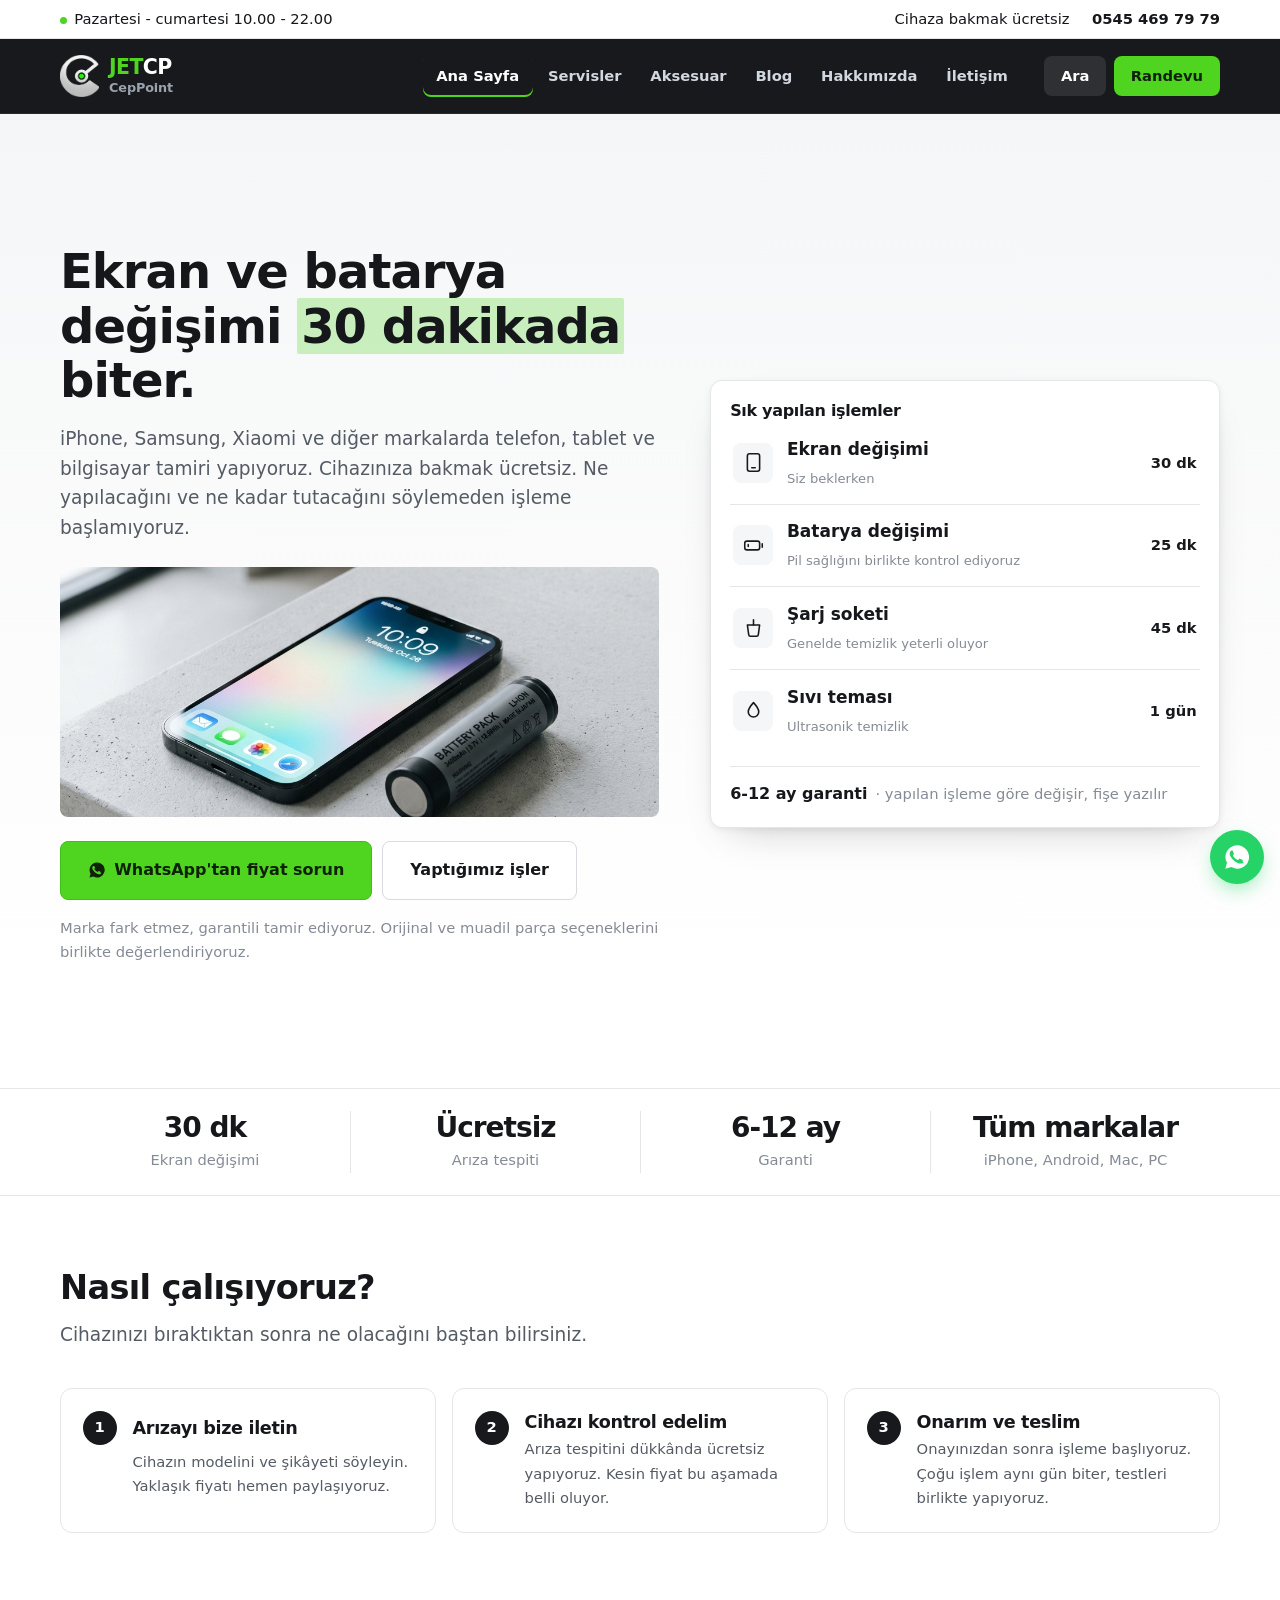
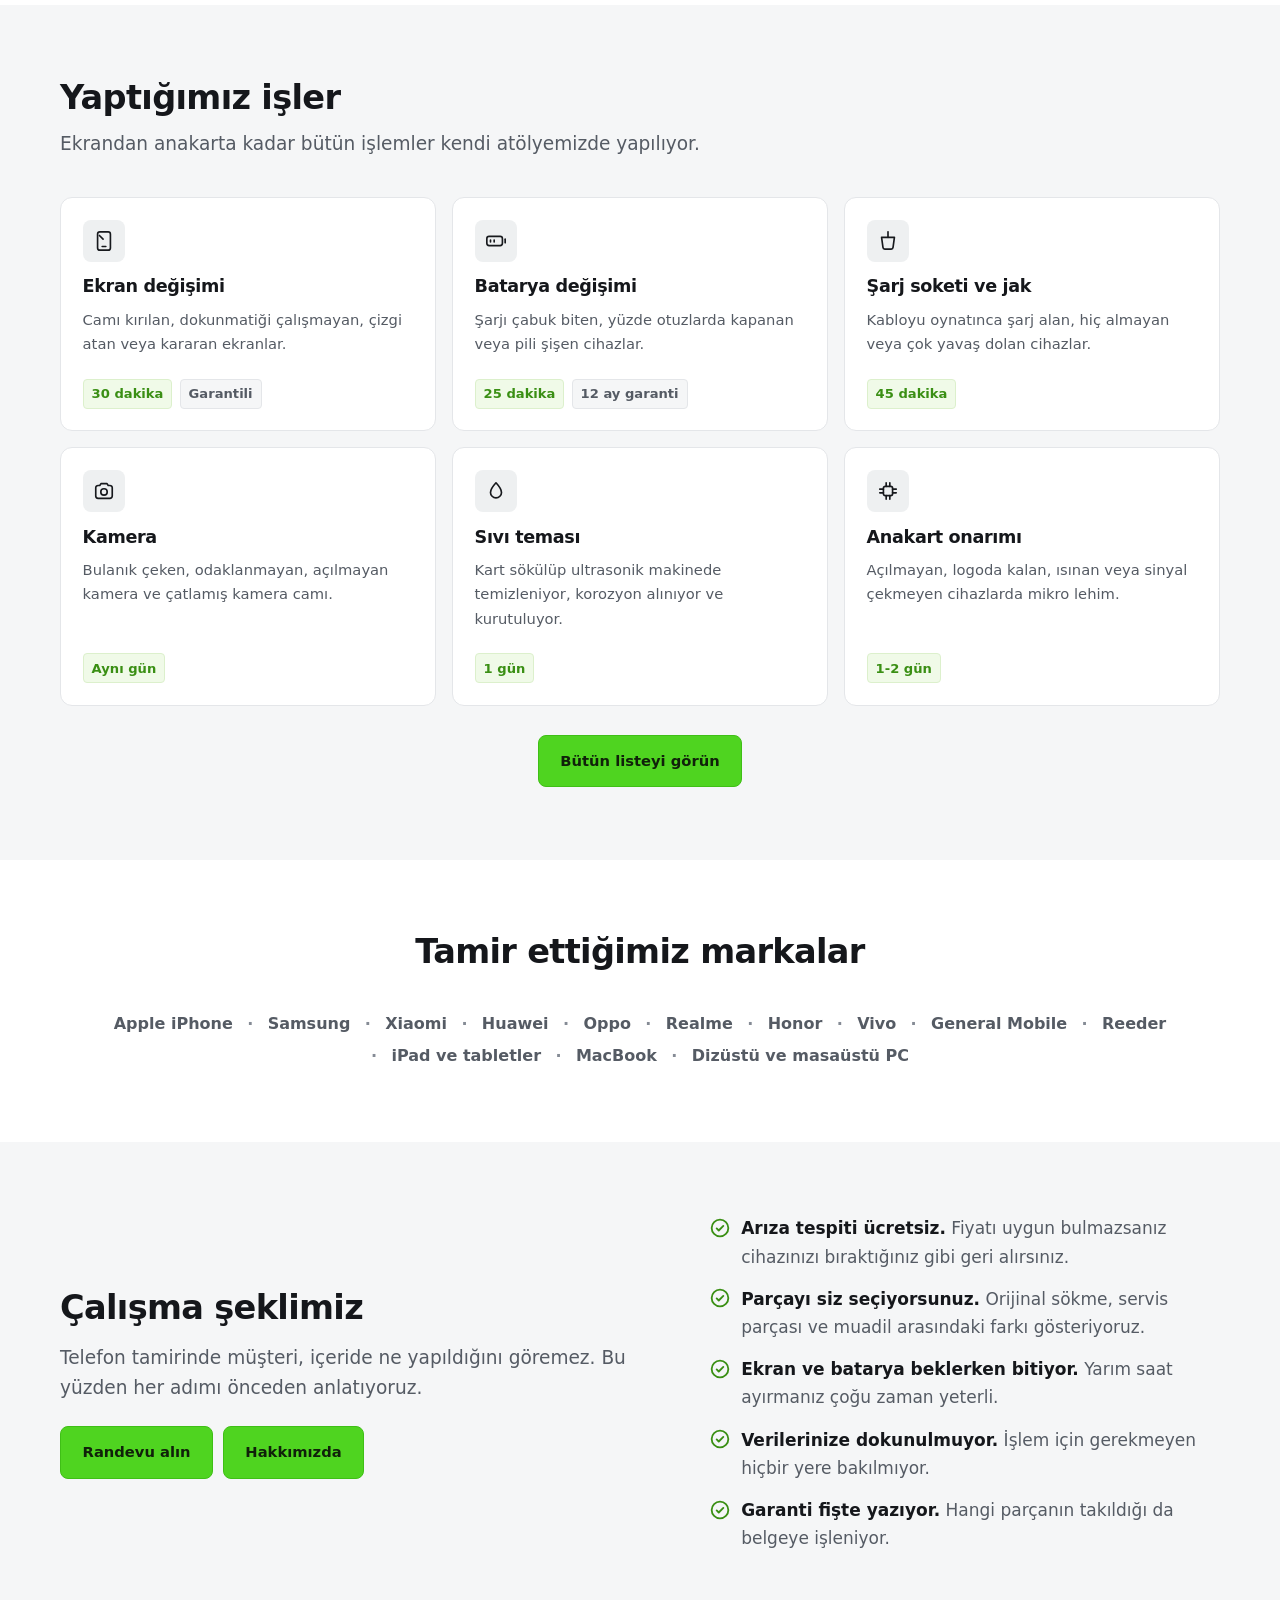
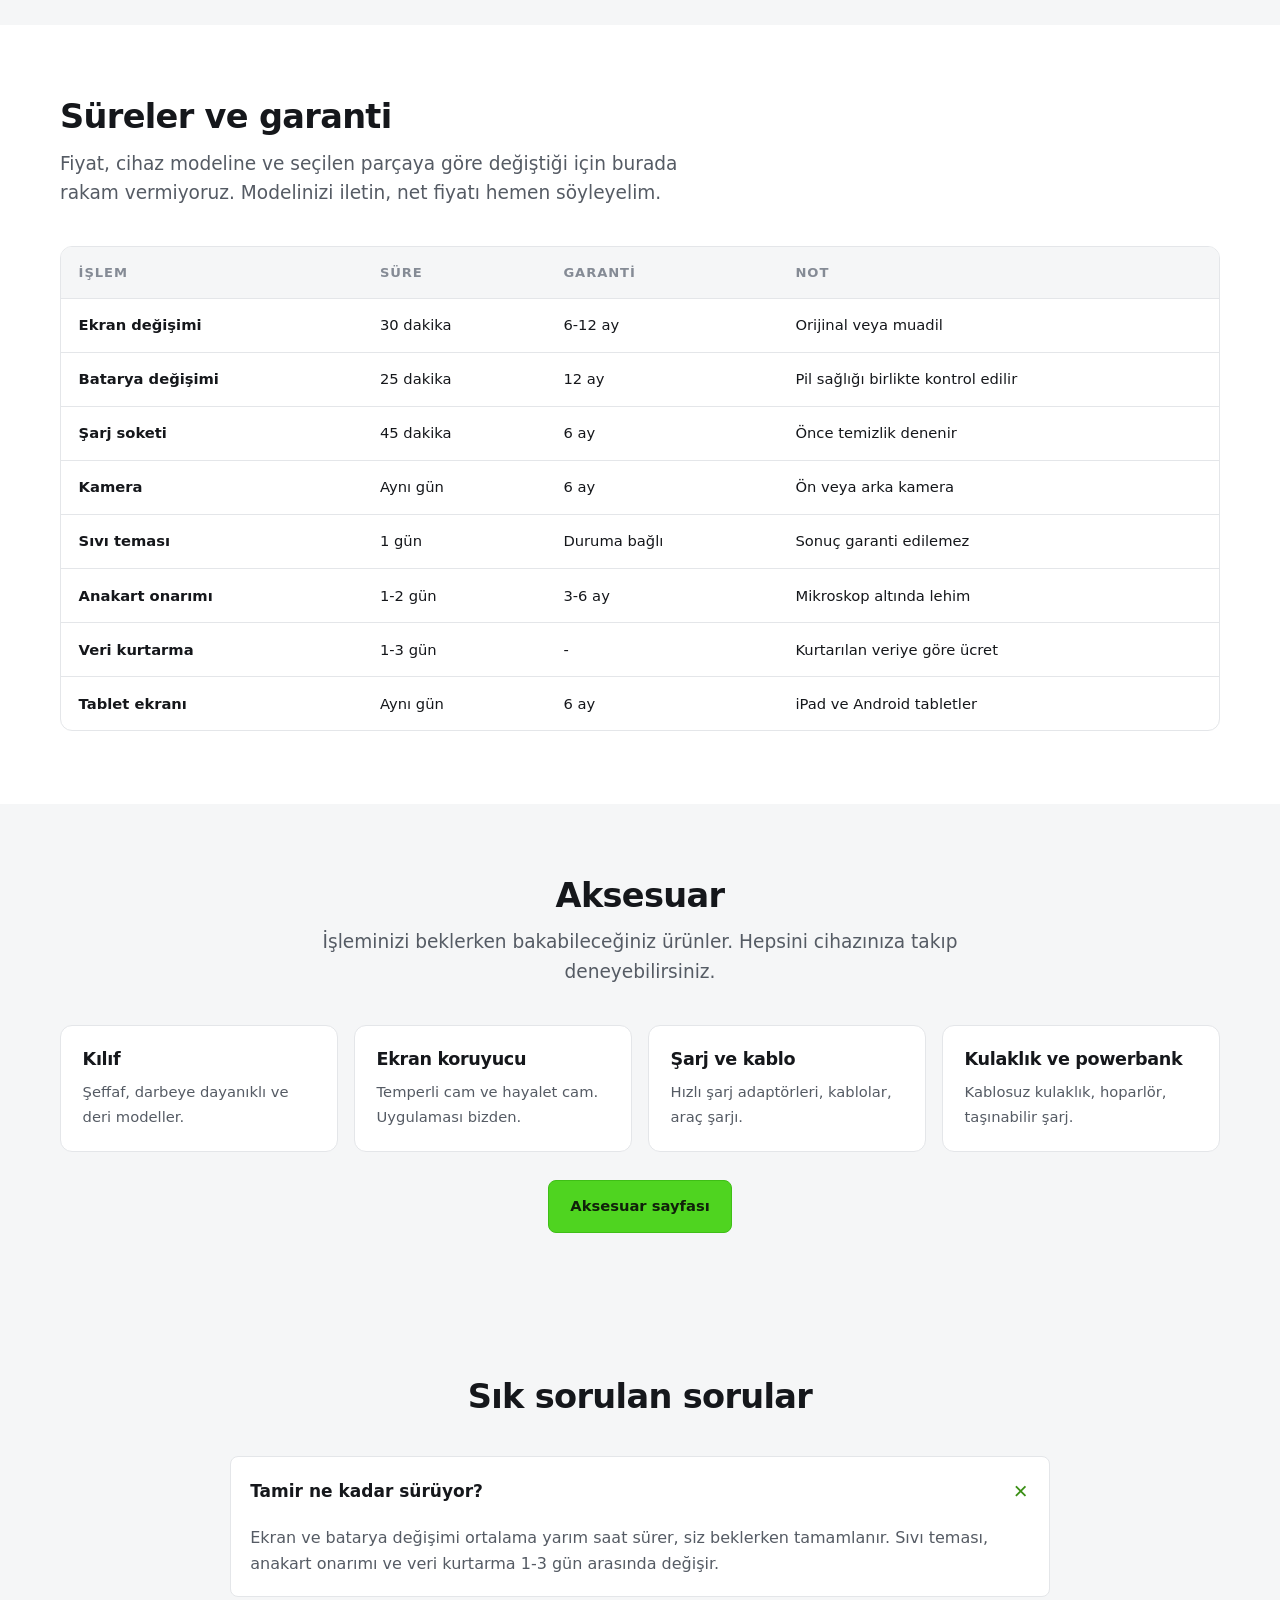
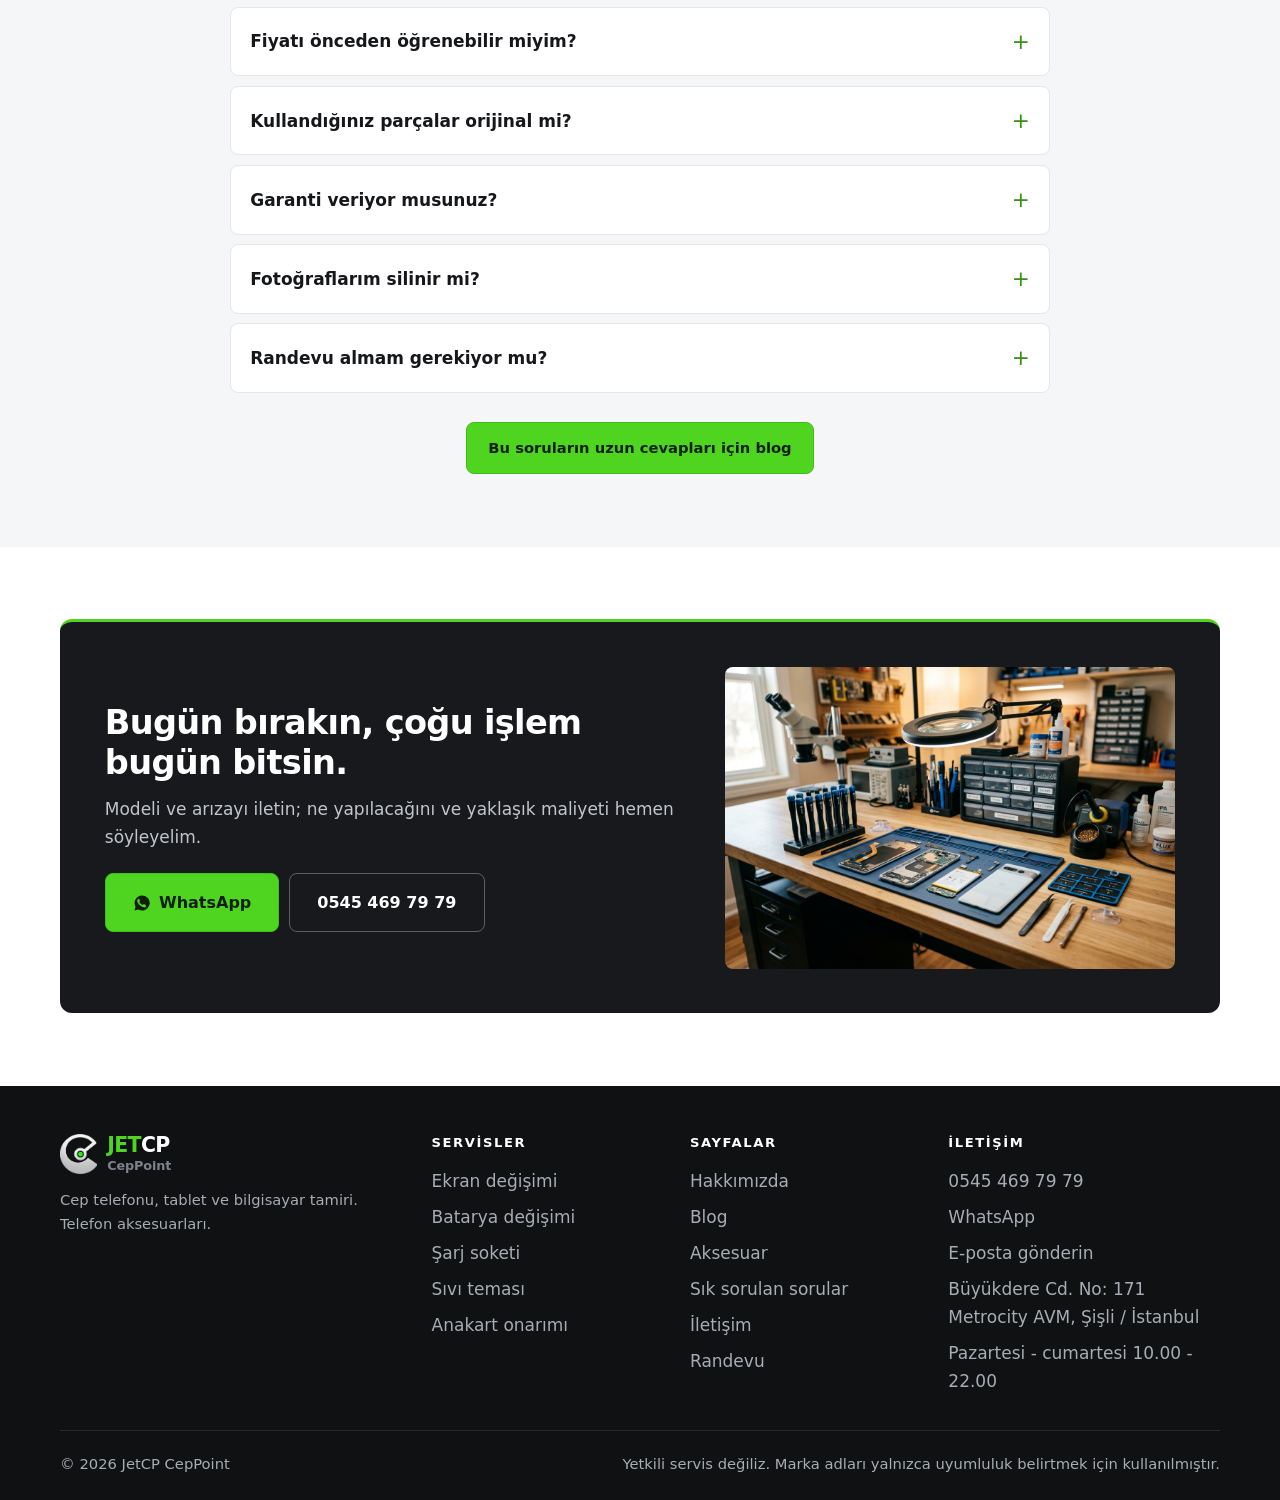
<file: index.html>
<!DOCTYPE html>
<html lang="tr">
<head>
<meta charset="utf-8">
<meta name="viewport" content="width=device-width, initial-scale=1">
<title>JetCP CepPoint | Cep Telefonu ve Tablet Tamiri - Ekran ve Batarya 30 Dakikada</title>
<meta name="description" content="JetCP CepPoint teknik servis. iPhone, Samsung, Xiaomi ve diğer markalarda ekran, batarya, şarj soketi, kamera ve anakart tamiri. Cihaza bakmak ücretsiz, çoğu işlem aynı gün biter.">
<meta name="theme-color" content="#17191d">
<link rel="icon" href="assets/img/favicon.svg" type="image/svg+xml">
<link rel="canonical" href="https://www.ceppoint.com.tr/">
<meta property="og:type" content="website">
<meta property="og:title" content="JetCP CepPoint | Cep Telefonu ve Tablet Tamiri">
<meta property="og:description" content="Ekran ve batarya 30 dakikada. Cihaza bakmak ücretsiz, fiyat baştan söylenir.">
<meta property="og:image" content="assets/img/logo3d.png">
<link rel="stylesheet" href="assets/css/style.css">
<script type="application/ld+json">
{
  "@context": "https://schema.org",
  "@type": "MobilePhoneStore",
  "name": "JetCP CepPoint",
  "image": "assets/img/logo3d.png",
  "telephone": "+90 545 469 79 79",
  "email": "leventcolakdalci6@gmail.com",
  "priceRange": "$$",
  "address": {
    "@type": "PostalAddress",
    "streetAddress": "Esentepe Mah., Büyükdere Cd. No: 171, Metrocity AVM, Kapı No: 2",
    "addressLocality": "Şişli",
    "addressRegion": "İstanbul",
    "postalCode": "34260",
    "addressCountry": "TR"
  },
  "hasMap": "https://www.google.com/maps/place//data=!4m2!3m1!1s0x14cab7251a5fc34b:0x55c447ad0d5f13d5",
  "openingHoursSpecification": [{
    "@type": "OpeningHoursSpecification",
    "dayOfWeek": ["Monday","Tuesday","Wednesday","Thursday","Friday","Saturday"],
    "opens": "10:00",
    "closes": "22:00"
  }]
}
</script>
</head>
<body>

<div class="topbar">
  <div class="wrap">
    <span><span class="dot"></span>Pazartesi - cumartesi 10.00 - 22.00</span>
    <div class="topbar-items">
      <span class="hide-sm">Cihaza bakmak ücretsiz</span>
      <a href="tel:+905454697979">0545 469 79 79</a>
    </div>
  </div>
</div>

<header class="site-header">
  <div class="wrap">
    <a class="brand" href="index.html" aria-label="JetCP CepPoint ana sayfa">
      <img class="brand-logo" src="assets/img/logo3d.png" alt="" width="385" height="420">
        <span class="brand-text">
          <span class="brand-name"><span class="g">JET</span>CP</span>
          <span class="brand-sub">CepPoint</span>
        </span>
    </a>

    <nav class="nav" id="site-nav" aria-label="Ana menü">
      <a href="index.html" aria-current="page">Ana Sayfa</a>
      <a href="servisler.html">Servisler</a>
      <a href="aksesuar.html">Aksesuar</a>
      <a href="blog.html">Blog</a>
      <a href="hakkimizda.html">Hakkımızda</a>
      <a href="iletisim.html">İletişim</a>
    </nav>

    <div class="header-cta">
      <a class="btn btn-ghost btn-sm" href="tel:+905454697979">Ara</a>
      <a class="btn btn-primary btn-sm" href="iletisim.html#randevu">Randevu</a>
      <button class="nav-toggle" type="button" aria-expanded="false" aria-controls="site-nav" aria-label="Menüyü aç">
        <span></span>
      </button>
    </div>
  </div>
</header>

<main>

<section class="hero">
  <div class="wrap">
    <div class="hero-grid">
      <div>
        <h1>Ekran ve batarya değişimi <mark>30 dakikada</mark> biter.</h1>
        <p class="lead">
          iPhone, Samsung, Xiaomi ve diğer markalarda telefon, tablet ve bilgisayar
          tamiri yapıyoruz. Cihazınıza bakmak ücretsiz. Ne yapılacağını ve ne kadar
          tutacağını söylemeden işleme başlamıyoruz.
        </p>
        <img src="assets/img/hero_screen_battery.jpg" alt="Ekran ve batarya değişimi" style="border-radius: var(--radius-sm); margin-top: 1.5rem; max-width: 100%; height: 250px; object-fit: cover; width: 100%;">
        <div class="hero-actions">
          <a class="btn btn-primary btn-lg" href="https://wa.me/905454697979?text=Merhaba%2C%20telefonum%20i%C3%A7in%20fiyat%20%C3%B6%C4%9Frenmek%20istiyorum." target="_blank" rel="noopener">
            <svg class="ico" viewBox="0 0 24 24" fill="currentColor" aria-hidden="true"><path d="M12 2a10 10 0 0 0-8.6 15L2 22l5.2-1.4A10 10 0 1 0 12 2zm5.8 14.2c-.2.7-1.4 1.3-2 1.4-.5.1-1.2.1-1.9-.1-.4-.1-1-.3-1.8-.6-3-1.3-5-4.4-5.2-4.6-.1-.2-1.2-1.6-1.2-3s.7-2.1 1-2.4c.2-.3.5-.4.7-.4h.5c.2 0 .4 0 .6.5l.8 2c.1.2.1.3 0 .5l-.4.5-.3.4c-.1.1-.2.3 0 .5.2.3.8 1.3 1.7 2.1 1.2 1 2.1 1.4 2.4 1.5.2.1.4.1.5-.1l.8-.9c.2-.2.3-.2.5-.1l2 1c.2.1.4.2.4.3.1.2.1.7-.1 1.5z"/></svg>
            WhatsApp'tan fiyat sorun
          </a>
          <a class="btn btn-ghost btn-lg" href="servisler.html">Yaptığımız işler</a>
        </div>
        <p class="hero-note">
          Marka fark etmez, garantili tamir ediyoruz. Orijinal ve muadil parça
          seçeneklerini birlikte değerlendiriyoruz.
        </p>
      </div>

      <div class="hero-card">
        <h3>Sık yapılan işlemler</h3>
        <div class="row">
          <span class="ic"><svg viewBox="0 0 24 24" fill="none" stroke="currentColor" stroke-width="1.8" stroke-linecap="round" stroke-linejoin="round"><rect x="5" y="2" width="14" height="20" rx="2.5"/><path d="M10 18h4"/></svg></span>
          <div><b>Ekran değişimi</b><br><span class="t-xs muted">Siz beklerken</span></div>
          <span class="time">30 dk</span>
        </div>
        <div class="row">
          <span class="ic"><svg viewBox="0 0 24 24" fill="none" stroke="currentColor" stroke-width="1.8" stroke-linecap="round" stroke-linejoin="round"><rect x="2" y="7" width="17" height="10" rx="2.5"/><path d="M22 10v4"/><path d="M6 11v2"/></svg></span>
          <div><b>Batarya değişimi</b><br><span class="t-xs muted">Pil sağlığını birlikte kontrol ediyoruz</span></div>
          <span class="time">25 dk</span>
        </div>
        <div class="row">
          <span class="ic"><svg viewBox="0 0 24 24" fill="none" stroke="currentColor" stroke-width="1.8" stroke-linecap="round" stroke-linejoin="round"><path d="M12 2v6"/><path d="M5 8h14l-1.5 11a2 2 0 0 1-2 1.8h-7A2 2 0 0 1 6.5 19z"/></svg></span>
          <div><b>Şarj soketi</b><br><span class="t-xs muted">Genelde temizlik yeterli oluyor</span></div>
          <span class="time">45 dk</span>
        </div>
        <div class="row">
          <span class="ic"><svg viewBox="0 0 24 24" fill="none" stroke="currentColor" stroke-width="1.8" stroke-linecap="round" stroke-linejoin="round"><path d="M12 3s6 6.5 6 10.5A6 6 0 0 1 6 13.5C6 9.5 12 3 12 3z"/></svg></span>
          <div><b>Sıvı teması</b><br><span class="t-xs muted">Ultrasonik temizlik</span></div>
          <span class="time">1 gün</span>
        </div>
        <div class="foot">
          <b>6-12 ay garanti</b> · yapılan işleme göre değişir, fişe yazılır
        </div>
      </div>
    </div>
  </div>
</section>

<div class="stats">
  <div class="wrap">
    <div class="stat"><b>30 dk</b><span>Ekran değişimi</span></div>
    <div class="stat"><b>Ücretsiz</b><span>Arıza tespiti</span></div>
    <div class="stat"><b>6-12 ay</b><span>Garanti</span></div>
    <div class="stat"><b>Tüm markalar</b><span>iPhone, Android, Mac, PC</span></div>
  </div>
</div>

<section id="nasil">
  <div class="wrap">
    <div class="section-head">
      <h2>Nasıl çalışıyoruz?</h2>
      <p class="lead">Cihazınızı bıraktıktan sonra ne olacağını baştan bilirsiniz.</p>
    </div>
    <div class="grid g-3">
      <div class="card step reveal">
        <span class="num">1</span>
        <h3>Arızayı bize iletin</h3>
        <p>Cihazın modelini ve şikâyeti söyleyin. Yaklaşık fiyatı hemen paylaşıyoruz.</p>
      </div>
      <div class="card step reveal">
        <span class="num">2</span>
        <h3>Cihazı kontrol edelim</h3>
        <p>Arıza tespitini dükkânda ücretsiz yapıyoruz. Kesin fiyat bu aşamada belli oluyor.</p>
      </div>
      <div class="card step reveal">
        <span class="num">3</span>
        <h3>Onarım ve teslim</h3>
        <p>Onayınızdan sonra işleme başlıyoruz. Çoğu işlem aynı gün biter, testleri birlikte yapıyoruz.</p>
      </div>
    </div>
  </div>
</section>

<section class="section-soft" id="servisler">
  <div class="wrap">
    <div class="section-head">
      <h2>Yaptığımız işler</h2>
      <p class="lead">Ekrandan anakarta kadar bütün işlemler kendi atölyemizde yapılıyor.</p>
    </div>

    <div class="grid g-3">
      <a class="card reveal" href="servisler.html#ekran">
        <span class="ic"><svg viewBox="0 0 24 24" fill="none" stroke="currentColor" stroke-width="1.8" stroke-linecap="round" stroke-linejoin="round"><rect x="5" y="2" width="14" height="20" rx="2.5"/><path d="M10 18h4"/><path d="m7 6 4 4"/></svg></span>
        <h3>Ekran değişimi</h3>
        <p>Camı kırılan, dokunmatiği çalışmayan, çizgi atan veya kararan ekranlar.</p>
        <span class="meta"><span class="tag">30 dakika</span><span class="tag gray">Garantili</span></span>
      </a>

      <a class="card reveal" href="servisler.html#batarya">
        <span class="ic"><svg viewBox="0 0 24 24" fill="none" stroke="currentColor" stroke-width="1.8" stroke-linecap="round" stroke-linejoin="round"><rect x="2" y="7" width="17" height="10" rx="2.5"/><path d="M22 10v4"/><path d="M6 11v2"/><path d="M10 11v2"/></svg></span>
        <h3>Batarya değişimi</h3>
        <p>Şarjı çabuk biten, yüzde otuzlarda kapanan veya pili şişen cihazlar.</p>
        <span class="meta"><span class="tag">25 dakika</span><span class="tag gray">12 ay garanti</span></span>
      </a>

      <a class="card reveal" href="servisler.html#sarj">
        <span class="ic"><svg viewBox="0 0 24 24" fill="none" stroke="currentColor" stroke-width="1.8" stroke-linecap="round" stroke-linejoin="round"><path d="M12 2v6"/><path d="M5 8h14l-1.5 11a2 2 0 0 1-2 1.8h-7A2 2 0 0 1 6.5 19z"/></svg></span>
        <h3>Şarj soketi ve jak</h3>
        <p>Kabloyu oynatınca şarj alan, hiç almayan veya çok yavaş dolan cihazlar.</p>
        <span class="meta"><span class="tag">45 dakika</span></span>
      </a>

      <a class="card reveal" href="servisler.html#kamera">
        <span class="ic"><svg viewBox="0 0 24 24" fill="none" stroke="currentColor" stroke-width="1.8" stroke-linecap="round" stroke-linejoin="round"><path d="M3 8.5A2.5 2.5 0 0 1 5.5 6h1.9l1.3-2h6.6l1.3 2h1.9A2.5 2.5 0 0 1 21 8.5v9A2.5 2.5 0 0 1 18.5 20h-13A2.5 2.5 0 0 1 3 17.5z"/><circle cx="12" cy="13" r="3.5"/></svg></span>
        <h3>Kamera</h3>
        <p>Bulanık çeken, odaklanmayan, açılmayan kamera ve çatlamış kamera camı.</p>
        <span class="meta"><span class="tag">Aynı gün</span></span>
      </a>

      <a class="card reveal" href="servisler.html#sivi">
        <span class="ic"><svg viewBox="0 0 24 24" fill="none" stroke="currentColor" stroke-width="1.8" stroke-linecap="round" stroke-linejoin="round"><path d="M12 3s6 6.5 6 10.5A6 6 0 0 1 6 13.5C6 9.5 12 3 12 3z"/></svg></span>
        <h3>Sıvı teması</h3>
        <p>Kart sökülüp ultrasonik makinede temizleniyor, korozyon alınıyor ve kurutuluyor.</p>
        <span class="meta"><span class="tag">1 gün</span></span>
      </a>

      <a class="card reveal" href="servisler.html#anakart">
        <span class="ic"><svg viewBox="0 0 24 24" fill="none" stroke="currentColor" stroke-width="1.8" stroke-linecap="round" stroke-linejoin="round"><rect x="7" y="7" width="10" height="10" rx="2"/><path d="M10 3v4M14 3v4M10 17v4M14 17v4M3 10h4M3 14h4M17 10h4M17 14h4"/></svg></span>
        <h3>Anakart onarımı</h3>
        <p>Açılmayan, logoda kalan, ısınan veya sinyal çekmeyen cihazlarda mikro lehim.</p>
        <span class="meta"><span class="tag">1-2 gün</span></span>
      </a>
    </div>

    <div class="center mt-2">
      <a class="btn btn-primary" href="servisler.html">Bütün listeyi görün</a>
    </div>
  </div>
</section>

<section>
  <div class="wrap">
    <div class="section-head center">
      <h2>Tamir ettiğimiz markalar</h2>
    </div>
    <ul class="brands reveal">
      <li>Apple iPhone</li><li>Samsung</li><li>Xiaomi</li><li>Huawei</li><li>Oppo</li>
      <li>Realme</li><li>Honor</li><li>Vivo</li><li>General Mobile</li><li>Reeder</li>
      <li>iPad ve tabletler</li><li>MacBook</li><li>Dizüstü ve masaüstü PC</li>
    </ul>
  </div>
</section>

<section class="section-soft">
  <div class="wrap">
    <div class="hero-grid">
      <div>
        <h2>Çalışma şeklimiz</h2>
        <p class="lead mt-1">
          Telefon tamirinde müşteri, içeride ne yapıldığını göremez. Bu yüzden her
          adımı önceden anlatıyoruz.
        </p>
        <div class="hero-actions">
          <a class="btn btn-primary" href="iletisim.html#randevu">Randevu alın</a>
          <a class="btn btn-primary" href="hakkimizda.html">Hakkımızda</a>
        </div>
      </div>

      <ul class="checks reveal">
        <li>
          <svg viewBox="0 0 24 24" fill="none" stroke="currentColor" stroke-width="2.2" stroke-linecap="round" stroke-linejoin="round"><circle cx="12" cy="12" r="10"/><path d="m8 12.5 2.5 2.5L16 9.5"/></svg>
          <div><b>Arıza tespiti ücretsiz.</b> Fiyatı uygun bulmazsanız cihazınızı bıraktığınız gibi geri alırsınız.</div>
        </li>
        <li>
          <svg viewBox="0 0 24 24" fill="none" stroke="currentColor" stroke-width="2.2" stroke-linecap="round" stroke-linejoin="round"><circle cx="12" cy="12" r="10"/><path d="m8 12.5 2.5 2.5L16 9.5"/></svg>
          <div><b>Parçayı siz seçiyorsunuz.</b> Orijinal sökme, servis parçası ve muadil arasındaki farkı gösteriyoruz.</div>
        </li>
        <li>
          <svg viewBox="0 0 24 24" fill="none" stroke="currentColor" stroke-width="2.2" stroke-linecap="round" stroke-linejoin="round"><circle cx="12" cy="12" r="10"/><path d="m8 12.5 2.5 2.5L16 9.5"/></svg>
          <div><b>Ekran ve batarya beklerken bitiyor.</b> Yarım saat ayırmanız çoğu zaman yeterli.</div>
        </li>
        <li>
          <svg viewBox="0 0 24 24" fill="none" stroke="currentColor" stroke-width="2.2" stroke-linecap="round" stroke-linejoin="round"><circle cx="12" cy="12" r="10"/><path d="m8 12.5 2.5 2.5L16 9.5"/></svg>
          <div><b>Verilerinize dokunulmuyor.</b> İşlem için gerekmeyen hiçbir yere bakılmıyor.</div>
        </li>
        <li>
          <svg viewBox="0 0 24 24" fill="none" stroke="currentColor" stroke-width="2.2" stroke-linecap="round" stroke-linejoin="round"><circle cx="12" cy="12" r="10"/><path d="m8 12.5 2.5 2.5L16 9.5"/></svg>
          <div><b>Garanti fişte yazıyor.</b> Hangi parçanın takıldığı da belgeye işleniyor.</div>
        </li>
      </ul>
    </div>
  </div>
</section>

<section id="sureler">
  <div class="wrap">
    <div class="section-head">
      <h2>Süreler ve garanti</h2>
      <p class="lead">
        Fiyat, cihaz modeline ve seçilen parçaya göre değiştiği için burada rakam
        vermiyoruz. Modelinizi iletin, net fiyatı hemen söyleyelim.
      </p>
    </div>
    <div class="table-wrap reveal">
      <table>
        <thead>
          <tr><th>İşlem</th><th>Süre</th><th>Garanti</th><th>Not</th></tr>
        </thead>
        <tbody>
          <tr><td>Ekran değişimi</td><td>30 dakika</td><td>6-12 ay</td><td>Orijinal veya muadil</td></tr>
          <tr><td>Batarya değişimi</td><td>25 dakika</td><td>12 ay</td><td>Pil sağlığı birlikte kontrol edilir</td></tr>
          <tr><td>Şarj soketi</td><td>45 dakika</td><td>6 ay</td><td>Önce temizlik denenir</td></tr>
          <tr><td>Kamera</td><td>Aynı gün</td><td>6 ay</td><td>Ön veya arka kamera</td></tr>
          <tr><td>Sıvı teması</td><td>1 gün</td><td>Duruma bağlı</td><td>Sonuç garanti edilemez</td></tr>
          <tr><td>Anakart onarımı</td><td>1-2 gün</td><td>3-6 ay</td><td>Mikroskop altında lehim</td></tr>
          <tr><td>Veri kurtarma</td><td>1-3 gün</td><td>-</td><td>Kurtarılan veriye göre ücret</td></tr>
          <tr><td>Tablet ekranı</td><td>Aynı gün</td><td>6 ay</td><td>iPad ve Android tabletler</td></tr>
        </tbody>
      </table>
    </div>
  </div>
</section>

<section class="section-soft">
  <div class="wrap">
    <div class="section-head center">
      <h2>Aksesuar</h2>
      <p class="lead">İşleminizi beklerken bakabileceğiniz ürünler. Hepsini cihazınıza takıp deneyebilirsiniz.</p>
    </div>
    <div class="grid g-4">
      <a class="card reveal" href="aksesuar.html#kilif"><h3>Kılıf</h3><p>Şeffaf, darbeye dayanıklı ve deri modeller.</p></a>
      <a class="card reveal" href="aksesuar.html#ekran-koruyucu"><h3>Ekran koruyucu</h3><p>Temperli cam ve hayalet cam. Uygulaması bizden.</p></a>
      <a class="card reveal" href="aksesuar.html#sarj"><h3>Şarj ve kablo</h3><p>Hızlı şarj adaptörleri, kablolar, araç şarjı.</p></a>
      <a class="card reveal" href="aksesuar.html#kulaklik"><h3>Kulaklık ve powerbank</h3><p>Kablosuz kulaklık, hoparlör, taşınabilir şarj.</p></a>
    </div>
    <div class="center mt-2"><a class="btn btn-primary" href="aksesuar.html">Aksesuar sayfası</a></div>
  </div>
</section>


<section class="section-soft" id="sss">
  <div class="wrap">
    <div class="section-head center">
      <h2>Sık sorulan sorular</h2>
    </div>
    <div class="faq">
      <details open>
        <summary>Tamir ne kadar sürüyor?</summary>
        <p>Ekran ve batarya değişimi ortalama yarım saat sürer, siz beklerken tamamlanır. Sıvı teması, anakart onarımı ve veri kurtarma 1-3 gün arasında değişir.</p>
      </details>
      <details>
        <summary>Fiyatı önceden öğrenebilir miyim?</summary>
        <p>Modeli ve şikâyeti WhatsApp'tan iletin, yaklaşık fiyatı hemen söyleyelim. Kesin fiyat, cihaza baktıktan sonra netleşir ve onayınız olmadan işleme başlanmaz.</p>
      </details>
      <details>
        <summary>Kullandığınız parçalar orijinal mi?</summary>
        <p>Modele ve stok durumuna göre orijinal sökme, servis parçası veya muadil seçeneği sunuyoruz. Aradaki farkı anlatıyoruz, tercihi siz yapıyorsunuz. Takılan parça fişinize yazılır.</p>
      </details>
      <details>
        <summary>Garanti veriyor musunuz?</summary>
        <p>Evet. Yapılan işleme göre 6 ile 12 ay arasında değişiyor ve yazılı olarak veriliyor. Sonradan oluşan darbe ve sıvı teması garanti kapsamı dışındadır.</p>
      </details>
      <details>
        <summary>Fotoğraflarım silinir mi?</summary>
        <p>Ekran, batarya ve kamera gibi donanım işlemlerinde verilerinize dokunulmaz. Yine de cihazınızı bırakmadan önce yedek almanızı öneriyoruz. Yazılım işlemlerinde veri kaybı riski varsa önceden bildiriyoruz.</p>
      </details>
      <details>
        <summary>Randevu almam gerekiyor mu?</summary>
        <p>Gerekmiyor, doğrudan gelebilirsiniz. Önceden haber verirseniz parçayı hazır eder, beklemenizi kısaltırız.</p>
      </details>
    </div>
    <p class="center mt-2">
      <a class="btn btn-primary" href="blog.html">Bu soruların uzun cevapları için blog</a>
    </p>
  </div>
</section>

<section>
  <div class="wrap">
    <div class="cta-band reveal">
      <div class="cta-content">
        <h2>Bugün bırakın, çoğu işlem bugün bitsin.</h2>
        <p>Modeli ve arızayı iletin; ne yapılacağını ve yaklaşık maliyeti hemen söyleyelim.</p>
        <div class="hero-actions">
          <a class="btn btn-primary btn-lg" href="https://wa.me/905454697979" target="_blank" rel="noopener">
            <svg class="ico" viewBox="0 0 24 24" fill="currentColor" aria-hidden="true"><path d="M12 2a10 10 0 0 0-8.6 15L2 22l5.2-1.4A10 10 0 1 0 12 2zm5.8 14.2c-.2.7-1.4 1.3-2 1.4-.5.1-1.2.1-1.9-.1-.4-.1-1-.3-1.8-.6-3-1.3-5-4.4-5.2-4.6-.1-.2-1.2-1.6-1.2-3s.7-2.1 1-2.4c.2-.3.5-.4.7-.4h.5c.2 0 .4 0 .6.5l.8 2c.1.2.1.3 0 .5l-.4.5-.3.4c-.1.1-.2.3 0 .5.2.3.8 1.3 1.7 2.1 1.2 1 2.1 1.4 2.4 1.5.2.1.4.1.5-.1l.8-.9c.2-.2.3-.2.5-.1l2 1c.2.1.4.2.4.3.1.2.1.7-.1 1.5z"/></svg>
            WhatsApp
          </a>
          <a class="btn btn-ghost btn-lg" href="tel:+905454697979">0545 469 79 79</a>
        </div>
      </div>
      <img src="assets/img/repair_cta.jpg" alt="Telefon tamiri" class="cta-img">
    </div>
  </div>
</section>

</main>

<footer class="site-footer">
  <div class="wrap">
    <div class="footer-grid">
      <div>
        <a class="brand" href="index.html" style="margin:0">
          <img class="brand-logo" src="assets/img/logo3d.png" alt="" width="385" height="420">
        <span class="brand-text">
          <span class="brand-name"><span class="g">JET</span>CP</span>
          <span class="brand-sub">CepPoint</span>
        </span>
        </a>
        <p>Cep telefonu, tablet ve bilgisayar tamiri. Telefon aksesuarları.</p>
      </div>

      <div>
        <h4>Servisler</h4>
        <ul>
          <li><a href="servisler.html#ekran">Ekran değişimi</a></li>
          <li><a href="servisler.html#batarya">Batarya değişimi</a></li>
          <li><a href="servisler.html#sarj">Şarj soketi</a></li>
          <li><a href="servisler.html#sivi">Sıvı teması</a></li>
          <li><a href="servisler.html#anakart">Anakart onarımı</a></li>
        </ul>
      </div>

      <div>
        <h4>Sayfalar</h4>
        <ul>
          <li><a href="hakkimizda.html">Hakkımızda</a></li>
          <li><a href="blog.html">Blog</a></li>
          <li><a href="aksesuar.html">Aksesuar</a></li>
          <li><a href="index.html#sss">Sık sorulan sorular</a></li>
          <li><a href="iletisim.html">İletişim</a></li>
          <li><a href="iletisim.html#randevu">Randevu</a></li>
        </ul>
      </div>

      <div>
        <h4>İletişim</h4>
        <ul>
          <li><a href="tel:+905454697979">0545 469 79 79</a></li>
          <li><a href="https://wa.me/905454697979" target="_blank" rel="noopener">WhatsApp</a></li>
          <li><a href="mailto:leventcolakdalci6@gmail.com">E-posta gönderin</a></li>
          <!-- ADRESİ BURAYA YAZIN -->
          <li>Büyükdere Cd. No: 171<br>Metrocity AVM, Şişli / İstanbul</li>
          <li>Pazartesi - cumartesi 10.00 - 22.00</li>
        </ul>
      </div>
    </div>

    <div class="footer-bottom">
      <span>&copy; <span id="yil">2026</span> JetCP CepPoint</span>
      <span>Yetkili servis değiliz. Marka adları yalnızca uyumluluk belirtmek için kullanılmıştır.</span>
    </div>
  </div>
</footer>

<a class="fab" href="https://wa.me/905454697979" target="_blank" rel="noopener" aria-label="WhatsApp ile yazın">
  <svg viewBox="0 0 24 24" fill="currentColor" aria-hidden="true"><path d="M12 2a10 10 0 0 0-8.6 15L2 22l5.2-1.4A10 10 0 1 0 12 2zm5.8 14.2c-.2.7-1.4 1.3-2 1.4-.5.1-1.2.1-1.9-.1-.4-.1-1-.3-1.8-.6-3-1.3-5-4.4-5.2-4.6-.1-.2-1.2-1.6-1.2-3s.7-2.1 1-2.4c.2-.3.5-.4.7-.4h.5c.2 0 .4 0 .6.5l.8 2c.1.2.1.3 0 .5l-.4.5-.3.4c-.1.1-.2.3 0 .5.2.3.8 1.3 1.7 2.1 1.2 1 2.1 1.4 2.4 1.5.2.1.4.1.5-.1l.8-.9c.2-.2.3-.2.5-.1l2 1c.2.1.4.2.4.3.1.2.1.7-.1 1.5z"/></svg>
</a>

<script src="assets/js/main.js"></script>
</body>
</html>
</file>
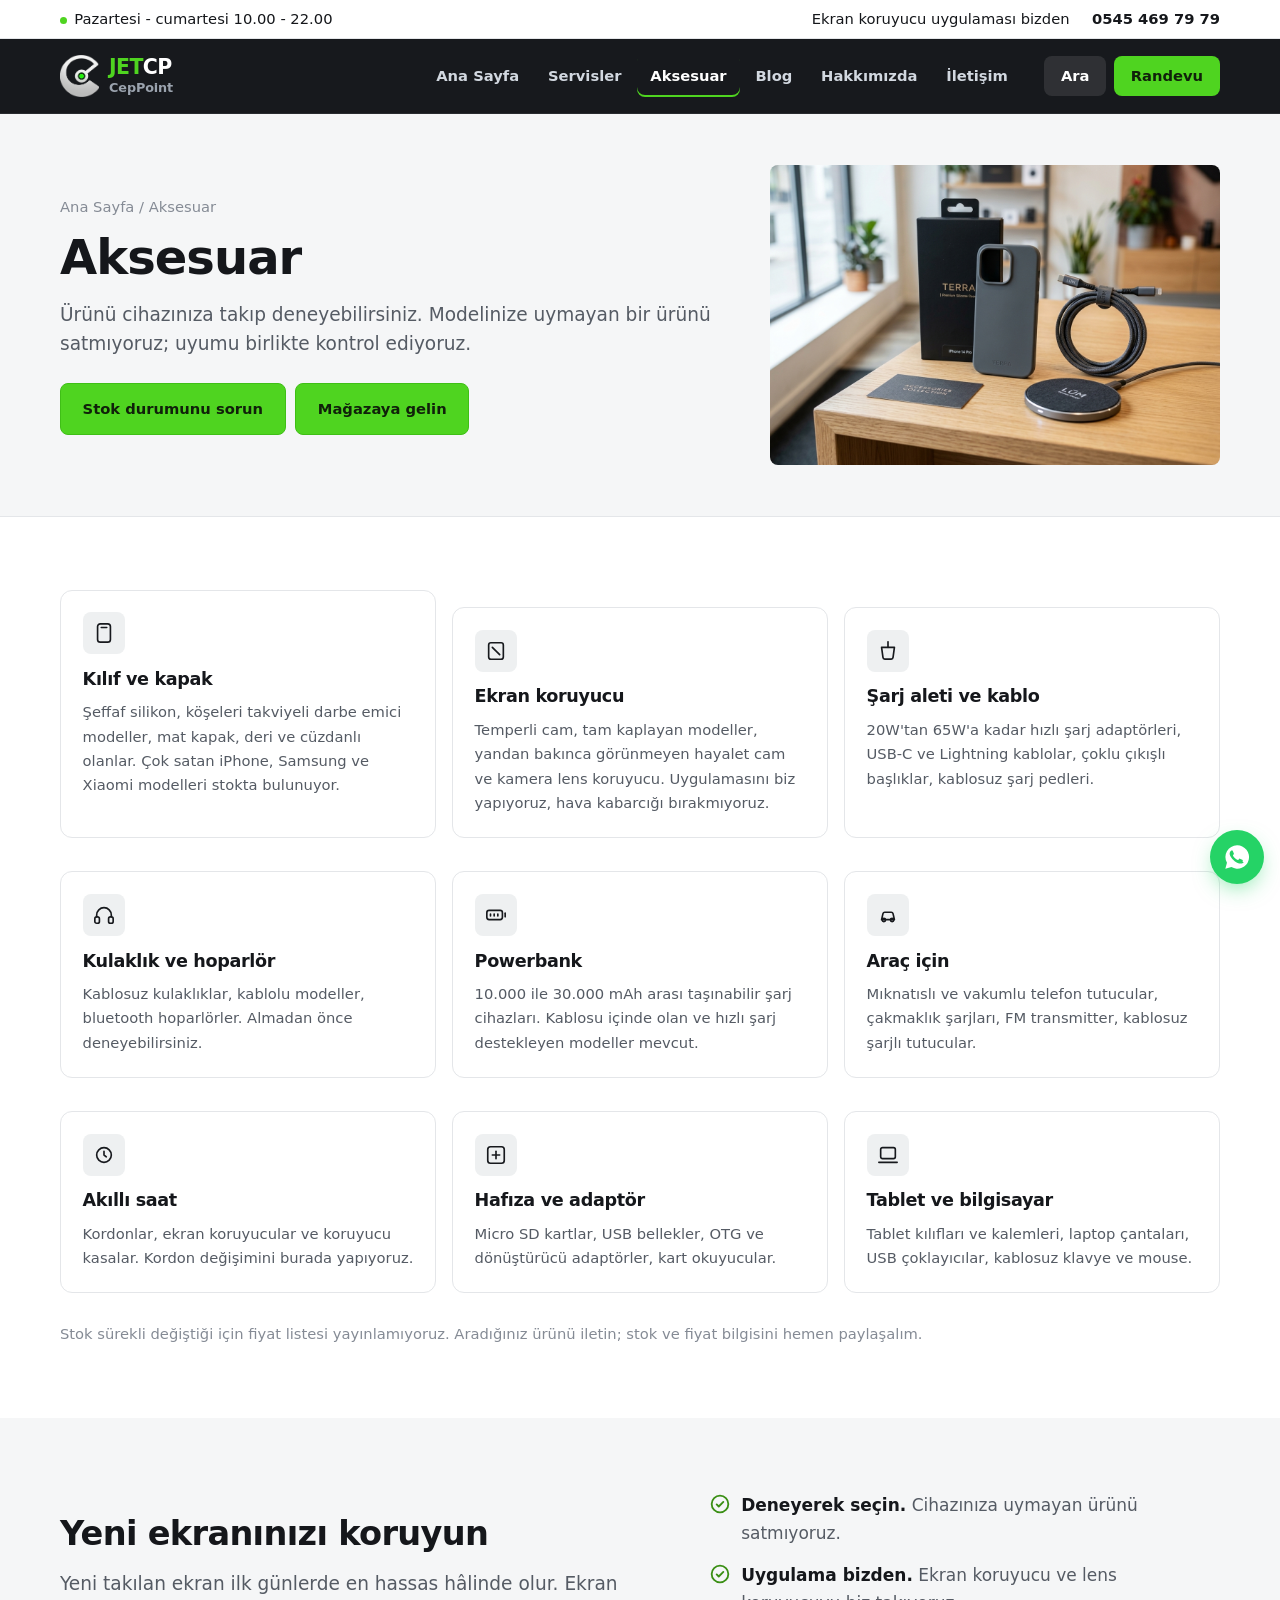
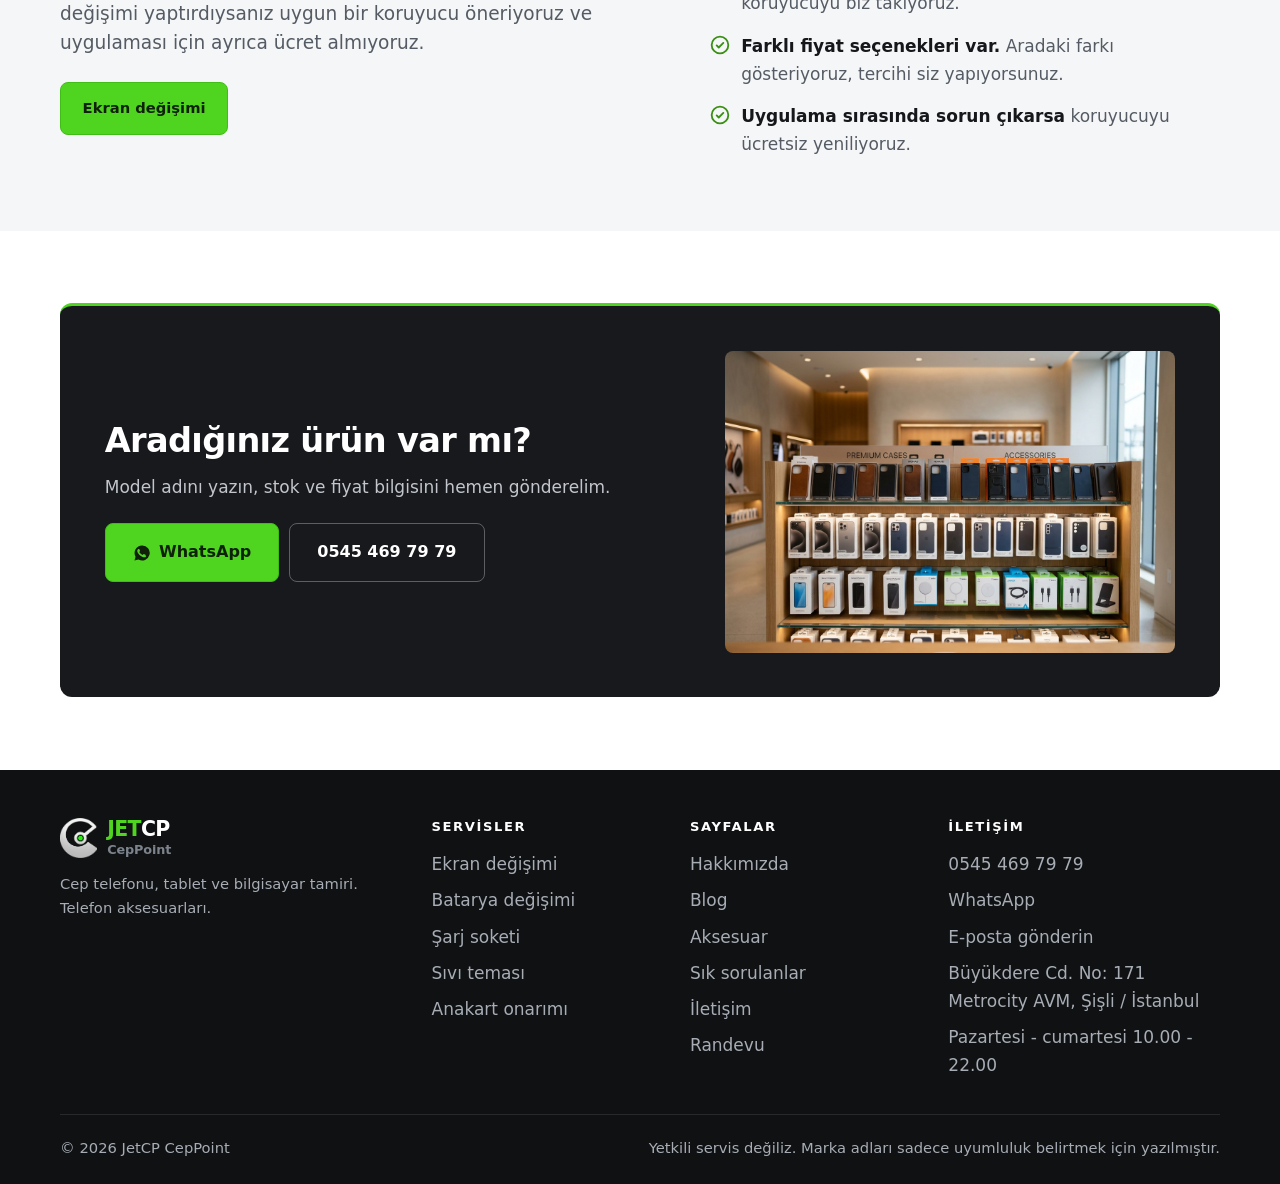
<file: aksesuar.html>
<!DOCTYPE html>
<html lang="tr">
<head>
<meta charset="utf-8">
<meta name="viewport" content="width=device-width, initial-scale=1">
<title>Aksesuar | JetCP CepPoint - Kılıf, Ekran Koruyucu, Şarj, Kulaklık</title>
<meta name="description" content="Telefon aksesuarları: kılıf, temperli ekran koruyucu, hızlı şarj aleti, kablo, powerbank, kablosuz kulaklık, araç tutucu ve hafıza kartı.">
<meta name="theme-color" content="#17191d">
<link rel="icon" href="assets/img/favicon.svg" type="image/svg+xml">
<link rel="stylesheet" href="assets/css/style.css">
</head>
<body>

<div class="topbar">
  <div class="wrap">
    <span><span class="dot"></span>Pazartesi - cumartesi 10.00 - 22.00</span>
    <div class="topbar-items">
      <span class="hide-sm">Ekran koruyucu uygulaması bizden</span>
      <a href="tel:+905454697979">0545 469 79 79</a>
    </div>
  </div>
</div>

<header class="site-header">
  <div class="wrap">
    <a class="brand" href="index.html" aria-label="JetCP CepPoint ana sayfa">
      <img class="brand-logo" src="assets/img/logo3d.png" alt="" width="385" height="420">
        <span class="brand-text">
          <span class="brand-name"><span class="g">JET</span>CP</span>
          <span class="brand-sub">CepPoint</span>
        </span>
    </a>
    <nav class="nav" id="site-nav" aria-label="Ana menü">
      <a href="index.html">Ana Sayfa</a>
      <a href="servisler.html">Servisler</a>
      <a href="aksesuar.html" aria-current="page">Aksesuar</a>
      <a href="blog.html">Blog</a>
      <a href="hakkimizda.html">Hakkımızda</a>
      <a href="iletisim.html">İletişim</a>
    </nav>
    <div class="header-cta">
      <a class="btn btn-ghost btn-sm" href="tel:+905454697979">Ara</a>
      <a class="btn btn-primary btn-sm" href="iletisim.html#randevu">Randevu</a>
      <button class="nav-toggle" type="button" aria-expanded="false" aria-controls="site-nav" aria-label="Menüyü aç"><span></span></button>
    </div>
  </div>
</header>

<main>

<div class="page-head">
  <div class="wrap">
    <div class="page-head-content">
      <p class="crumb"><a href="index.html">Ana Sayfa</a> / Aksesuar</p>
      <h1>Aksesuar</h1>
      <p class="lead mt-1 maxw">
        Ürünü cihazınıza takıp deneyebilirsiniz. Modelinize uymayan bir ürünü
        satmıyoruz; uyumu birlikte kontrol ediyoruz.
      </p>
      <div class="hero-actions">
        <a class="btn btn-primary" href="https://wa.me/905454697979?text=Merhaba%2C%20aksesuar%20stok%20durumunu%20%C3%B6%C4%9Frenmek%20istiyorum." target="_blank" rel="noopener">Stok durumunu sorun</a>
        <a class="btn btn-primary" href="iletisim.html">Mağazaya gelin</a>
      </div>
    </div>
    <img src="assets/img/accessories_hero.jpg" alt="Telefon aksesuarları" class="page-head-img">
  </div>
</div>

<section>
  <div class="wrap">
    <div class="grid g-3">
      <article class="card hoverable reveal" id="kilif">
        <span class="ic"><svg viewBox="0 0 24 24" fill="none" stroke="currentColor" stroke-width="1.8" stroke-linecap="round" stroke-linejoin="round"><rect x="5" y="2" width="14" height="20" rx="3"/><path d="M9 6h6"/></svg></span>
        <h3>Kılıf ve kapak</h3>
        <p>Şeffaf silikon, köşeleri takviyeli darbe emici modeller, mat kapak, deri ve cüzdanlı olanlar. Çok satan iPhone, Samsung ve Xiaomi modelleri stokta bulunuyor.</p>
      </article>

      <article class="card hoverable reveal" id="ekran-koruyucu">
        <span class="ic"><svg viewBox="0 0 24 24" fill="none" stroke="currentColor" stroke-width="1.8" stroke-linecap="round" stroke-linejoin="round"><rect x="4" y="3" width="16" height="18" rx="2.5"/><path d="m8 8 8 8"/></svg></span>
        <h3>Ekran koruyucu</h3>
        <p>Temperli cam, tam kaplayan modeller, yandan bakınca görünmeyen hayalet cam ve kamera lens koruyucu. Uygulamasını biz yapıyoruz, hava kabarcığı bırakmıyoruz.</p>
      </article>

      <article class="card hoverable reveal" id="sarj">
        <span class="ic"><svg viewBox="0 0 24 24" fill="none" stroke="currentColor" stroke-width="1.8" stroke-linecap="round" stroke-linejoin="round"><path d="M12 2v6"/><path d="M5 8h14l-1.5 11a2 2 0 0 1-2 1.8h-7A2 2 0 0 1 6.5 19z"/></svg></span>
        <h3>Şarj aleti ve kablo</h3>
        <p>20W'tan 65W'a kadar hızlı şarj adaptörleri, USB-C ve Lightning kablolar, çoklu çıkışlı başlıklar, kablosuz şarj pedleri.</p>
      </article>

      <article class="card hoverable reveal" id="kulaklik">
        <span class="ic"><svg viewBox="0 0 24 24" fill="none" stroke="currentColor" stroke-width="1.8" stroke-linecap="round" stroke-linejoin="round"><path d="M4 14v-2a8 8 0 0 1 16 0v2"/><rect x="2" y="14" width="5" height="7" rx="2"/><rect x="17" y="14" width="5" height="7" rx="2"/></svg></span>
        <h3>Kulaklık ve hoparlör</h3>
        <p>Kablosuz kulaklıklar, kablolu modeller, bluetooth hoparlörler. Almadan önce deneyebilirsiniz.</p>
      </article>

      <article class="card hoverable reveal" id="powerbank">
        <span class="ic"><svg viewBox="0 0 24 24" fill="none" stroke="currentColor" stroke-width="1.8" stroke-linecap="round" stroke-linejoin="round"><rect x="2" y="7" width="17" height="10" rx="2.5"/><path d="M22 10v4"/><path d="M6 11v2M10 11v2M14 11v2"/></svg></span>
        <h3>Powerbank</h3>
        <p>10.000 ile 30.000 mAh arası taşınabilir şarj cihazları. Kablosu içinde olan ve hızlı şarj destekleyen modeller mevcut.</p>
      </article>

      <article class="card hoverable reveal" id="arac">
        <span class="ic"><svg viewBox="0 0 24 24" fill="none" stroke="currentColor" stroke-width="1.8" stroke-linecap="round" stroke-linejoin="round"><path d="M5 17h14l-1.5-6.5a2 2 0 0 0-2-1.5h-7a2 2 0 0 0-2 1.5z"/><circle cx="7.5" cy="17.5" r="1.8"/><circle cx="16.5" cy="17.5" r="1.8"/></svg></span>
        <h3>Araç için</h3>
        <p>Mıknatıslı ve vakumlu telefon tutucular, çakmaklık şarjları, FM transmitter, kablosuz şarjlı tutucular.</p>
      </article>

      <article class="card hoverable reveal" id="saat">
        <span class="ic"><svg viewBox="0 0 24 24" fill="none" stroke="currentColor" stroke-width="1.8" stroke-linecap="round" stroke-linejoin="round"><circle cx="12" cy="12" r="8"/><path d="M12 8v4l2.5 2"/></svg></span>
        <h3>Akıllı saat</h3>
        <p>Kordonlar, ekran koruyucular ve koruyucu kasalar. Kordon değişimini burada yapıyoruz.</p>
      </article>

      <article class="card hoverable reveal" id="hafiza">
        <span class="ic"><svg viewBox="0 0 24 24" fill="none" stroke="currentColor" stroke-width="1.8" stroke-linecap="round" stroke-linejoin="round"><rect x="3" y="3" width="18" height="18" rx="3"/><path d="M8 12h8"/><path d="M12 8v8"/></svg></span>
        <h3>Hafıza ve adaptör</h3>
        <p>Micro SD kartlar, USB bellekler, OTG ve dönüştürücü adaptörler, kart okuyucular.</p>
      </article>

      <article class="card hoverable reveal" id="tablet">
        <span class="ic"><svg viewBox="0 0 24 24" fill="none" stroke="currentColor" stroke-width="1.8" stroke-linecap="round" stroke-linejoin="round"><rect x="4" y="4" width="16" height="12" rx="2"/><path d="M2 20h20"/></svg></span>
        <h3>Tablet ve bilgisayar</h3>
        <p>Tablet kılıfları ve kalemleri, laptop çantaları, USB çoklayıcılar, kablosuz klavye ve mouse.</p>
      </article>
    </div>

    <p class="form-note mt-2">
      Stok sürekli değiştiği için fiyat listesi yayınlamıyoruz. Aradığınız ürünü
      iletin; stok ve fiyat bilgisini hemen paylaşalım.
    </p>
  </div>
</section>

<section class="section-soft">
  <div class="wrap">
    <div class="hero-grid">
      <div>
        <h2>Yeni ekranınızı koruyun</h2>
        <p class="lead mt-1">
          Yeni takılan ekran ilk günlerde en hassas hâlinde olur. Ekran değişimi
          yaptırdıysanız uygun bir koruyucu öneriyoruz ve uygulaması için ayrıca
          ücret almıyoruz.
        </p>
        <div class="hero-actions">
          <a class="btn btn-primary" href="servisler.html#ekran">Ekran değişimi</a>
        </div>
      </div>
      <ul class="checks reveal">
        <li><svg viewBox="0 0 24 24" fill="none" stroke="currentColor" stroke-width="2.2" stroke-linecap="round" stroke-linejoin="round"><circle cx="12" cy="12" r="10"/><path d="m8 12.5 2.5 2.5L16 9.5"/></svg><div><b>Deneyerek seçin.</b> Cihazınıza uymayan ürünü satmıyoruz.</div></li>
        <li><svg viewBox="0 0 24 24" fill="none" stroke="currentColor" stroke-width="2.2" stroke-linecap="round" stroke-linejoin="round"><circle cx="12" cy="12" r="10"/><path d="m8 12.5 2.5 2.5L16 9.5"/></svg><div><b>Uygulama bizden.</b> Ekran koruyucu ve lens koruyucuyu biz takıyoruz.</div></li>
        <li><svg viewBox="0 0 24 24" fill="none" stroke="currentColor" stroke-width="2.2" stroke-linecap="round" stroke-linejoin="round"><circle cx="12" cy="12" r="10"/><path d="m8 12.5 2.5 2.5L16 9.5"/></svg><div><b>Farklı fiyat seçenekleri var.</b> Aradaki farkı gösteriyoruz, tercihi siz yapıyorsunuz.</div></li>
        <li><svg viewBox="0 0 24 24" fill="none" stroke="currentColor" stroke-width="2.2" stroke-linecap="round" stroke-linejoin="round"><circle cx="12" cy="12" r="10"/><path d="m8 12.5 2.5 2.5L16 9.5"/></svg><div><b>Uygulama sırasında sorun çıkarsa</b> koruyucuyu ücretsiz yeniliyoruz.</div></li>
      </ul>
    </div>
  </div>
</section>

<section>
  <div class="wrap">
    <div class="cta-band reveal">
      <div class="cta-content">
        <h2>Aradığınız ürün var mı?</h2>
        <p>Model adını yazın, stok ve fiyat bilgisini hemen gönderelim.</p>
        <div class="hero-actions">
          <a class="btn btn-primary btn-lg" href="https://wa.me/905454697979" target="_blank" rel="noopener">
            <svg class="ico" viewBox="0 0 24 24" fill="currentColor" aria-hidden="true"><path d="M12 2a10 10 0 0 0-8.6 15L2 22l5.2-1.4A10 10 0 1 0 12 2zm5.8 14.2c-.2.7-1.4 1.3-2 1.4-.5.1-1.2.1-1.9-.1-.4-.1-1-.3-1.8-.6-3-1.3-5-4.4-5.2-4.6-.1-.2-1.2-1.6-1.2-3s.7-2.1 1-2.4c.2-.3.5-.4.7-.4h.5c.2 0 .4 0 .6.5l.8 2c.1.2.1.3 0 .5l-.4.5-.3.4c-.1.1-.2.3 0 .5.2.3.8 1.3 1.7 2.1 1.2 1 2.1 1.4 2.4 1.5.2.1.4.1.5-.1l.8-.9c.2-.2.3-.2.5-.1l2 1c.2.1.4.2.4.3.1.2.1.7-.1 1.5z"/></svg>
            WhatsApp
          </a>
          <a class="btn btn-ghost btn-lg" href="tel:+905454697979">0545 469 79 79</a>
        </div>
      </div>
      <img src="assets/img/accessories_cta.jpg" alt="Aksesuar" class="cta-img">
    </div>
  </div>
</section>

</main>

<footer class="site-footer">
  <div class="wrap">
    <div class="footer-grid">
      <div>
        <a class="brand" href="index.html" style="margin:0">
          <img class="brand-logo" src="assets/img/logo3d.png" alt="" width="385" height="420">
        <span class="brand-text">
          <span class="brand-name"><span class="g">JET</span>CP</span>
          <span class="brand-sub">CepPoint</span>
        </span>
        </a>
        <p>Cep telefonu, tablet ve bilgisayar tamiri. Telefon aksesuarları.</p>
      </div>
      <div>
        <h4>Servisler</h4>
        <ul>
          <li><a href="servisler.html#ekran">Ekran değişimi</a></li>
          <li><a href="servisler.html#batarya">Batarya değişimi</a></li>
          <li><a href="servisler.html#sarj">Şarj soketi</a></li>
          <li><a href="servisler.html#sivi">Sıvı teması</a></li>
          <li><a href="servisler.html#anakart">Anakart onarımı</a></li>
        </ul>
      </div>
      <div>
        <h4>Sayfalar</h4>
        <ul>
          <li><a href="hakkimizda.html">Hakkımızda</a></li>
          <li><a href="blog.html">Blog</a></li>
          <li><a href="aksesuar.html">Aksesuar</a></li>
          <li><a href="index.html#sss">Sık sorulanlar</a></li>
          <li><a href="iletisim.html">İletişim</a></li>
          <li><a href="iletisim.html#randevu">Randevu</a></li>
        </ul>
      </div>
      <div>
        <h4>İletişim</h4>
        <ul>
          <li><a href="tel:+905454697979">0545 469 79 79</a></li>
          <li><a href="https://wa.me/905454697979" target="_blank" rel="noopener">WhatsApp</a></li>
          <li><a href="mailto:leventcolakdalci6@gmail.com">E-posta gönderin</a></li>
          <li>Büyükdere Cd. No: 171<br>Metrocity AVM, Şişli / İstanbul</li>
          <li>Pazartesi - cumartesi 10.00 - 22.00</li>
        </ul>
      </div>
    </div>
    <div class="footer-bottom">
      <span>&copy; <span id="yil">2026</span> JetCP CepPoint</span>
      <span>Yetkili servis değiliz. Marka adları sadece uyumluluk belirtmek için yazılmıştır.</span>
    </div>
  </div>
</footer>

<a class="fab" href="https://wa.me/905454697979" target="_blank" rel="noopener" aria-label="WhatsApp ile yazın">
  <svg viewBox="0 0 24 24" fill="currentColor" aria-hidden="true"><path d="M12 2a10 10 0 0 0-8.6 15L2 22l5.2-1.4A10 10 0 1 0 12 2zm5.8 14.2c-.2.7-1.4 1.3-2 1.4-.5.1-1.2.1-1.9-.1-.4-.1-1-.3-1.8-.6-3-1.3-5-4.4-5.2-4.6-.1-.2-1.2-1.6-1.2-3s.7-2.1 1-2.4c.2-.3.5-.4.7-.4h.5c.2 0 .4 0 .6.5l.8 2c.1.2.1.3 0 .5l-.4.5-.3.4c-.1.1-.2.3 0 .5.2.3.8 1.3 1.7 2.1 1.2 1 2.1 1.4 2.4 1.5.2.1.4.1.5-.1l.8-.9c.2-.2.3-.2.5-.1l2 1c.2.1.4.2.4.3.1.2.1.7-.1 1.5z"/></svg>
</a>

<script src="assets/js/main.js"></script>
</body>
</html>
</file>
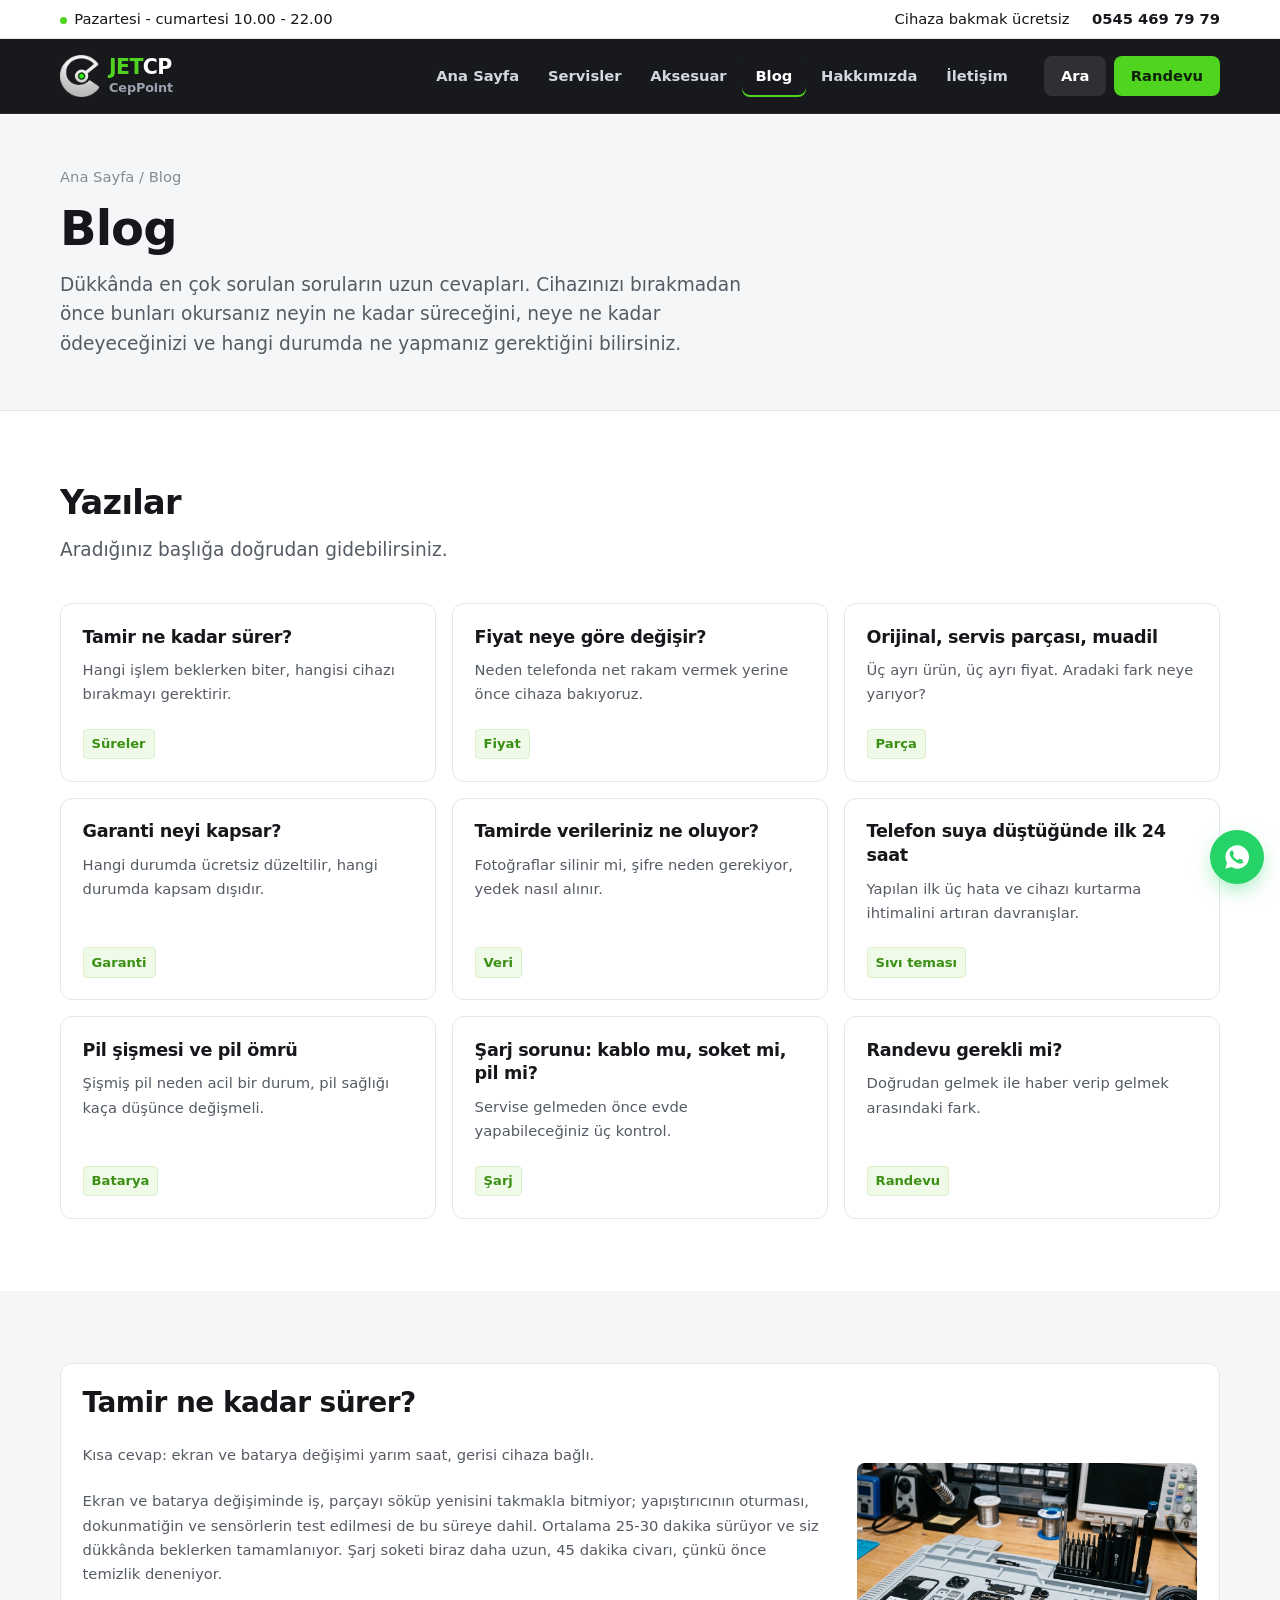
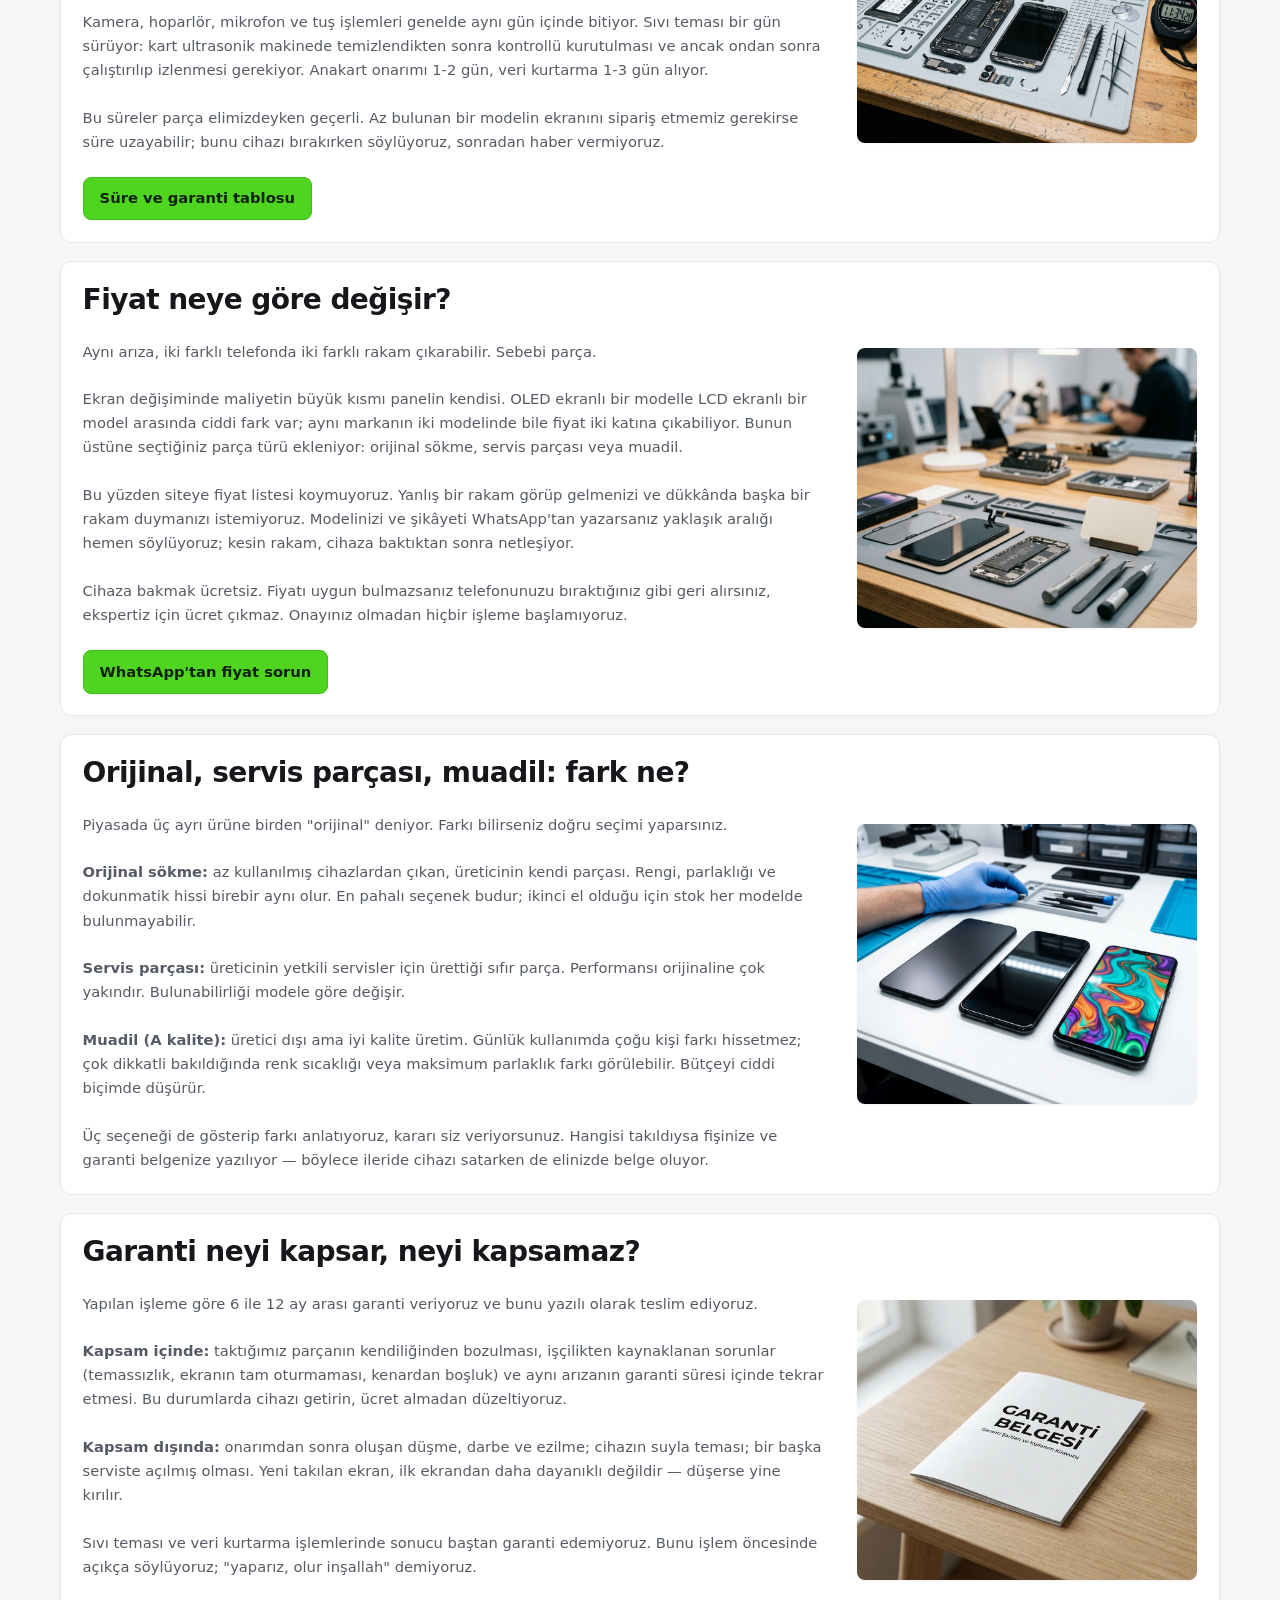
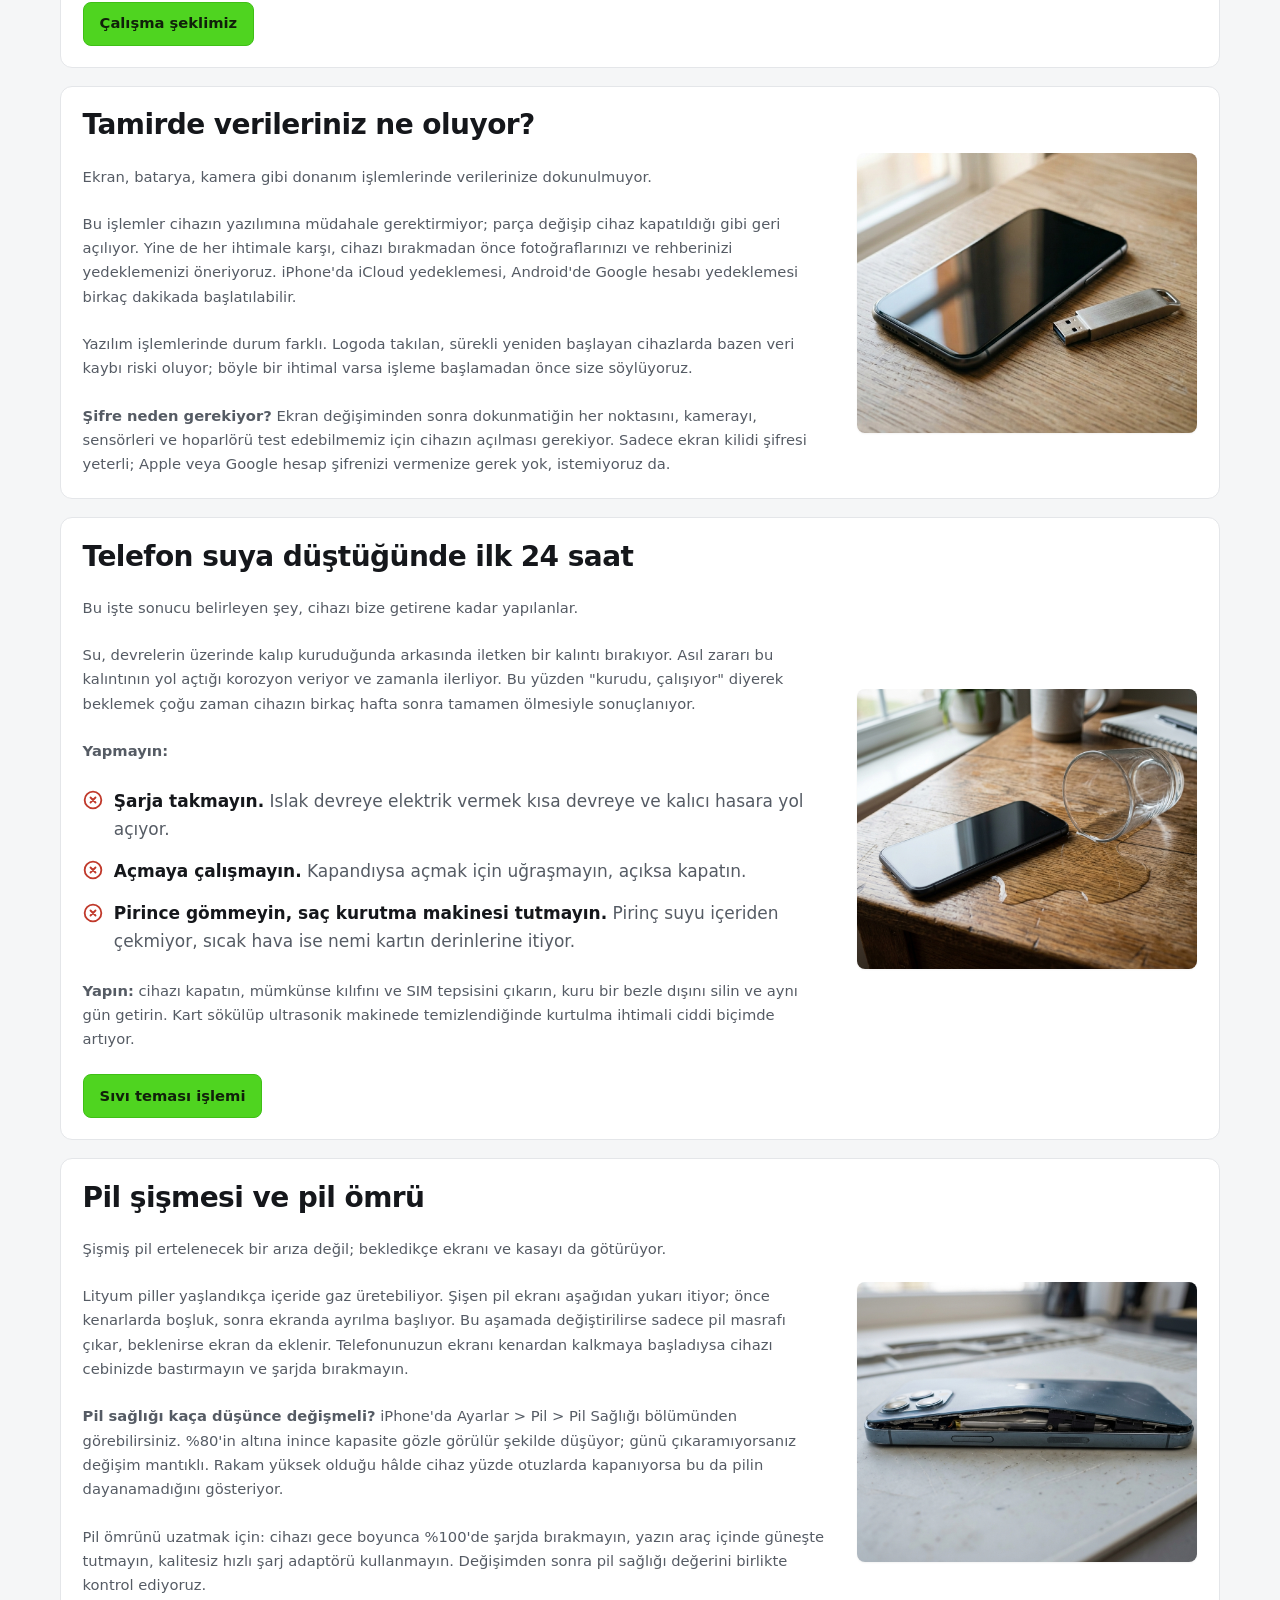
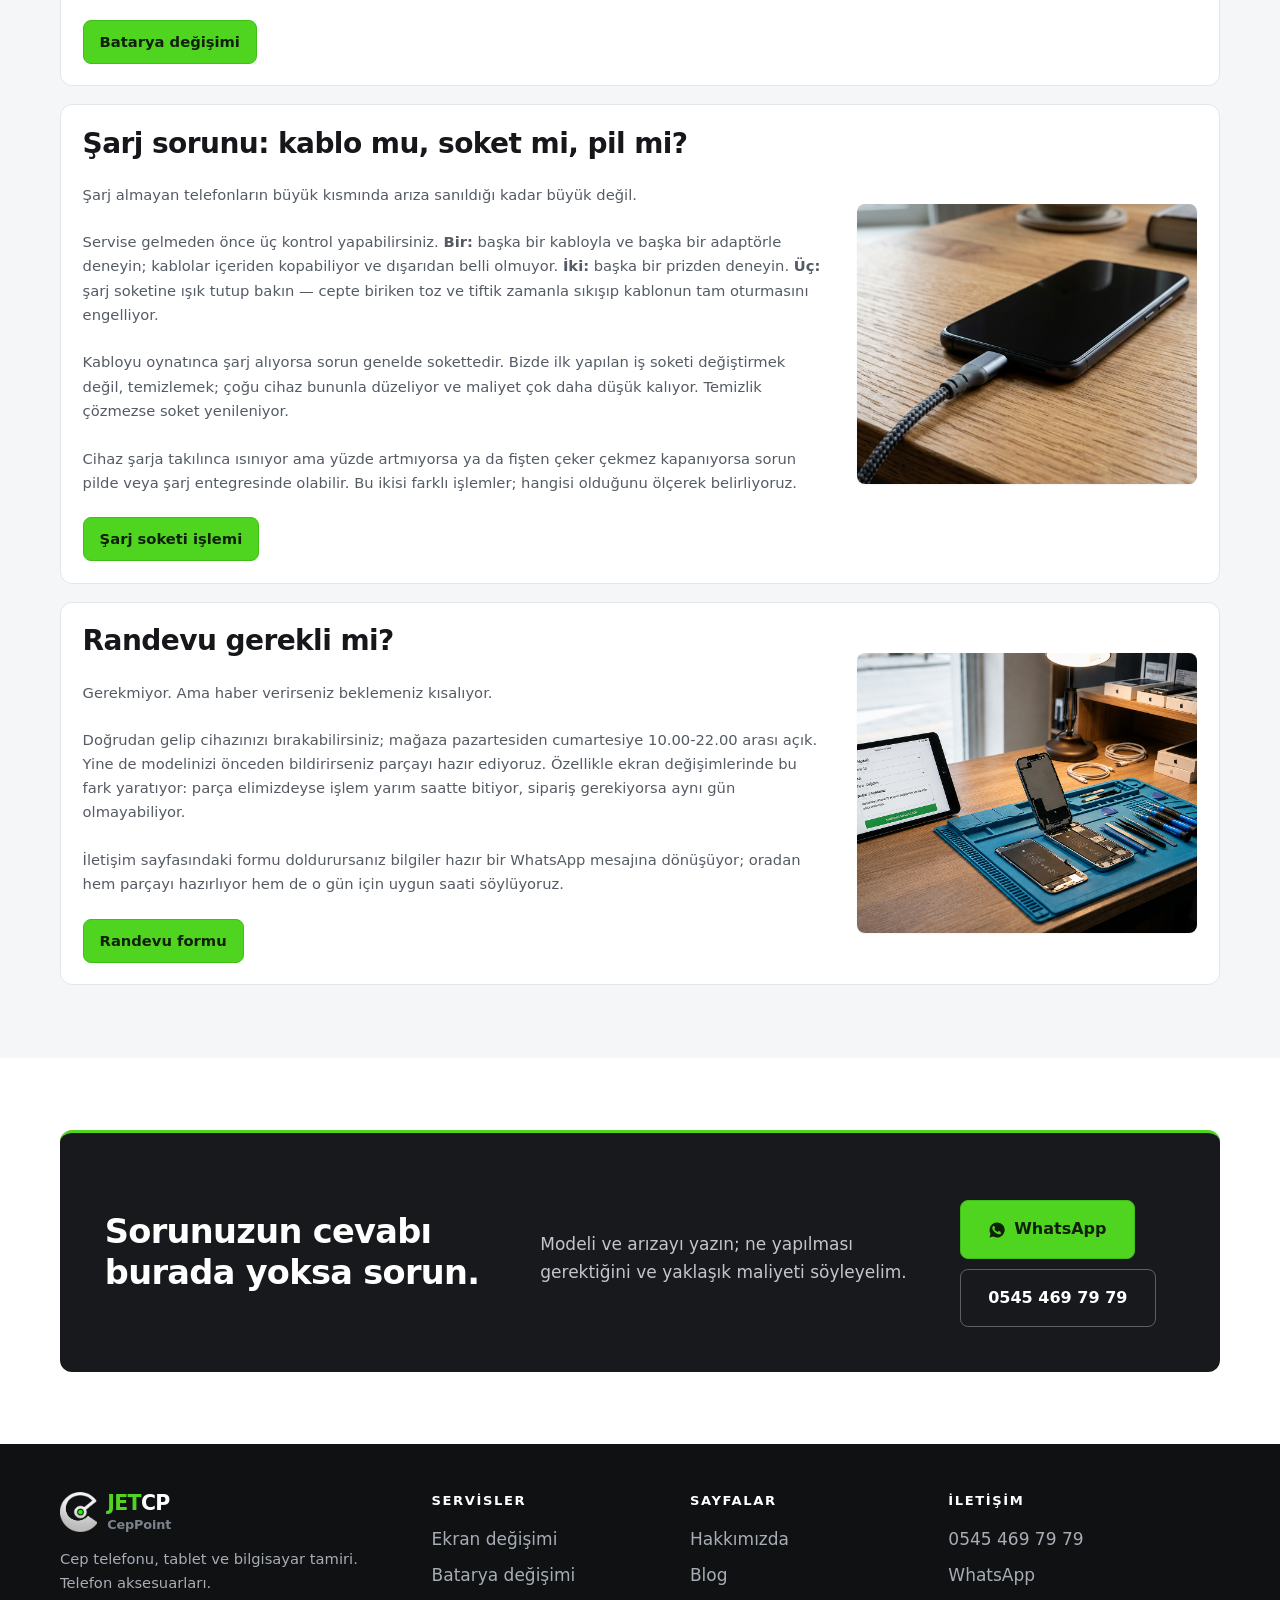
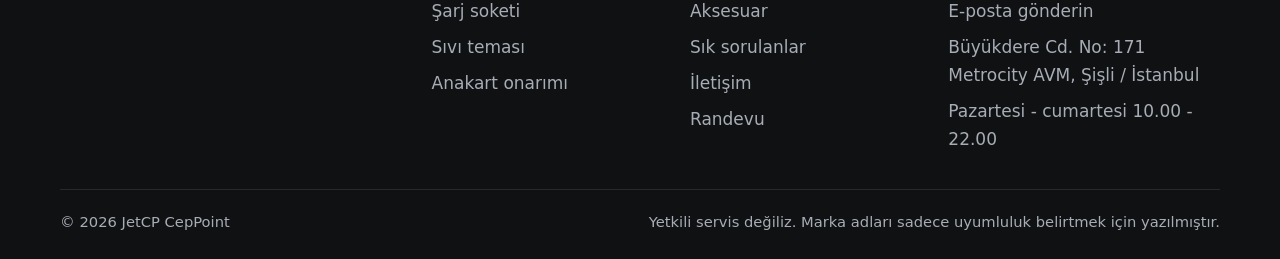
<file: blog.html>
<!DOCTYPE html>
<html lang="tr">
<head>
<meta charset="utf-8">
<meta name="viewport" content="width=device-width, initial-scale=1">
<title>Blog | JetCP CepPoint - Telefon Tamiri Hakkında Bilmeniz Gerekenler</title>
<meta name="description" content="Telefon tamiri hakkında merak edilenler: ekran ve batarya süreleri, orijinal ve muadil parça farkı, garanti kapsamı, sıvı teması, şarj sorunları ve veri güvenliği.">
<meta name="theme-color" content="#17191d">
<link rel="icon" href="assets/img/favicon.svg" type="image/svg+xml">
<link rel="stylesheet" href="assets/css/style.css">
</head>
<body>

<div class="topbar">
  <div class="wrap">
    <span><span class="dot"></span>Pazartesi - cumartesi 10.00 - 22.00</span>
    <div class="topbar-items">
      <span class="hide-sm">Cihaza bakmak ücretsiz</span>
      <a href="tel:+905454697979">0545 469 79 79</a>
    </div>
  </div>
</div>

<header class="site-header">
  <div class="wrap">
    <a class="brand" href="index.html" aria-label="JetCP CepPoint ana sayfa">
      <img class="brand-logo" src="assets/img/logo3d.png" alt="" width="385" height="420">
        <span class="brand-text">
          <span class="brand-name"><span class="g">JET</span>CP</span>
          <span class="brand-sub">CepPoint</span>
        </span>
    </a>
    <nav class="nav" id="site-nav" aria-label="Ana menü">
      <a href="index.html">Ana Sayfa</a>
      <a href="servisler.html">Servisler</a>
      <a href="aksesuar.html">Aksesuar</a>
      <a href="blog.html" aria-current="page">Blog</a>
      <a href="hakkimizda.html">Hakkımızda</a>
      <a href="iletisim.html">İletişim</a>
    </nav>
    <div class="header-cta">
      <a class="btn btn-ghost btn-sm" href="tel:+905454697979">Ara</a>
      <a class="btn btn-primary btn-sm" href="iletisim.html#randevu">Randevu</a>
      <button class="nav-toggle" type="button" aria-expanded="false" aria-controls="site-nav" aria-label="Menüyü aç"><span></span></button>
    </div>
  </div>
</header>

<main>

<div class="page-head">
  <div class="wrap">
    <div class="page-head-content">
      <p class="crumb"><a href="index.html">Ana Sayfa</a> / Blog</p>
      <h1>Blog</h1>
      <p class="lead mt-1 maxw">
        Dükkânda en çok sorulan soruların uzun cevapları. Cihazınızı bırakmadan önce
        bunları okursanız neyin ne kadar süreceğini, neye ne kadar ödeyeceğinizi ve
        hangi durumda ne yapmanız gerektiğini bilirsiniz.
      </p>
    </div>
  </div>
</div>

<section>
  <div class="wrap">
    <div class="section-head">
      <h2>Yazılar</h2>
      <p class="lead">Aradığınız başlığa doğrudan gidebilirsiniz.</p>
    </div>
    <div class="grid g-3">
      <a class="card reveal" href="#sure"><h3>Tamir ne kadar sürer?</h3><p>Hangi işlem beklerken biter, hangisi cihazı bırakmayı gerektirir.</p><span class="meta"><span class="tag">Süreler</span></span></a>
      <a class="card reveal" href="#fiyat"><h3>Fiyat neye göre değişir?</h3><p>Neden telefonda net rakam vermek yerine önce cihaza bakıyoruz.</p><span class="meta"><span class="tag">Fiyat</span></span></a>
      <a class="card reveal" href="#parca"><h3>Orijinal, servis parçası, muadil</h3><p>Üç ayrı ürün, üç ayrı fiyat. Aradaki fark neye yarıyor?</p><span class="meta"><span class="tag">Parça</span></span></a>
      <a class="card reveal" href="#garanti"><h3>Garanti neyi kapsar?</h3><p>Hangi durumda ücretsiz düzeltilir, hangi durumda kapsam dışıdır.</p><span class="meta"><span class="tag">Garanti</span></span></a>
      <a class="card reveal" href="#veri"><h3>Tamirde verileriniz ne oluyor?</h3><p>Fotoğraflar silinir mi, şifre neden gerekiyor, yedek nasıl alınır.</p><span class="meta"><span class="tag">Veri</span></span></a>
      <a class="card reveal" href="#sivi"><h3>Telefon suya düştüğünde ilk 24 saat</h3><p>Yapılan ilk üç hata ve cihazı kurtarma ihtimalini artıran davranışlar.</p><span class="meta"><span class="tag">Sıvı teması</span></span></a>
      <a class="card reveal" href="#batarya"><h3>Pil şişmesi ve pil ömrü</h3><p>Şişmiş pil neden acil bir durum, pil sağlığı kaça düşünce değişmeli.</p><span class="meta"><span class="tag">Batarya</span></span></a>
      <a class="card reveal" href="#sarj"><h3>Şarj sorunu: kablo mu, soket mi, pil mi?</h3><p>Servise gelmeden önce evde yapabileceğiniz üç kontrol.</p><span class="meta"><span class="tag">Şarj</span></span></a>
      <a class="card reveal" href="#randevu"><h3>Randevu gerekli mi?</h3><p>Doğrudan gelmek ile haber verip gelmek arasındaki fark.</p><span class="meta"><span class="tag">Randevu</span></span></a>
    </div>
  </div>
</section>

<section class="section-soft">
  <div class="wrap">

    <article class="card reveal blog-card" id="sure">
      <div class="blog-card-content">
        <h2>Tamir ne kadar sürer?</h2>
        <p class="lead mt-1">
          Kısa cevap: ekran ve batarya değişimi yarım saat, gerisi cihaza bağlı.
        </p>
        <p class="mt-1">
          Ekran ve batarya değişiminde iş, parçayı söküp yenisini takmakla bitmiyor;
          yapıştırıcının oturması, dokunmatiğin ve sensörlerin test edilmesi de bu süreye
          dahil. Ortalama 25-30 dakika sürüyor ve siz dükkânda beklerken tamamlanıyor.
          Şarj soketi biraz daha uzun, 45 dakika civarı, çünkü önce temizlik deneniyor.
        </p>
        <p class="mt-1">
          Kamera, hoparlör, mikrofon ve tuş işlemleri genelde aynı gün içinde bitiyor.
          Sıvı teması bir gün sürüyor: kart ultrasonik makinede temizlendikten sonra
          kontrollü kurutulması ve ancak ondan sonra çalıştırılıp izlenmesi gerekiyor.
          Anakart onarımı 1-2 gün, veri kurtarma 1-3 gün alıyor.
        </p>
        <p class="mt-1">
          Bu süreler parça elimizdeyken geçerli. Az bulunan bir modelin ekranını sipariş
          etmemiz gerekirse süre uzayabilir; bunu cihazı bırakırken söylüyoruz, sonradan
          haber vermiyoruz.
        </p>
        <p class="meta"><a class="btn btn-primary btn-sm" href="servisler.html#tablo">Süre ve garanti tablosu</a></p>
      </div>
      <img src="assets/img/blog-sure-new.jpg" alt="Tamir ne kadar sürer?" class="blog-card-img" width="340" height="280">
    </article>

    <article class="card reveal blog-card mt-2" id="fiyat">
      <div class="blog-card-content">
        <h2>Fiyat neye göre değişir?</h2>
        <p class="lead mt-1">
          Aynı arıza, iki farklı telefonda iki farklı rakam çıkarabilir. Sebebi parça.
        </p>
        <p class="mt-1">
          Ekran değişiminde maliyetin büyük kısmı panelin kendisi. OLED ekranlı bir
          modelle LCD ekranlı bir model arasında ciddi fark var; aynı markanın iki
          modelinde bile fiyat iki katına çıkabiliyor. Bunun üstüne seçtiğiniz parça
          türü ekleniyor: orijinal sökme, servis parçası veya muadil.
        </p>
        <p class="mt-1">
          Bu yüzden siteye fiyat listesi koymuyoruz. Yanlış bir rakam görüp gelmenizi
          ve dükkânda başka bir rakam duymanızı istemiyoruz. Modelinizi ve şikâyeti
          WhatsApp'tan yazarsanız yaklaşık aralığı hemen söylüyoruz; kesin rakam,
          cihaza baktıktan sonra netleşiyor.
        </p>
        <p class="mt-1">
          Cihaza bakmak ücretsiz. Fiyatı uygun bulmazsanız telefonunuzu bıraktığınız
          gibi geri alırsınız, ekspertiz için ücret çıkmaz. Onayınız olmadan hiçbir
          işleme başlamıyoruz.
        </p>
        <p class="meta"><a class="btn btn-primary btn-sm" href="https://wa.me/905454697979?text=Merhaba%2C%20telefonum%20i%C3%A7in%20fiyat%20%C3%B6%C4%9Frenmek%20istiyorum." target="_blank" rel="noopener">WhatsApp'tan fiyat sorun</a></p>
      </div>
      <img src="assets/img/blog-fiyat.jpg" alt="Fiyat neye göre değişir?" class="blog-card-img" width="340" height="280">
    </article>

    <article class="card reveal blog-card mt-2" id="parca">
      <div class="blog-card-content">
        <h2>Orijinal, servis parçası, muadil: fark ne?</h2>
        <p class="lead mt-1">
          Piyasada üç ayrı ürüne birden "orijinal" deniyor. Farkı bilirseniz doğru
          seçimi yaparsınız.
        </p>
        <p class="mt-1">
          <b>Orijinal sökme:</b> az kullanılmış cihazlardan çıkan, üreticinin kendi
          parçası. Rengi, parlaklığı ve dokunmatik hissi birebir aynı olur. En pahalı
          seçenek budur; ikinci el olduğu için stok her modelde bulunmayabilir.
        </p>
        <p class="mt-1">
          <b>Servis parçası:</b> üreticinin yetkili servisler için ürettiği sıfır parça.
          Performansı orijinaline çok yakındır. Bulunabilirliği modele göre değişir.
        </p>
        <p class="mt-1">
          <b>Muadil (A kalite):</b> üretici dışı ama iyi kalite üretim. Günlük
          kullanımda çoğu kişi farkı hissetmez; çok dikkatli bakıldığında renk sıcaklığı
          veya maksimum parlaklık farkı görülebilir. Bütçeyi ciddi biçimde düşürür.
        </p>
        <p class="mt-1">
          Üç seçeneği de gösterip farkı anlatıyoruz, kararı siz veriyorsunuz. Hangisi
          takıldıysa fişinize ve garanti belgenize yazılıyor — böylece ileride cihazı
          satarken de elinizde belge oluyor.
        </p>
      </div>
      <img src="assets/img/blog-parca.jpg" alt="Orijinal, servis parçası, muadil" class="blog-card-img" width="340" height="280">
    </article>

    <article class="card reveal blog-card mt-2" id="garanti">
      <div class="blog-card-content">
        <h2>Garanti neyi kapsar, neyi kapsamaz?</h2>
        <p class="lead mt-1">
          Yapılan işleme göre 6 ile 12 ay arası garanti veriyoruz ve bunu yazılı olarak
          teslim ediyoruz.
        </p>
        <p class="mt-1">
          <b>Kapsam içinde:</b> taktığımız parçanın kendiliğinden bozulması, işçilikten
          kaynaklanan sorunlar (temassızlık, ekranın tam oturmaması, kenardan boşluk) ve
          aynı arızanın garanti süresi içinde tekrar etmesi. Bu durumlarda cihazı getirin,
          ücret almadan düzeltiyoruz.
        </p>
        <p class="mt-1">
          <b>Kapsam dışında:</b> onarımdan sonra oluşan düşme, darbe ve ezilme; cihazın
          suyla teması; bir başka serviste açılmış olması. Yeni takılan ekran, ilk
          ekrandan daha dayanıklı değildir — düşerse yine kırılır.
        </p>
        <p class="mt-1">
          Sıvı teması ve veri kurtarma işlemlerinde sonucu baştan garanti edemiyoruz.
          Bunu işlem öncesinde açıkça söylüyoruz; "yaparız, olur inşallah" demiyoruz.
        </p>
        <p class="meta"><a class="btn btn-primary btn-sm" href="hakkimizda.html">Çalışma şeklimiz</a></p>
      </div>
      <img src="assets/img/blog-garanti-belgesi.jpg" alt="Garanti neyi kapsar" class="blog-card-img" width="340" height="280">
    </article>

    <article class="card reveal blog-card mt-2" id="veri">
      <div class="blog-card-content">
        <h2>Tamirde verileriniz ne oluyor?</h2>
        <p class="lead mt-1">
          Ekran, batarya, kamera gibi donanım işlemlerinde verilerinize dokunulmuyor.
        </p>
        <p class="mt-1">
          Bu işlemler cihazın yazılımına müdahale gerektirmiyor; parça değişip cihaz
          kapatıldığı gibi geri açılıyor. Yine de her ihtimale karşı, cihazı bırakmadan
          önce fotoğraflarınızı ve rehberinizi yedeklemenizi öneriyoruz. iPhone'da iCloud
          yedeklemesi, Android'de Google hesabı yedeklemesi birkaç dakikada başlatılabilir.
        </p>
        <p class="mt-1">
          Yazılım işlemlerinde durum farklı. Logoda takılan, sürekli yeniden başlayan
          cihazlarda bazen veri kaybı riski oluyor; böyle bir ihtimal varsa işleme
          başlamadan önce size söylüyoruz.
        </p>
        <p class="mt-1">
          <b>Şifre neden gerekiyor?</b> Ekran değişiminden sonra dokunmatiğin her
          noktasını, kamerayı, sensörleri ve hoparlörü test edebilmemiz için cihazın
          açılması gerekiyor. Sadece ekran kilidi şifresi yeterli; Apple veya Google
          hesap şifrenizi vermenize gerek yok, istemiyoruz da.
        </p>
      </div>
      <img src="assets/img/blog-veri.jpg" alt="Tamirde verileriniz" class="blog-card-img" width="340" height="280">
    </article>

    <article class="card reveal blog-card mt-2" id="sivi">
      <div class="blog-card-content">
        <h2>Telefon suya düştüğünde ilk 24 saat</h2>
        <p class="lead mt-1">
          Bu işte sonucu belirleyen şey, cihazı bize getirene kadar yapılanlar.
        </p>
        <p class="mt-1">
          Su, devrelerin üzerinde kalıp kuruduğunda arkasında iletken bir kalıntı
          bırakıyor. Asıl zararı bu kalıntının yol açtığı korozyon veriyor ve zamanla
          ilerliyor. Bu yüzden "kurudu, çalışıyor" diyerek beklemek çoğu zaman
          cihazın birkaç hafta sonra tamamen ölmesiyle sonuçlanıyor.
        </p>
        <p class="mt-1"><b>Yapmayın:</b></p>
        <ul class="checks mt-1">
          <li><svg viewBox="0 0 24 24" fill="none" stroke="currentColor" stroke-width="2.2" stroke-linecap="round" stroke-linejoin="round" style="color:#c0392b"><circle cx="12" cy="12" r="10"/><path d="M15 9l-6 6M9 9l6 6"/></svg><div><b>Şarja takmayın.</b> Islak devreye elektrik vermek kısa devreye ve kalıcı hasara yol açıyor.</div></li>
          <li><svg viewBox="0 0 24 24" fill="none" stroke="currentColor" stroke-width="2.2" stroke-linecap="round" stroke-linejoin="round" style="color:#c0392b"><circle cx="12" cy="12" r="10"/><path d="M15 9l-6 6M9 9l6 6"/></svg><div><b>Açmaya çalışmayın.</b> Kapandıysa açmak için uğraşmayın, açıksa kapatın.</div></li>
          <li><svg viewBox="0 0 24 24" fill="none" stroke="currentColor" stroke-width="2.2" stroke-linecap="round" stroke-linejoin="round" style="color:#c0392b"><circle cx="12" cy="12" r="10"/><path d="M15 9l-6 6M9 9l6 6"/></svg><div><b>Pirince gömmeyin, saç kurutma makinesi tutmayın.</b> Pirinç suyu içeriden çekmiyor, sıcak hava ise nemi kartın derinlerine itiyor.</div></li>
        </ul>
        <p class="mt-1"><b>Yapın:</b> cihazı kapatın, mümkünse kılıfını ve SIM tepsisini çıkarın, kuru bir bezle dışını silin ve aynı gün getirin. Kart sökülüp ultrasonik makinede temizlendiğinde kurtulma ihtimali ciddi biçimde artıyor.</p>
        <p class="meta"><a class="btn btn-primary btn-sm" href="servisler.html#sivi">Sıvı teması işlemi</a></p>
      </div>
      <img src="assets/img/blog-sivi.jpg" alt="Telefon suya düştüğünde" class="blog-card-img" width="340" height="280">
    </article>

    <article class="card reveal blog-card mt-2" id="batarya">
      <div class="blog-card-content">
        <h2>Pil şişmesi ve pil ömrü</h2>
        <p class="lead mt-1">
          Şişmiş pil ertelenecek bir arıza değil; bekledikçe ekranı ve kasayı da
          götürüyor.
        </p>
        <p class="mt-1">
          Lityum piller yaşlandıkça içeride gaz üretebiliyor. Şişen pil ekranı aşağıdan
          yukarı itiyor; önce kenarlarda boşluk, sonra ekranda ayrılma başlıyor. Bu
          aşamada değiştirilirse sadece pil masrafı çıkar, beklenirse ekran da eklenir.
          Telefonunuzun ekranı kenardan kalkmaya başladıysa cihazı cebinizde bastırmayın
          ve şarjda bırakmayın.
        </p>
        <p class="mt-1">
          <b>Pil sağlığı kaça düşünce değişmeli?</b> iPhone'da Ayarlar &gt; Pil &gt; Pil
          Sağlığı bölümünden görebilirsiniz. %80'in altına inince kapasite gözle görülür
          şekilde düşüyor; günü çıkaramıyorsanız değişim mantıklı. Rakam yüksek olduğu
          hâlde cihaz yüzde otuzlarda kapanıyorsa bu da pilin dayanamadığını gösteriyor.
        </p>
        <p class="mt-1">
          Pil ömrünü uzatmak için: cihazı gece boyunca %100'de şarjda bırakmayın,
          yazın araç içinde güneşte tutmayın, kalitesiz hızlı şarj adaptörü kullanmayın.
          Değişimden sonra pil sağlığı değerini birlikte kontrol ediyoruz.
        </p>
        <p class="meta"><a class="btn btn-primary btn-sm" href="servisler.html#batarya">Batarya değişimi</a></p>
      </div>
      <img src="assets/img/blog-batarya.jpg" alt="Pil şişmesi" class="blog-card-img" width="340" height="280">
    </article>

    <article class="card reveal blog-card mt-2" id="sarj">
      <div class="blog-card-content">
        <h2>Şarj sorunu: kablo mu, soket mi, pil mi?</h2>
        <p class="lead mt-1">
          Şarj almayan telefonların büyük kısmında arıza sanıldığı kadar büyük değil.
        </p>
        <p class="mt-1">
          Servise gelmeden önce üç kontrol yapabilirsiniz. <b>Bir:</b> başka bir kabloyla
          ve başka bir adaptörle deneyin; kablolar içeriden kopabiliyor ve dışarıdan
          belli olmuyor. <b>İki:</b> başka bir prizden deneyin. <b>Üç:</b> şarj soketine
          ışık tutup bakın — cepte biriken toz ve tiftik zamanla sıkışıp kablonun tam
          oturmasını engelliyor.
        </p>
        <p class="mt-1">
          Kabloyu oynatınca şarj alıyorsa sorun genelde sokettedir. Bizde ilk yapılan iş
          soketi değiştirmek değil, temizlemek; çoğu cihaz bununla düzeliyor ve maliyet
          çok daha düşük kalıyor. Temizlik çözmezse soket yenileniyor.
        </p>
        <p class="mt-1">
          Cihaz şarja takılınca ısınıyor ama yüzde artmıyorsa ya da fişten çeker çekmez
          kapanıyorsa sorun pilde veya şarj entegresinde olabilir. Bu ikisi farklı
          işlemler; hangisi olduğunu ölçerek belirliyoruz.
        </p>
        <p class="meta"><a class="btn btn-primary btn-sm" href="servisler.html#sarj">Şarj soketi işlemi</a></p>
      </div>
      <img src="assets/img/blog-sarj.jpg" alt="Şarj sorunu" class="blog-card-img" width="340" height="280">
    </article>

    <article class="card reveal blog-card mt-2" id="randevu">
      <div class="blog-card-content">
        <h2>Randevu gerekli mi?</h2>
        <p class="lead mt-1">
          Gerekmiyor. Ama haber verirseniz beklemeniz kısalıyor.
        </p>
        <p class="mt-1">
          Doğrudan gelip cihazınızı bırakabilirsiniz; mağaza pazartesiden cumartesiye
          10.00-22.00 arası açık. Yine de modelinizi önceden bildirirseniz parçayı hazır
          ediyoruz. Özellikle ekran değişimlerinde bu fark yaratıyor: parça elimizdeyse
          işlem yarım saatte bitiyor, sipariş gerekiyorsa aynı gün olmayabiliyor.
        </p>
        <p class="mt-1">
          İletişim sayfasındaki formu doldurursanız bilgiler hazır bir WhatsApp mesajına
          dönüşüyor; oradan hem parçayı hazırlıyor hem de o gün için uygun saati
          söylüyoruz.
        </p>
        <p class="meta"><a class="btn btn-primary btn-sm" href="iletisim.html#randevu">Randevu formu</a></p>
      </div>
      <img src="assets/img/blog-randevu.jpg" alt="Randevu gerekli mi?" class="blog-card-img" width="340" height="280">
    </article>

  </div>
</section>

<section>
  <div class="wrap">
    <div class="cta-band reveal">
      <h2>Sorunuzun cevabı burada yoksa sorun.</h2>
      <p>Modeli ve arızayı yazın; ne yapılması gerektiğini ve yaklaşık maliyeti söyleyelim.</p>
      <div class="hero-actions">
        <a class="btn btn-primary btn-lg" href="https://wa.me/905454697979" target="_blank" rel="noopener">
          <svg class="ico" viewBox="0 0 24 24" fill="currentColor" aria-hidden="true"><path d="M12 2a10 10 0 0 0-8.6 15L2 22l5.2-1.4A10 10 0 1 0 12 2zm5.8 14.2c-.2.7-1.4 1.3-2 1.4-.5.1-1.2.1-1.9-.1-.4-.1-1-.3-1.8-.6-3-1.3-5-4.4-5.2-4.6-.1-.2-1.2-1.6-1.2-3s.7-2.1 1-2.4c.2-.3.5-.4.7-.4h.5c.2 0 .4 0 .6.5l.8 2c.1.2.1.3 0 .5l-.4.5-.3.4c-.1.1-.2.3 0 .5.2.3.8 1.3 1.7 2.1 1.2 1 2.1 1.4 2.4 1.5.2.1.4.1.5-.1l.8-.9c.2-.2.3-.2.5-.1l2 1c.2.1.4.2.4.3.1.2.1.7-.1 1.5z"/></svg>
          WhatsApp
        </a>
        <a class="btn btn-ghost btn-lg" href="tel:+905454697979">0545 469 79 79</a>
      </div>
    </div>
  </div>
</section>

</main>

<footer class="site-footer">
  <div class="wrap">
    <div class="footer-grid">
      <div>
        <a class="brand" href="index.html" style="margin:0">
          <img class="brand-logo" src="assets/img/logo3d.png" alt="" width="385" height="420">
        <span class="brand-text">
          <span class="brand-name"><span class="g">JET</span>CP</span>
          <span class="brand-sub">CepPoint</span>
        </span>
        </a>
        <p>Cep telefonu, tablet ve bilgisayar tamiri. Telefon aksesuarları.</p>
      </div>
      <div>
        <h4>Servisler</h4>
        <ul>
          <li><a href="servisler.html#ekran">Ekran değişimi</a></li>
          <li><a href="servisler.html#batarya">Batarya değişimi</a></li>
          <li><a href="servisler.html#sarj">Şarj soketi</a></li>
          <li><a href="servisler.html#sivi">Sıvı teması</a></li>
          <li><a href="servisler.html#anakart">Anakart onarımı</a></li>
        </ul>
      </div>
      <div>
        <h4>Sayfalar</h4>
        <ul>
          <li><a href="hakkimizda.html">Hakkımızda</a></li>
          <li><a href="blog.html">Blog</a></li>
          <li><a href="aksesuar.html">Aksesuar</a></li>
          <li><a href="index.html#sss">Sık sorulanlar</a></li>
          <li><a href="iletisim.html">İletişim</a></li>
          <li><a href="iletisim.html#randevu">Randevu</a></li>
        </ul>
      </div>
      <div>
        <h4>İletişim</h4>
        <ul>
          <li><a href="tel:+905454697979">0545 469 79 79</a></li>
          <li><a href="https://wa.me/905454697979" target="_blank" rel="noopener">WhatsApp</a></li>
          <li><a href="mailto:leventcolakdalci6@gmail.com">E-posta gönderin</a></li>
          <li>Büyükdere Cd. No: 171<br>Metrocity AVM, Şişli / İstanbul</li>
          <li>Pazartesi - cumartesi 10.00 - 22.00</li>
        </ul>
      </div>
    </div>
    <div class="footer-bottom">
      <span>&copy; <span id="yil">2026</span> JetCP CepPoint</span>
      <span>Yetkili servis değiliz. Marka adları sadece uyumluluk belirtmek için yazılmıştır.</span>
    </div>
  </div>
</footer>

<a class="fab" href="https://wa.me/905454697979" target="_blank" rel="noopener" aria-label="WhatsApp ile yazın">
  <svg viewBox="0 0 24 24" fill="currentColor" aria-hidden="true"><path d="M12 2a10 10 0 0 0-8.6 15L2 22l5.2-1.4A10 10 0 1 0 12 2zm5.8 14.2c-.2.7-1.4 1.3-2 1.4-.5.1-1.2.1-1.9-.1-.4-.1-1-.3-1.8-.6-3-1.3-5-4.4-5.2-4.6-.1-.2-1.2-1.6-1.2-3s.7-2.1 1-2.4c.2-.3.5-.4.7-.4h.5c.2 0 .4 0 .6.5l.8 2c.1.2.1.3 0 .5l-.4.5-.3.4c-.1.1-.2.3 0 .5.2.3.8 1.3 1.7 2.1 1.2 1 2.1 1.4 2.4 1.5.2.1.4.1.5-.1l.8-.9c.2-.2.3-.2.5-.1l2 1c.2.1.4.2.4.3.1.2.1.7-.1 1.5z"/></svg>
</a>

<script src="assets/js/main.js"></script>
</body>
</html>
</file>
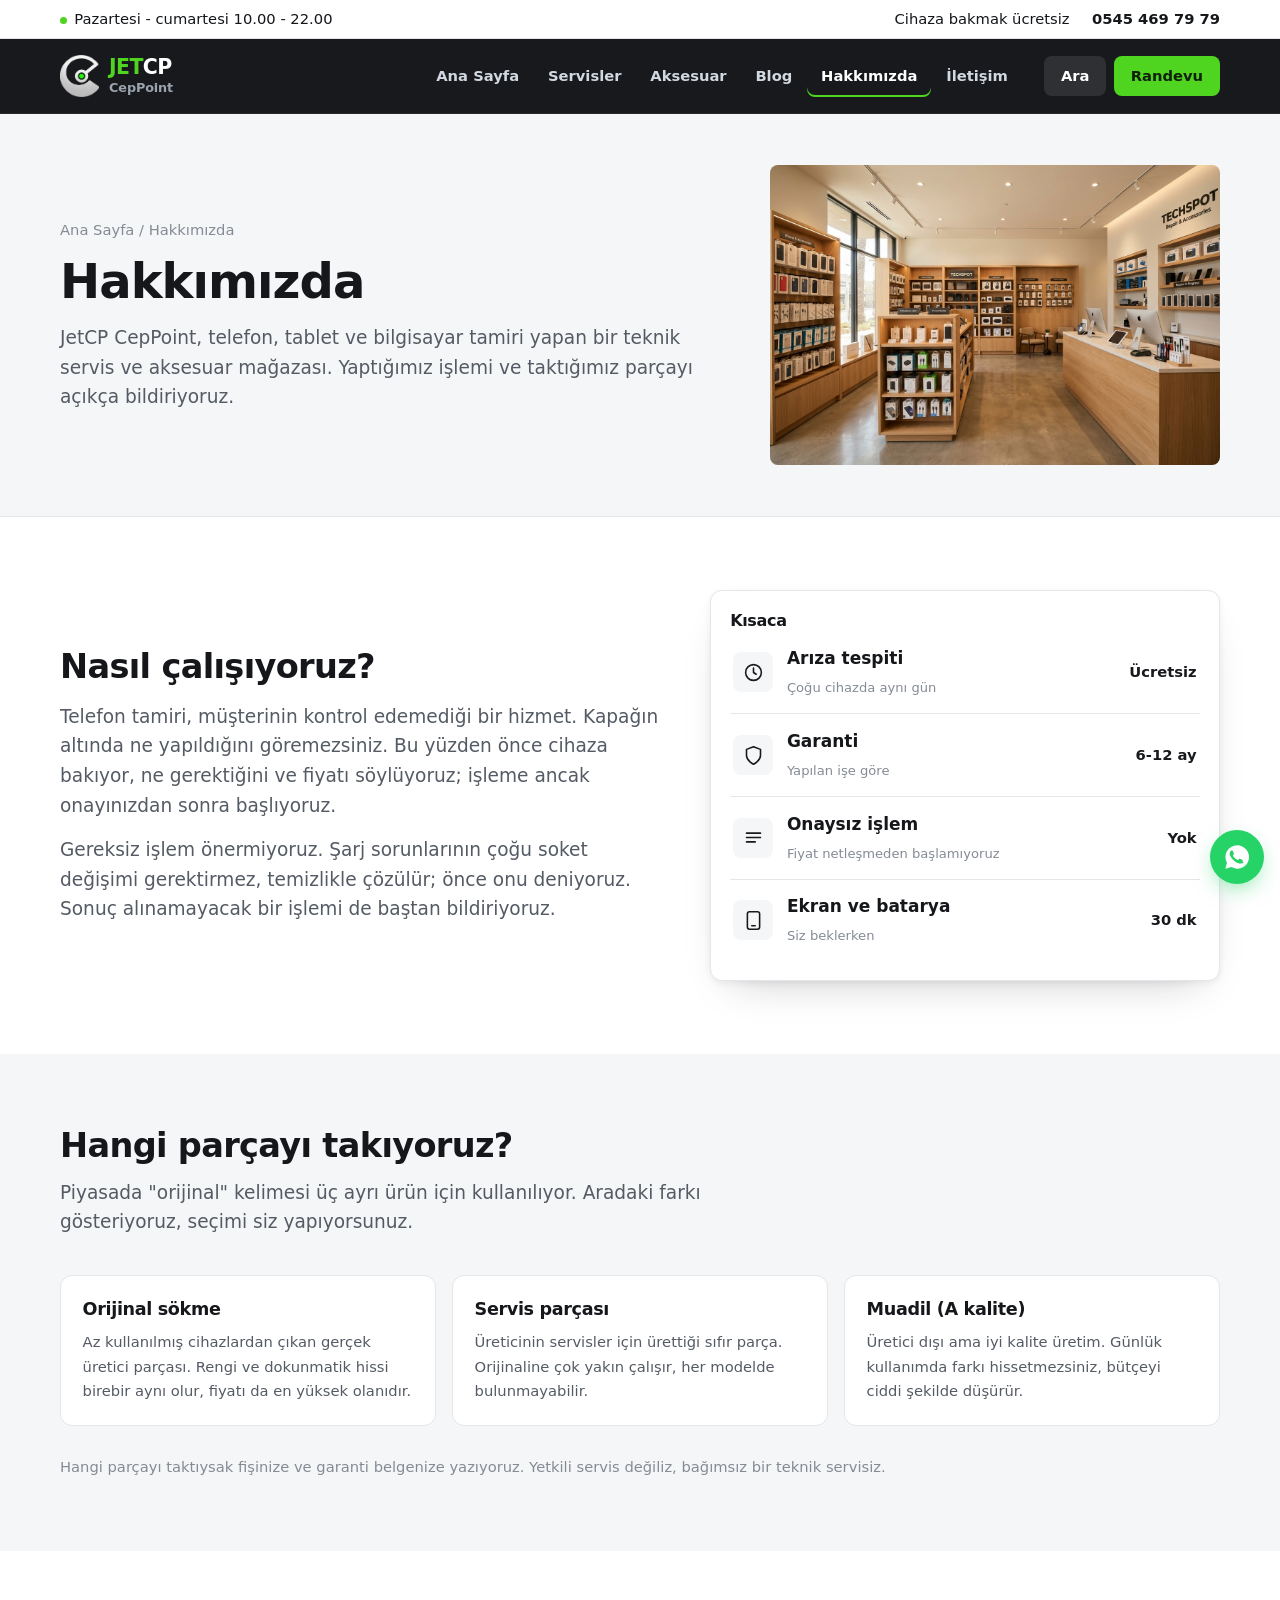
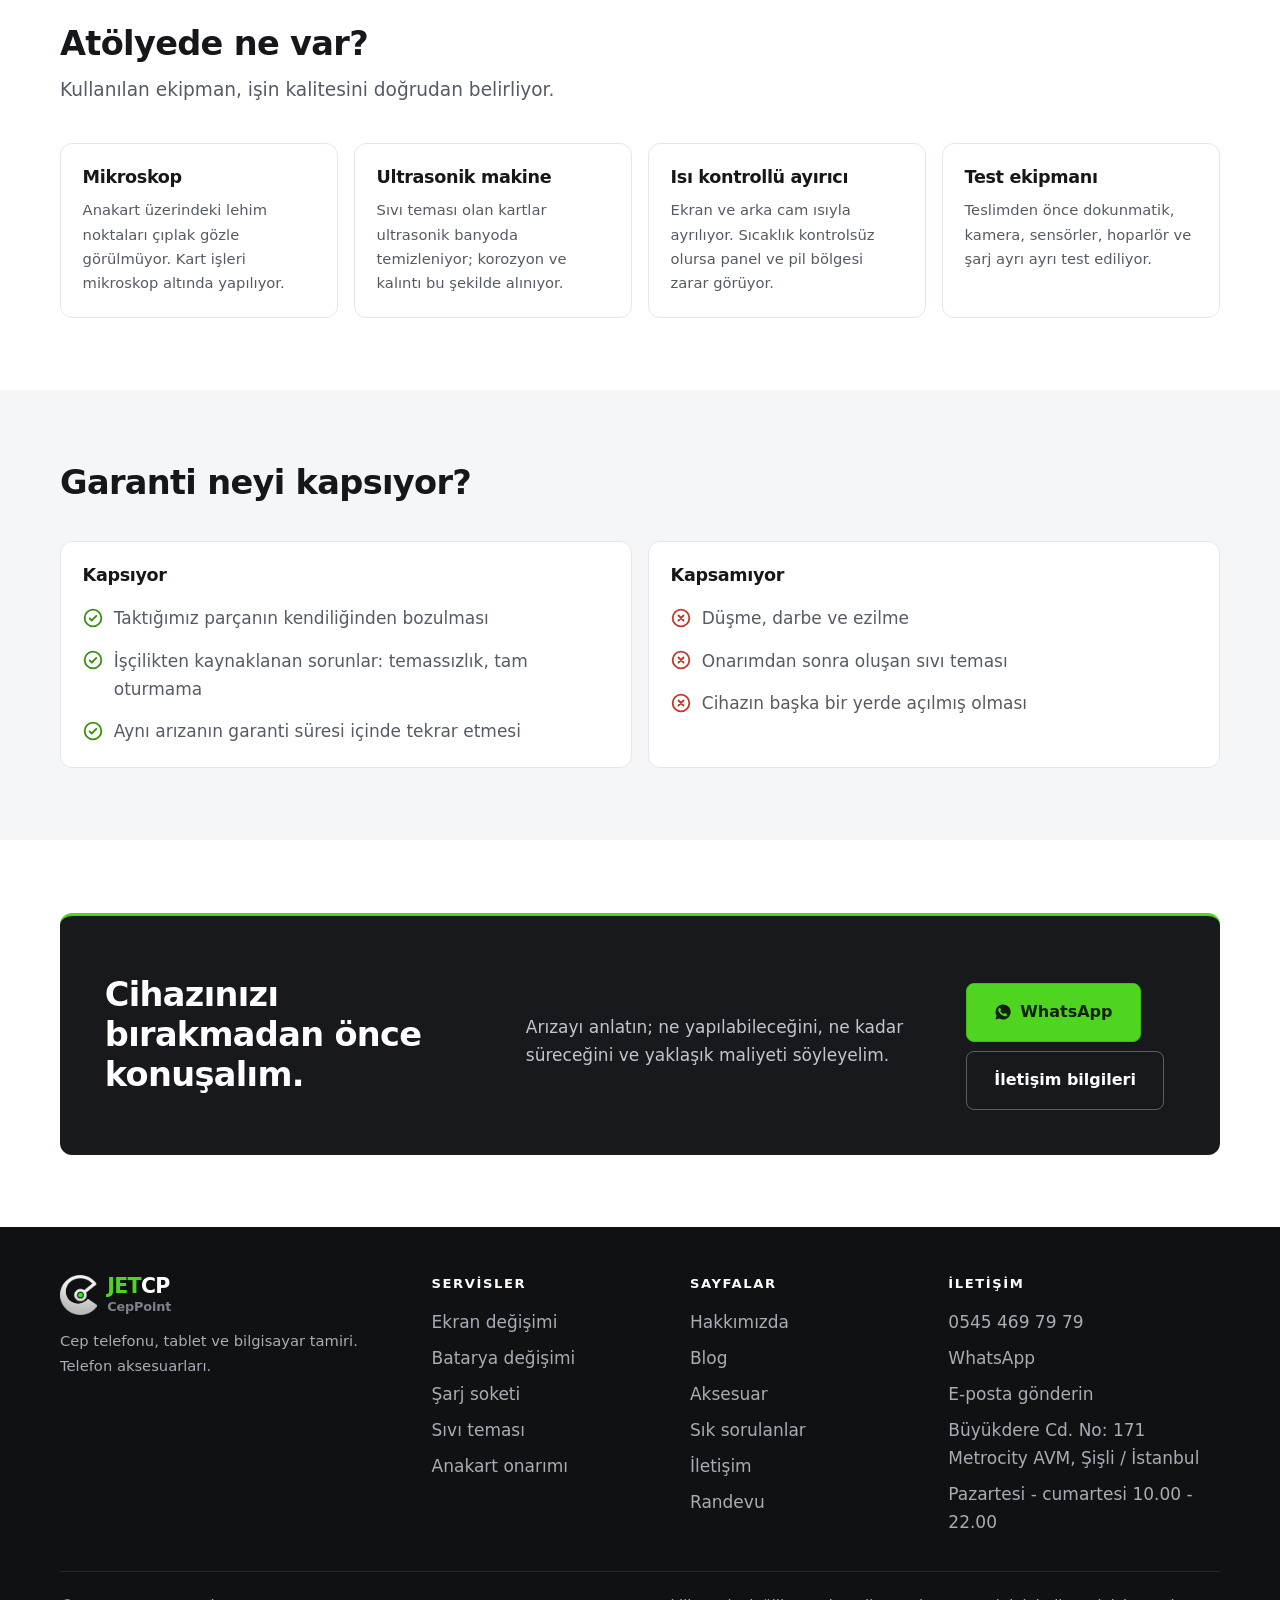
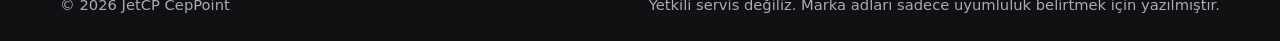
<file: hakkimizda.html>
<!DOCTYPE html>
<html lang="tr">
<head>
<meta charset="utf-8">
<meta name="viewport" content="width=device-width, initial-scale=1">
<title>Hakkımızda | JetCP CepPoint</title>
<meta name="description" content="JetCP CepPoint teknik servis: nasıl çalışıyoruz, hangi parçayı kullanıyoruz, atölyede ne var, garanti neyi kapsıyor.">
<meta name="theme-color" content="#17191d">
<link rel="icon" href="assets/img/favicon.svg" type="image/svg+xml">
<link rel="stylesheet" href="assets/css/style.css">
</head>
<body>

<div class="topbar">
  <div class="wrap">
    <span><span class="dot"></span>Pazartesi - cumartesi 10.00 - 22.00</span>
    <div class="topbar-items">
      <span class="hide-sm">Cihaza bakmak ücretsiz</span>
      <a href="tel:+905454697979">0545 469 79 79</a>
    </div>
  </div>
</div>

<header class="site-header">
  <div class="wrap">
    <a class="brand" href="index.html" aria-label="JetCP CepPoint ana sayfa">
      <img class="brand-logo" src="assets/img/logo3d.png" alt="" width="385" height="420">
        <span class="brand-text">
          <span class="brand-name"><span class="g">JET</span>CP</span>
          <span class="brand-sub">CepPoint</span>
        </span>
    </a>
    <nav class="nav" id="site-nav" aria-label="Ana menü">
      <a href="index.html">Ana Sayfa</a>
      <a href="servisler.html">Servisler</a>
      <a href="aksesuar.html">Aksesuar</a>
      <a href="blog.html">Blog</a>
      <a href="hakkimizda.html" aria-current="page">Hakkımızda</a>
      <a href="iletisim.html">İletişim</a>
    </nav>
    <div class="header-cta">
      <a class="btn btn-ghost btn-sm" href="tel:+905454697979">Ara</a>
      <a class="btn btn-primary btn-sm" href="iletisim.html#randevu">Randevu</a>
      <button class="nav-toggle" type="button" aria-expanded="false" aria-controls="site-nav" aria-label="Menüyü aç"><span></span></button>
    </div>
  </div>
</header>

<main>

<div class="page-head">
  <div class="wrap">
    <div class="page-head-content">
      <p class="crumb"><a href="index.html">Ana Sayfa</a> / Hakkımızda</p>
      <h1>Hakkımızda</h1>
      <p class="lead mt-1 maxw">
        JetCP CepPoint, telefon, tablet ve bilgisayar tamiri yapan bir teknik servis
        ve aksesuar mağazası. Yaptığımız işlemi ve taktığımız
        parçayı açıkça bildiriyoruz.
      </p>
    </div>
    <img src="assets/img/hakkimizda_hero.jpg" alt="Hakkımızda" class="page-head-img">
  </div>
</div>

<section>
  <div class="wrap">
    <div class="hero-grid">
      <div>
        <h2>Nasıl çalışıyoruz?</h2>
        <p class="lead mt-1">
          Telefon tamiri, müşterinin kontrol edemediği bir hizmet. Kapağın altında ne
          yapıldığını göremezsiniz. Bu yüzden önce cihaza bakıyor, ne gerektiğini ve
          fiyatı söylüyoruz; işleme ancak onayınızdan sonra başlıyoruz.
        </p>
        <p class="lead mt-1">
          Gereksiz işlem önermiyoruz. Şarj sorunlarının çoğu soket değişimi gerektirmez,
          temizlikle çözülür; önce onu deniyoruz. Sonuç alınamayacak bir işlemi de
          baştan bildiriyoruz.
        </p>
      </div>

      <div class="hero-card">
        <h3>Kısaca</h3>
        <div class="row">
          <span class="ic"><svg viewBox="0 0 24 24" fill="none" stroke="currentColor" stroke-width="1.8" stroke-linecap="round" stroke-linejoin="round"><circle cx="12" cy="12" r="9"/><path d="M12 7v5l3 2"/></svg></span>
          <div><b>Arıza tespiti</b><br><span class="muted t-xs">Çoğu cihazda aynı gün</span></div>
          <span class="time">Ücretsiz</span>
        </div>
        <div class="row">
          <span class="ic"><svg viewBox="0 0 24 24" fill="none" stroke="currentColor" stroke-width="1.8" stroke-linecap="round" stroke-linejoin="round"><path d="M12 22s8-4 8-10V5l-8-3-8 3v7c0 6 8 10 8 10z"/></svg></span>
          <div><b>Garanti</b><br><span class="muted t-xs">Yapılan işe göre</span></div>
          <span class="time">6-12 ay</span>
        </div>
        <div class="row">
          <span class="ic"><svg viewBox="0 0 24 24" fill="none" stroke="currentColor" stroke-width="1.8" stroke-linecap="round" stroke-linejoin="round"><path d="M4 7h16M4 12h16M4 17h10"/></svg></span>
          <div><b>Onaysız işlem</b><br><span class="muted t-xs">Fiyat netleşmeden başlamıyoruz</span></div>
          <span class="time">Yok</span>
        </div>
        <div class="row">
          <span class="ic"><svg viewBox="0 0 24 24" fill="none" stroke="currentColor" stroke-width="1.8" stroke-linecap="round" stroke-linejoin="round"><rect x="5" y="2" width="14" height="20" rx="2.5"/><path d="M10 18h4"/></svg></span>
          <div><b>Ekran ve batarya</b><br><span class="muted t-xs">Siz beklerken</span></div>
          <span class="time">30 dk</span>
        </div>
      </div>
    </div>
  </div>
</section>

<section class="section-soft">
  <div class="wrap">
    <div class="section-head">
      <h2>Hangi parçayı takıyoruz?</h2>
      <p class="lead">
        Piyasada "orijinal" kelimesi üç ayrı ürün için kullanılıyor. Aradaki farkı
        gösteriyoruz, seçimi siz yapıyorsunuz.
      </p>
    </div>

    <div class="grid g-3">
      <div class="card reveal">
        <h3>Orijinal sökme</h3>
        <p>Az kullanılmış cihazlardan çıkan gerçek üretici parçası. Rengi ve dokunmatik hissi birebir aynı olur, fiyatı da en yüksek olanıdır.</p>
      </div>
      <div class="card reveal">
        <h3>Servis parçası</h3>
        <p>Üreticinin servisler için ürettiği sıfır parça. Orijinaline çok yakın çalışır, her modelde bulunmayabilir.</p>
      </div>
      <div class="card reveal">
        <h3>Muadil (A kalite)</h3>
        <p>Üretici dışı ama iyi kalite üretim. Günlük kullanımda farkı hissetmezsiniz, bütçeyi ciddi şekilde düşürür.</p>
      </div>
    </div>

    <p class="form-note mt-2">
      Hangi parçayı taktıysak fişinize ve garanti belgenize yazıyoruz.
      Yetkili servis değiliz, bağımsız bir teknik servisiz.
    </p>
  </div>
</section>

<section>
  <div class="wrap">
    <div class="section-head">
      <h2>Atölyede ne var?</h2>
      <p class="lead">Kullanılan ekipman, işin kalitesini doğrudan belirliyor.</p>
    </div>

    <div class="grid g-4">
      <div class="card reveal">
        <h3>Mikroskop</h3>
        <p>Anakart üzerindeki lehim noktaları çıplak gözle görülmüyor. Kart işleri mikroskop altında yapılıyor.</p>
      </div>
      <div class="card reveal">
        <h3>Ultrasonik makine</h3>
        <p>Sıvı teması olan kartlar ultrasonik banyoda temizleniyor; korozyon ve kalıntı bu şekilde alınıyor.</p>
      </div>
      <div class="card reveal">
        <h3>Isı kontrollü ayırıcı</h3>
        <p>Ekran ve arka cam ısıyla ayrılıyor. Sıcaklık kontrolsüz olursa panel ve pil bölgesi zarar görüyor.</p>
      </div>
      <div class="card reveal">
        <h3>Test ekipmanı</h3>
        <p>Teslimden önce dokunmatik, kamera, sensörler, hoparlör ve şarj ayrı ayrı test ediliyor.</p>
      </div>
    </div>
  </div>
</section>

<section class="section-soft">
  <div class="wrap">
    <div class="section-head">
      <h2>Garanti neyi kapsıyor?</h2>
    </div>
    <div class="grid g-2">
      <div class="card reveal">
        <h3>Kapsıyor</h3>
        <ul class="checks" style="margin-top:.5rem">
          <li><svg viewBox="0 0 24 24" fill="none" stroke="currentColor" stroke-width="2.2" stroke-linecap="round" stroke-linejoin="round"><circle cx="12" cy="12" r="10"/><path d="m8 12.5 2.5 2.5L16 9.5"/></svg><div>Taktığımız parçanın kendiliğinden bozulması</div></li>
          <li><svg viewBox="0 0 24 24" fill="none" stroke="currentColor" stroke-width="2.2" stroke-linecap="round" stroke-linejoin="round"><circle cx="12" cy="12" r="10"/><path d="m8 12.5 2.5 2.5L16 9.5"/></svg><div>İşçilikten kaynaklanan sorunlar: temassızlık, tam oturmama</div></li>
          <li><svg viewBox="0 0 24 24" fill="none" stroke="currentColor" stroke-width="2.2" stroke-linecap="round" stroke-linejoin="round"><circle cx="12" cy="12" r="10"/><path d="m8 12.5 2.5 2.5L16 9.5"/></svg><div>Aynı arızanın garanti süresi içinde tekrar etmesi</div></li>
        </ul>
      </div>
      <div class="card reveal">
        <h3>Kapsamıyor</h3>
        <ul class="checks" style="margin-top:.5rem">
          <li><svg viewBox="0 0 24 24" fill="none" stroke="currentColor" stroke-width="2.2" stroke-linecap="round" stroke-linejoin="round" style="color:#c0392b"><circle cx="12" cy="12" r="10"/><path d="M15 9l-6 6M9 9l6 6"/></svg><div>Düşme, darbe ve ezilme</div></li>
          <li><svg viewBox="0 0 24 24" fill="none" stroke="currentColor" stroke-width="2.2" stroke-linecap="round" stroke-linejoin="round" style="color:#c0392b"><circle cx="12" cy="12" r="10"/><path d="M15 9l-6 6M9 9l6 6"/></svg><div>Onarımdan sonra oluşan sıvı teması</div></li>
          <li><svg viewBox="0 0 24 24" fill="none" stroke="currentColor" stroke-width="2.2" stroke-linecap="round" stroke-linejoin="round" style="color:#c0392b"><circle cx="12" cy="12" r="10"/><path d="M15 9l-6 6M9 9l6 6"/></svg><div>Cihazın başka bir yerde açılmış olması</div></li>
        </ul>
      </div>
    </div>
  </div>
</section>

<section>
  <div class="wrap">
    <div class="cta-band reveal">
      <h2>Cihazınızı bırakmadan önce konuşalım.</h2>
      <p>Arızayı anlatın; ne yapılabileceğini, ne kadar süreceğini ve yaklaşık maliyeti söyleyelim.</p>
      <div class="hero-actions">
        <a class="btn btn-primary btn-lg" href="https://wa.me/905454697979" target="_blank" rel="noopener">
          <svg class="ico" viewBox="0 0 24 24" fill="currentColor" aria-hidden="true"><path d="M12 2a10 10 0 0 0-8.6 15L2 22l5.2-1.4A10 10 0 1 0 12 2zm5.8 14.2c-.2.7-1.4 1.3-2 1.4-.5.1-1.2.1-1.9-.1-.4-.1-1-.3-1.8-.6-3-1.3-5-4.4-5.2-4.6-.1-.2-1.2-1.6-1.2-3s.7-2.1 1-2.4c.2-.3.5-.4.7-.4h.5c.2 0 .4 0 .6.5l.8 2c.1.2.1.3 0 .5l-.4.5-.3.4c-.1.1-.2.3 0 .5.2.3.8 1.3 1.7 2.1 1.2 1 2.1 1.4 2.4 1.5.2.1.4.1.5-.1l.8-.9c.2-.2.3-.2.5-.1l2 1c.2.1.4.2.4.3.1.2.1.7-.1 1.5z"/></svg>
          WhatsApp
        </a>
        <a class="btn btn-ghost btn-lg" href="iletisim.html">İletişim bilgileri</a>
      </div>
    </div>
  </div>
</section>

</main>

<footer class="site-footer">
  <div class="wrap">
    <div class="footer-grid">
      <div>
        <a class="brand" href="index.html" style="margin:0">
          <img class="brand-logo" src="assets/img/logo3d.png" alt="" width="385" height="420">
        <span class="brand-text">
          <span class="brand-name"><span class="g">JET</span>CP</span>
          <span class="brand-sub">CepPoint</span>
        </span>
        </a>
        <p>Cep telefonu, tablet ve bilgisayar tamiri. Telefon aksesuarları.</p>
      </div>
      <div>
        <h4>Servisler</h4>
        <ul>
          <li><a href="servisler.html#ekran">Ekran değişimi</a></li>
          <li><a href="servisler.html#batarya">Batarya değişimi</a></li>
          <li><a href="servisler.html#sarj">Şarj soketi</a></li>
          <li><a href="servisler.html#sivi">Sıvı teması</a></li>
          <li><a href="servisler.html#anakart">Anakart onarımı</a></li>
        </ul>
      </div>
      <div>
        <h4>Sayfalar</h4>
        <ul>
          <li><a href="hakkimizda.html">Hakkımızda</a></li>
          <li><a href="blog.html">Blog</a></li>
          <li><a href="aksesuar.html">Aksesuar</a></li>
          <li><a href="index.html#sss">Sık sorulanlar</a></li>
          <li><a href="iletisim.html">İletişim</a></li>
          <li><a href="iletisim.html#randevu">Randevu</a></li>
        </ul>
      </div>
      <div>
        <h4>İletişim</h4>
        <ul>
          <li><a href="tel:+905454697979">0545 469 79 79</a></li>
          <li><a href="https://wa.me/905454697979" target="_blank" rel="noopener">WhatsApp</a></li>
          <li><a href="mailto:leventcolakdalci6@gmail.com">E-posta gönderin</a></li>
          <li>Büyükdere Cd. No: 171<br>Metrocity AVM, Şişli / İstanbul</li>
          <li>Pazartesi - cumartesi 10.00 - 22.00</li>
        </ul>
      </div>
    </div>
    <div class="footer-bottom">
      <span>&copy; <span id="yil">2026</span> JetCP CepPoint</span>
      <span>Yetkili servis değiliz. Marka adları sadece uyumluluk belirtmek için yazılmıştır.</span>
    </div>
  </div>
</footer>

<a class="fab" href="https://wa.me/905454697979" target="_blank" rel="noopener" aria-label="WhatsApp ile yazın">
  <svg viewBox="0 0 24 24" fill="currentColor" aria-hidden="true"><path d="M12 2a10 10 0 0 0-8.6 15L2 22l5.2-1.4A10 10 0 1 0 12 2zm5.8 14.2c-.2.7-1.4 1.3-2 1.4-.5.1-1.2.1-1.9-.1-.4-.1-1-.3-1.8-.6-3-1.3-5-4.4-5.2-4.6-.1-.2-1.2-1.6-1.2-3s.7-2.1 1-2.4c.2-.3.5-.4.7-.4h.5c.2 0 .4 0 .6.5l.8 2c.1.2.1.3 0 .5l-.4.5-.3.4c-.1.1-.2.3 0 .5.2.3.8 1.3 1.7 2.1 1.2 1 2.1 1.4 2.4 1.5.2.1.4.1.5-.1l.8-.9c.2-.2.3-.2.5-.1l2 1c.2.1.4.2.4.3.1.2.1.7-.1 1.5z"/></svg>
</a>

<script src="assets/js/main.js"></script>
</body>
</html>
</file>
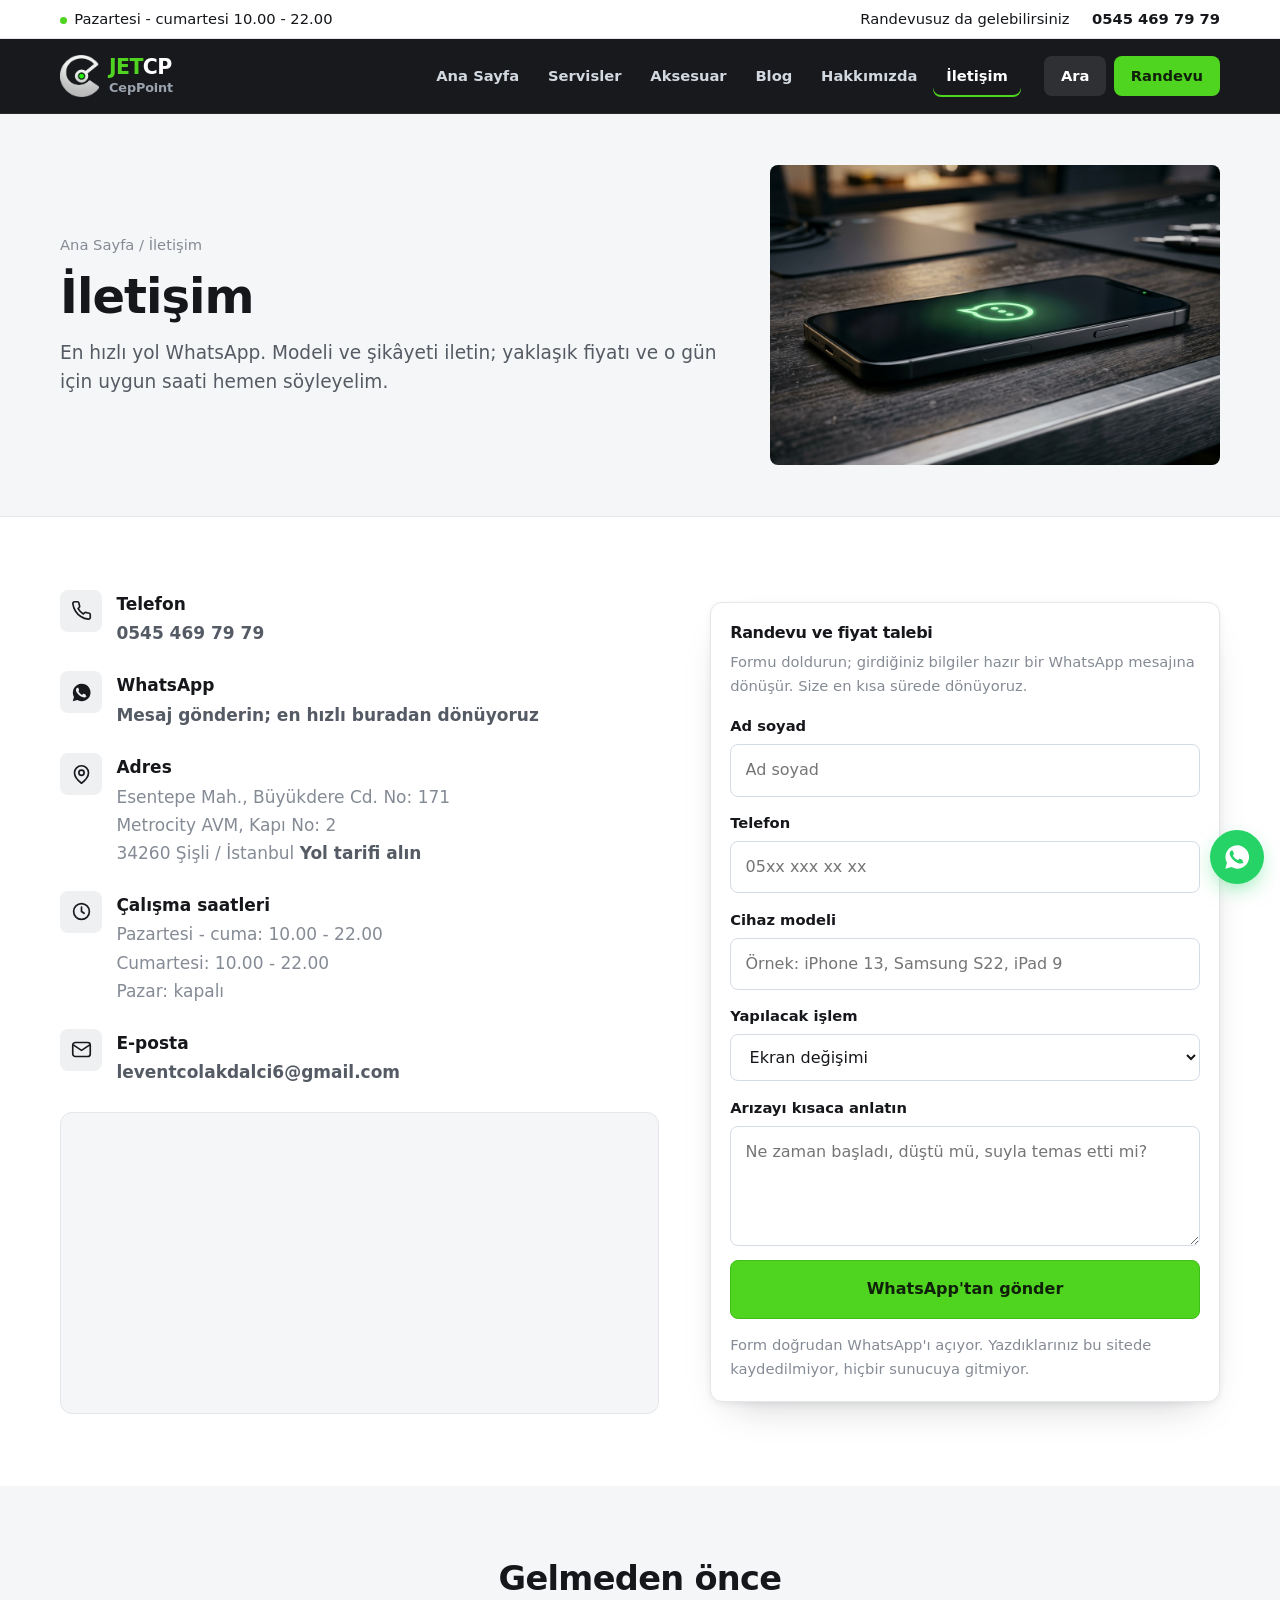
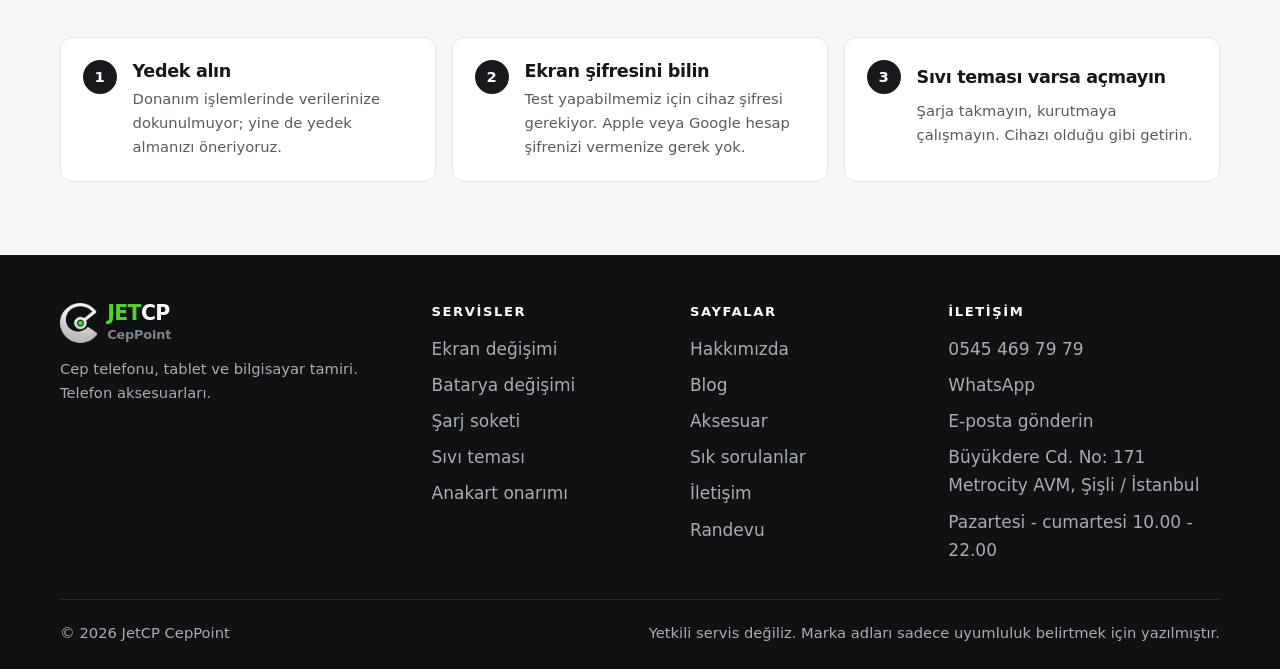
<file: iletisim.html>
<!DOCTYPE html>
<html lang="tr">
<head>
<meta charset="utf-8">
<meta name="viewport" content="width=device-width, initial-scale=1">
<title>İletişim ve Randevu | JetCP CepPoint</title>
<meta name="description" content="JetCP CepPoint iletişim bilgileri, çalışma saatleri ve randevu formu. WhatsApp: 0545 469 79 79.">
<meta name="theme-color" content="#17191d">
<link rel="icon" href="assets/img/favicon.svg" type="image/svg+xml">
<link rel="stylesheet" href="assets/css/style.css">
</head>
<body>

<div class="topbar">
  <div class="wrap">
    <span><span class="dot"></span>Pazartesi - cumartesi 10.00 - 22.00</span>
    <div class="topbar-items">
      <span class="hide-sm">Randevusuz da gelebilirsiniz</span>
      <a href="tel:+905454697979">0545 469 79 79</a>
    </div>
  </div>
</div>

<header class="site-header">
  <div class="wrap">
    <a class="brand" href="index.html" aria-label="JetCP CepPoint ana sayfa">
      <img class="brand-logo" src="assets/img/logo3d.png" alt="" width="385" height="420">
        <span class="brand-text">
          <span class="brand-name"><span class="g">JET</span>CP</span>
          <span class="brand-sub">CepPoint</span>
        </span>
    </a>
    <nav class="nav" id="site-nav" aria-label="Ana menü">
      <a href="index.html">Ana Sayfa</a>
      <a href="servisler.html">Servisler</a>
      <a href="aksesuar.html">Aksesuar</a>
      <a href="blog.html">Blog</a>
      <a href="hakkimizda.html">Hakkımızda</a>
      <a href="iletisim.html" aria-current="page">İletişim</a>
    </nav>
    <div class="header-cta">
      <a class="btn btn-ghost btn-sm" href="tel:+905454697979">Ara</a>
      <a class="btn btn-primary btn-sm" href="#randevu">Randevu</a>
      <button class="nav-toggle" type="button" aria-expanded="false" aria-controls="site-nav" aria-label="Menüyü aç"><span></span></button>
    </div>
  </div>
</header>

<main>

<div class="page-head">
  <div class="wrap">
    <div class="page-head-content">
      <p class="crumb"><a href="index.html">Ana Sayfa</a> / İletişim</p>
      <h1>İletişim</h1>
      <p class="lead mt-1 maxw">
        En hızlı yol WhatsApp. Modeli ve şikâyeti iletin; yaklaşık fiyatı ve o gün
        için uygun saati hemen söyleyelim.
      </p>
    </div>
    <img src="assets/img/iletisim_hero.jpg" alt="İletişim" class="page-head-img">
  </div>
</div>

<section>
  <div class="wrap">
    <div class="hero-grid">

      <div>
        <div class="grid" style="gap:1.5rem">
          <div class="contact-item">
            <span class="ic"><svg viewBox="0 0 24 24" fill="none" stroke="currentColor" stroke-width="1.9" stroke-linecap="round" stroke-linejoin="round"><path d="M22 16.9v3a2 2 0 0 1-2.2 2 19.8 19.8 0 0 1-8.6-3.1 19.5 19.5 0 0 1-6-6A19.8 19.8 0 0 1 2.1 4.2 2 2 0 0 1 4.1 2h3a2 2 0 0 1 2 1.7c.1 1 .4 1.9.7 2.8a2 2 0 0 1-.5 2.1L8.1 9.9a16 16 0 0 0 6 6l1.3-1.2a2 2 0 0 1 2.1-.5c.9.3 1.8.6 2.8.7a2 2 0 0 1 1.7 2z"/></svg></span>
            <div>
              <b>Telefon</b>
              <a href="tel:+905454697979">0545 469 79 79</a>
            </div>
          </div>

          <div class="contact-item">
            <span class="ic"><svg viewBox="0 0 24 24" fill="currentColor"><path d="M12 2a10 10 0 0 0-8.6 15L2 22l5.2-1.4A10 10 0 1 0 12 2zm5.8 14.2c-.2.7-1.4 1.3-2 1.4-.5.1-1.2.1-1.9-.1-.4-.1-1-.3-1.8-.6-3-1.3-5-4.4-5.2-4.6-.1-.2-1.2-1.6-1.2-3s.7-2.1 1-2.4c.2-.3.5-.4.7-.4h.5c.2 0 .4 0 .6.5l.8 2c.1.2.1.3 0 .5l-.4.5-.3.4c-.1.1-.2.3 0 .5.2.3.8 1.3 1.7 2.1 1.2 1 2.1 1.4 2.4 1.5.2.1.4.1.5-.1l.8-.9c.2-.2.3-.2.5-.1l2 1c.2.1.4.2.4.3.1.2.1.7-.1 1.5z"/></svg></span>
            <div>
              <b>WhatsApp</b>
              <a href="https://wa.me/905454697979" target="_blank" rel="noopener">Mesaj gönderin; en hızlı buradan dönüyoruz</a>
            </div>
          </div>

          <!-- ADRESİ BURAYA YAZIN -->
          <div class="contact-item">
            <span class="ic"><svg viewBox="0 0 24 24" fill="none" stroke="currentColor" stroke-width="1.9" stroke-linecap="round" stroke-linejoin="round"><path d="M20 10c0 6-8 12-8 12s-8-6-8-12a8 8 0 0 1 16 0z"/><circle cx="12" cy="10" r="3"/></svg></span>
            <div>
              <b>Adres</b>
              <span class="muted">
                Esentepe Mah., Büyükdere Cd. No: 171<br>
                Metrocity AVM, Kapı No: 2<br>
                34260 Şişli / İstanbul
              </span>
              <a href="https://www.google.com/maps/place//data=!4m2!3m1!1s0x14cab7251a5fc34b:0x55c447ad0d5f13d5" target="_blank" rel="noopener">Yol tarifi alın</a>
            </div>
          </div>

          <div class="contact-item">
            <span class="ic"><svg viewBox="0 0 24 24" fill="none" stroke="currentColor" stroke-width="1.9" stroke-linecap="round" stroke-linejoin="round"><circle cx="12" cy="12" r="9"/><path d="M12 7v5l3 2"/></svg></span>
            <div>
              <b>Çalışma saatleri</b>
              <span class="muted">
                Pazartesi - cuma: 10.00 - 22.00<br>
                Cumartesi: 10.00 - 22.00<br>
                Pazar: kapalı
              </span>
            </div>
          </div>

          <div class="contact-item">
            <span class="ic"><svg viewBox="0 0 24 24" fill="none" stroke="currentColor" stroke-width="1.9" stroke-linecap="round" stroke-linejoin="round"><rect x="2" y="4" width="20" height="16" rx="3"/><path d="m3 7 9 6 9-6"/></svg></span>
            <div>
              <b>E-posta</b>
              <a href="mailto:leventcolakdalci6@gmail.com">leventcolakdalci6@gmail.com</a>
            </div>
          </div>
        </div>

        <!-- HARİTA: Google Haritalar'daki JetCP CepPoint kaydı -->
        <div class="map-frame" style="margin-top:1.6rem">
          <iframe
            title="JetCP CepPoint - Metrocity AVM, Şişli haritası"
            src="https://maps.google.com/maps?q=CEPPOINT%2C%20B%C3%BCy%C3%BCkdere%20Cd.%20No%3A171%20Metrocity%20AVM%2C%2034260%20%C5%9Ei%C5%9Fli%2F%C4%B0stanbul&amp;z=17&amp;output=embed"
            loading="lazy" referrerpolicy="no-referrer-when-downgrade"
            allowfullscreen></iframe>
        </div>
      </div>

      <div class="hero-card" id="randevu">
        <h3>Randevu ve fiyat talebi</h3>
        <p class="muted t-sm" style="margin:.4rem 0 1rem">
          Formu doldurun; girdiğiniz bilgiler hazır bir WhatsApp mesajına dönüşür.
          Size en kısa sürede dönüyoruz.
        </p>

        <form class="form" id="randevu-form" novalidate>
          <div class="field">
            <label for="ad">Ad soyad</label>
            <input type="text" id="ad" name="ad" autocomplete="name" placeholder="Ad soyad" required>
          </div>

          <div class="field">
            <label for="telefon">Telefon</label>
            <input type="tel" id="telefon" name="telefon" autocomplete="tel" placeholder="05xx xxx xx xx" required>
          </div>

          <div class="field">
            <label for="cihaz">Cihaz modeli</label>
            <input type="text" id="cihaz" name="cihaz" placeholder="Örnek: iPhone 13, Samsung S22, iPad 9" required>
          </div>

          <div class="field">
            <label for="islem">Yapılacak işlem</label>
            <select id="islem" name="islem">
              <option>Ekran değişimi</option>
              <option>Batarya değişimi</option>
              <option>Şarj soketi / jak</option>
              <option>Kamera</option>
              <option>Sıvı teması</option>
              <option>Anakart onarımı</option>
              <option>Hoparlör / mikrofon</option>
              <option>Tuş ve butonlar</option>
              <option>Tablet ekranı</option>
              <option>Veri kurtarma</option>
              <option>Yazılım / güncelleme</option>
              <option>Mac / dizüstü / PC</option>
              <option>Aksesuar sorusu</option>
              <option>Bilmiyorum, arıza tespiti gerekiyor</option>
            </select>
          </div>

          <div class="field">
            <label for="mesaj">Arızayı kısaca anlatın</label>
            <textarea id="mesaj" name="mesaj" placeholder="Ne zaman başladı, düştü mü, suyla temas etti mi?"></textarea>
          </div>

          <button class="btn btn-primary btn-lg" type="submit">WhatsApp'tan gönder</button>

          <p class="form-note">
            Form doğrudan WhatsApp'ı açıyor. Yazdıklarınız bu sitede kaydedilmiyor,
            hiçbir sunucuya gitmiyor.
          </p>
        </form>
      </div>

    </div>
  </div>
</section>

<section class="section-soft">
  <div class="wrap">
    <div class="section-head center">
      <h2>Gelmeden önce</h2>
    </div>
    <div class="grid g-3">
      <div class="card step reveal">
        <span class="num">1</span>
        <h3>Yedek alın</h3>
        <p>Donanım işlemlerinde verilerinize dokunulmuyor; yine de yedek almanızı öneriyoruz.</p>
      </div>
      <div class="card step reveal">
        <span class="num">2</span>
        <h3>Ekran şifresini bilin</h3>
        <p>Test yapabilmemiz için cihaz şifresi gerekiyor. Apple veya Google hesap şifrenizi vermenize gerek yok.</p>
      </div>
      <div class="card step reveal">
        <span class="num">3</span>
        <h3>Sıvı teması varsa açmayın</h3>
        <p>Şarja takmayın, kurutmaya çalışmayın. Cihazı olduğu gibi getirin.</p>
      </div>
    </div>
  </div>
</section>

</main>

<footer class="site-footer">
  <div class="wrap">
    <div class="footer-grid">
      <div>
        <a class="brand" href="index.html" style="margin:0">
          <img class="brand-logo" src="assets/img/logo3d.png" alt="" width="385" height="420">
        <span class="brand-text">
          <span class="brand-name"><span class="g">JET</span>CP</span>
          <span class="brand-sub">CepPoint</span>
        </span>
        </a>
        <p>Cep telefonu, tablet ve bilgisayar tamiri. Telefon aksesuarları.</p>
      </div>
      <div>
        <h4>Servisler</h4>
        <ul>
          <li><a href="servisler.html#ekran">Ekran değişimi</a></li>
          <li><a href="servisler.html#batarya">Batarya değişimi</a></li>
          <li><a href="servisler.html#sarj">Şarj soketi</a></li>
          <li><a href="servisler.html#sivi">Sıvı teması</a></li>
          <li><a href="servisler.html#anakart">Anakart onarımı</a></li>
        </ul>
      </div>
      <div>
        <h4>Sayfalar</h4>
        <ul>
          <li><a href="hakkimizda.html">Hakkımızda</a></li>
          <li><a href="blog.html">Blog</a></li>
          <li><a href="aksesuar.html">Aksesuar</a></li>
          <li><a href="index.html#sss">Sık sorulanlar</a></li>
          <li><a href="iletisim.html">İletişim</a></li>
          <li><a href="iletisim.html#randevu">Randevu</a></li>
        </ul>
      </div>
      <div>
        <h4>İletişim</h4>
        <ul>
          <li><a href="tel:+905454697979">0545 469 79 79</a></li>
          <li><a href="https://wa.me/905454697979" target="_blank" rel="noopener">WhatsApp</a></li>
          <li><a href="mailto:leventcolakdalci6@gmail.com">E-posta gönderin</a></li>
          <li>Büyükdere Cd. No: 171<br>Metrocity AVM, Şişli / İstanbul</li>
          <li>Pazartesi - cumartesi 10.00 - 22.00</li>
        </ul>
      </div>
    </div>
    <div class="footer-bottom">
      <span>&copy; <span id="yil">2026</span> JetCP CepPoint</span>
      <span>Yetkili servis değiliz. Marka adları sadece uyumluluk belirtmek için yazılmıştır.</span>
    </div>
  </div>
</footer>

<a class="fab" href="https://wa.me/905454697979" target="_blank" rel="noopener" aria-label="WhatsApp ile yazın">
  <svg viewBox="0 0 24 24" fill="currentColor" aria-hidden="true"><path d="M12 2a10 10 0 0 0-8.6 15L2 22l5.2-1.4A10 10 0 1 0 12 2zm5.8 14.2c-.2.7-1.4 1.3-2 1.4-.5.1-1.2.1-1.9-.1-.4-.1-1-.3-1.8-.6-3-1.3-5-4.4-5.2-4.6-.1-.2-1.2-1.6-1.2-3s.7-2.1 1-2.4c.2-.3.5-.4.7-.4h.5c.2 0 .4 0 .6.5l.8 2c.1.2.1.3 0 .5l-.4.5-.3.4c-.1.1-.2.3 0 .5.2.3.8 1.3 1.7 2.1 1.2 1 2.1 1.4 2.4 1.5.2.1.4.1.5-.1l.8-.9c.2-.2.3-.2.5-.1l2 1c.2.1.4.2.4.3.1.2.1.7-.1 1.5z"/></svg>
</a>

<script src="assets/js/main.js"></script>
</body>
</html>
</file>
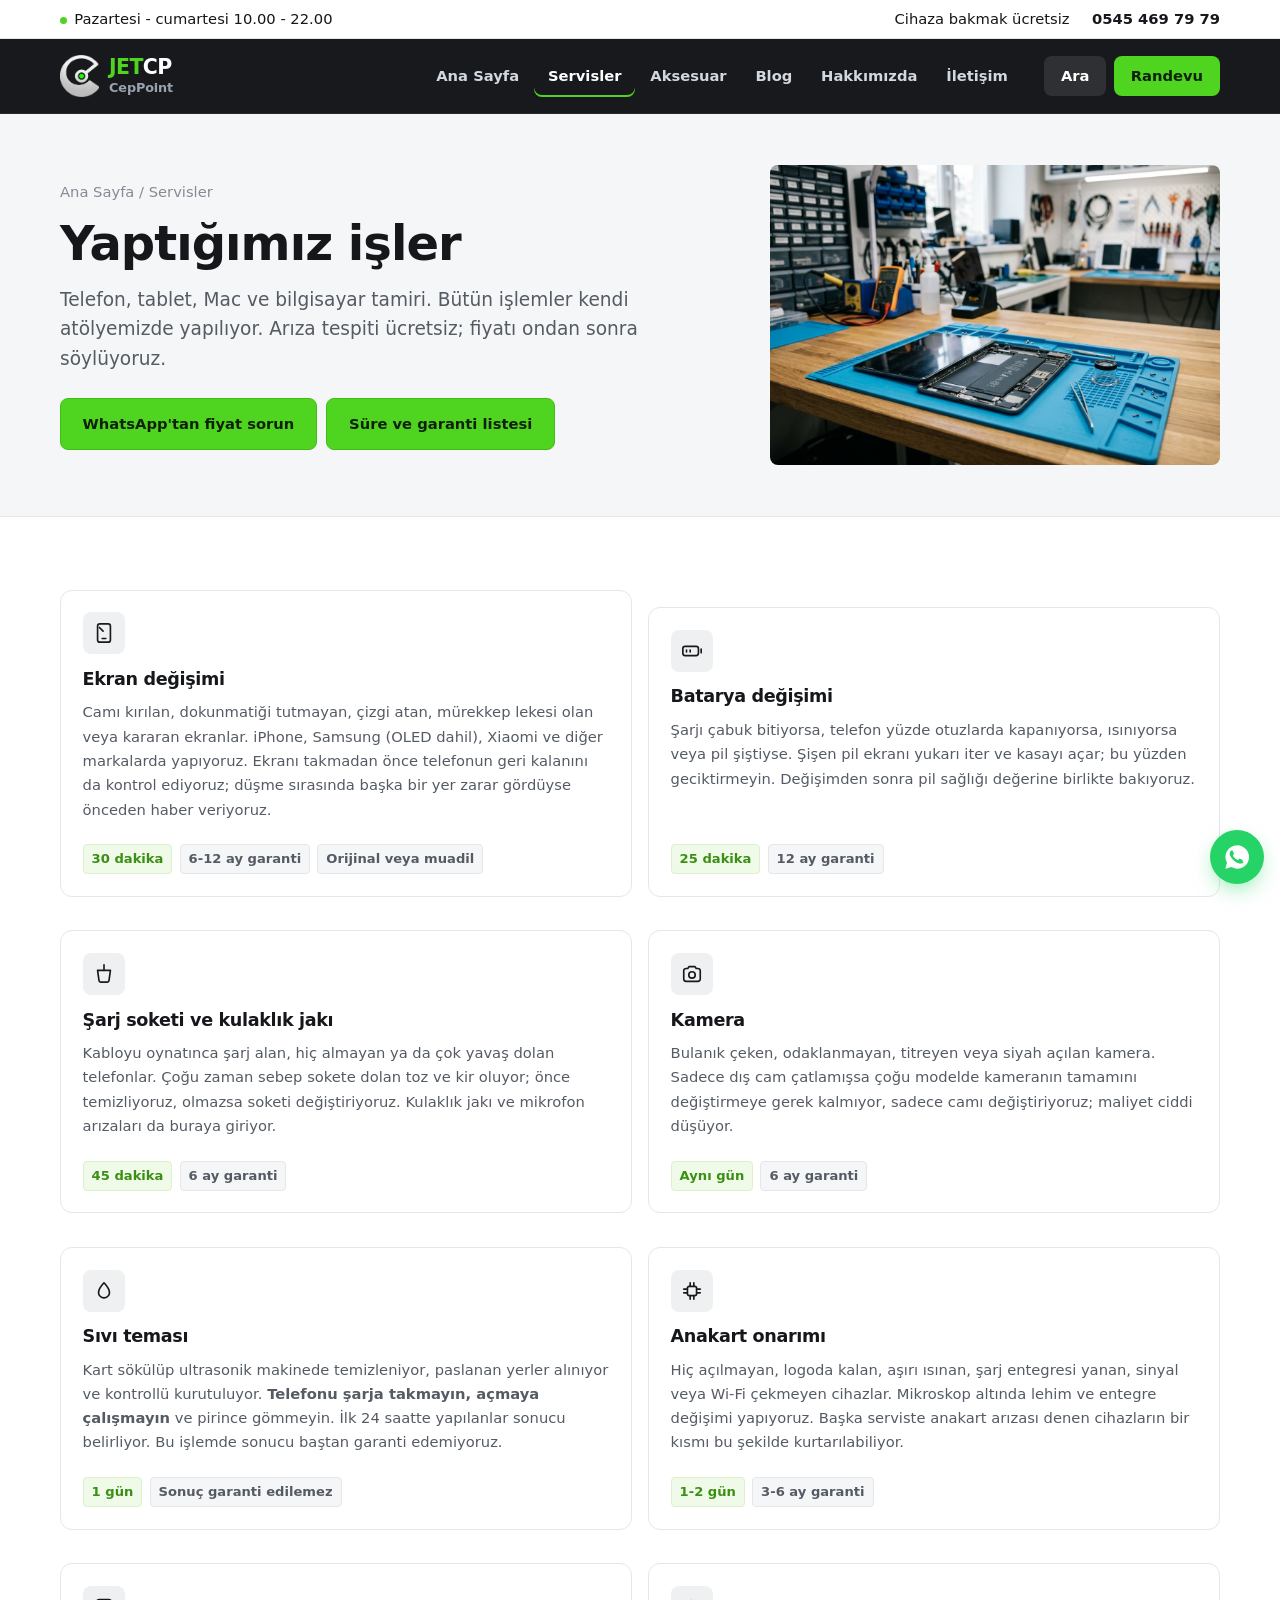
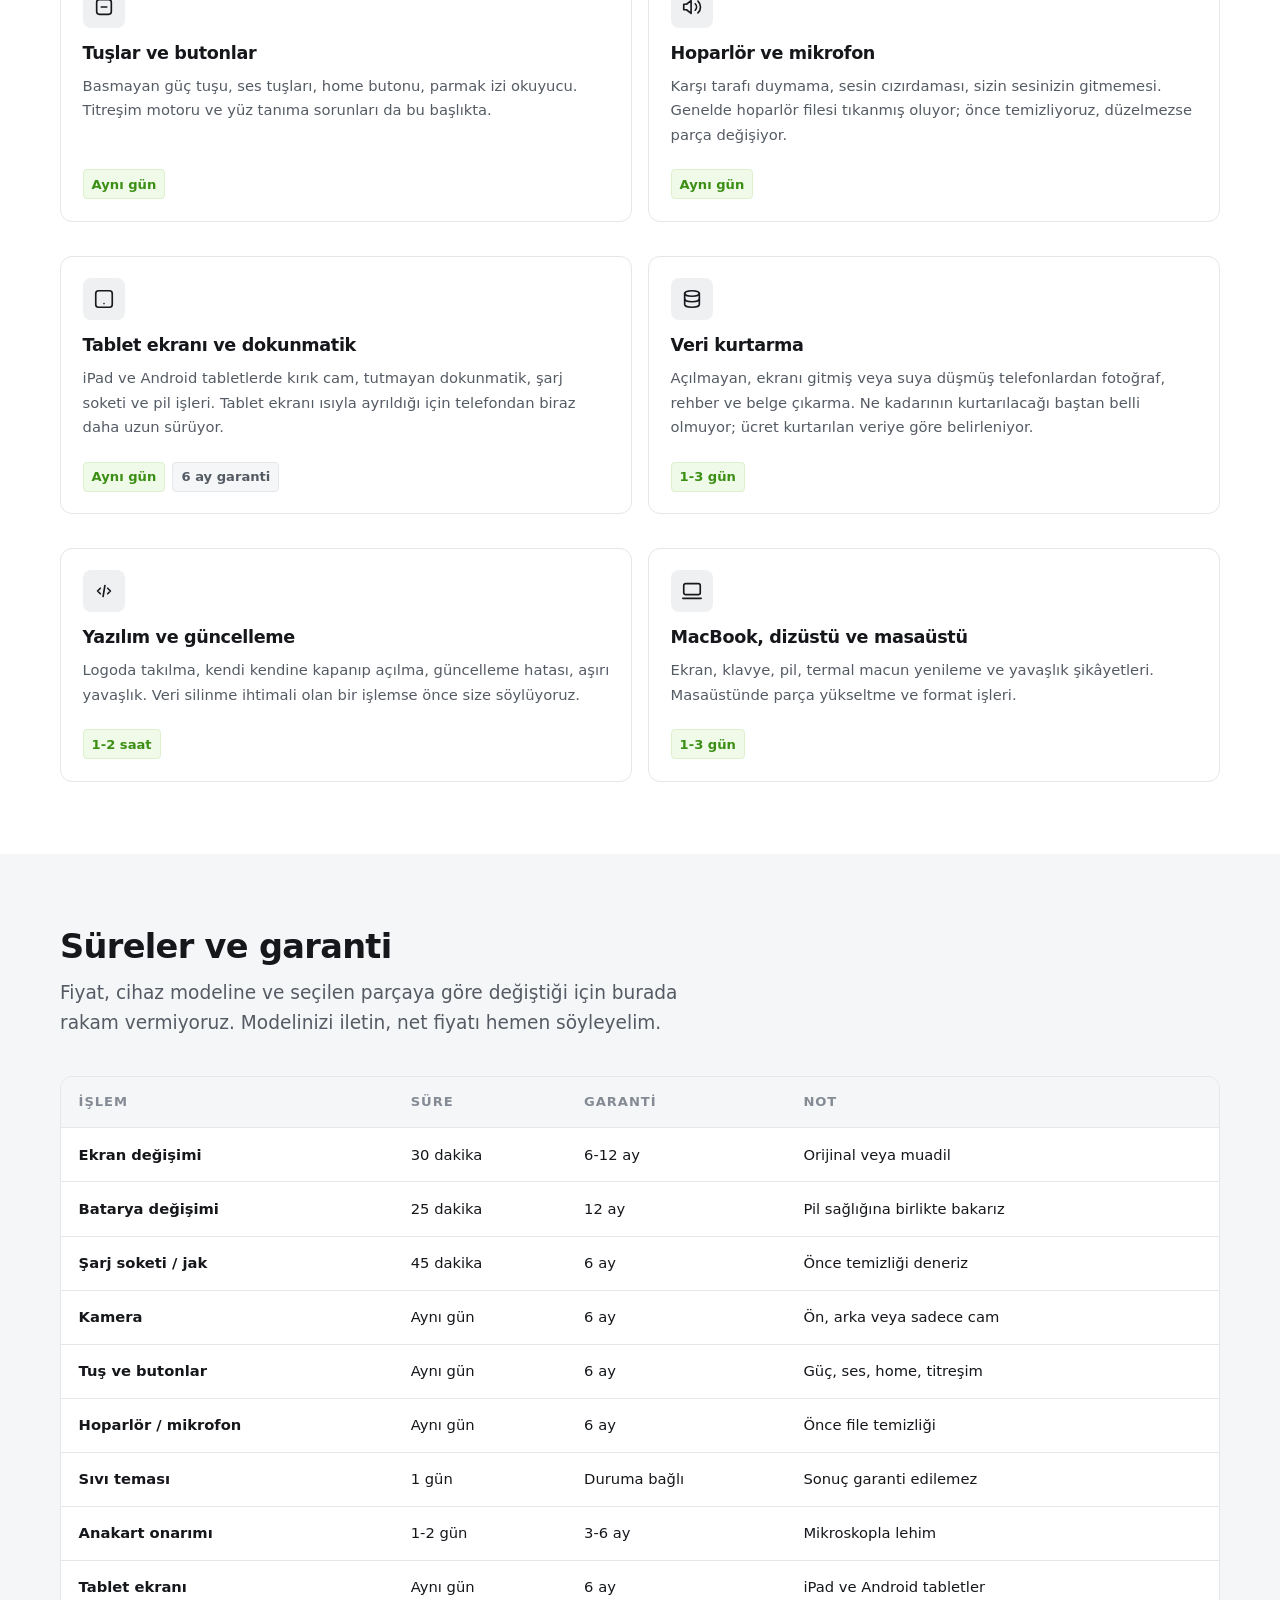
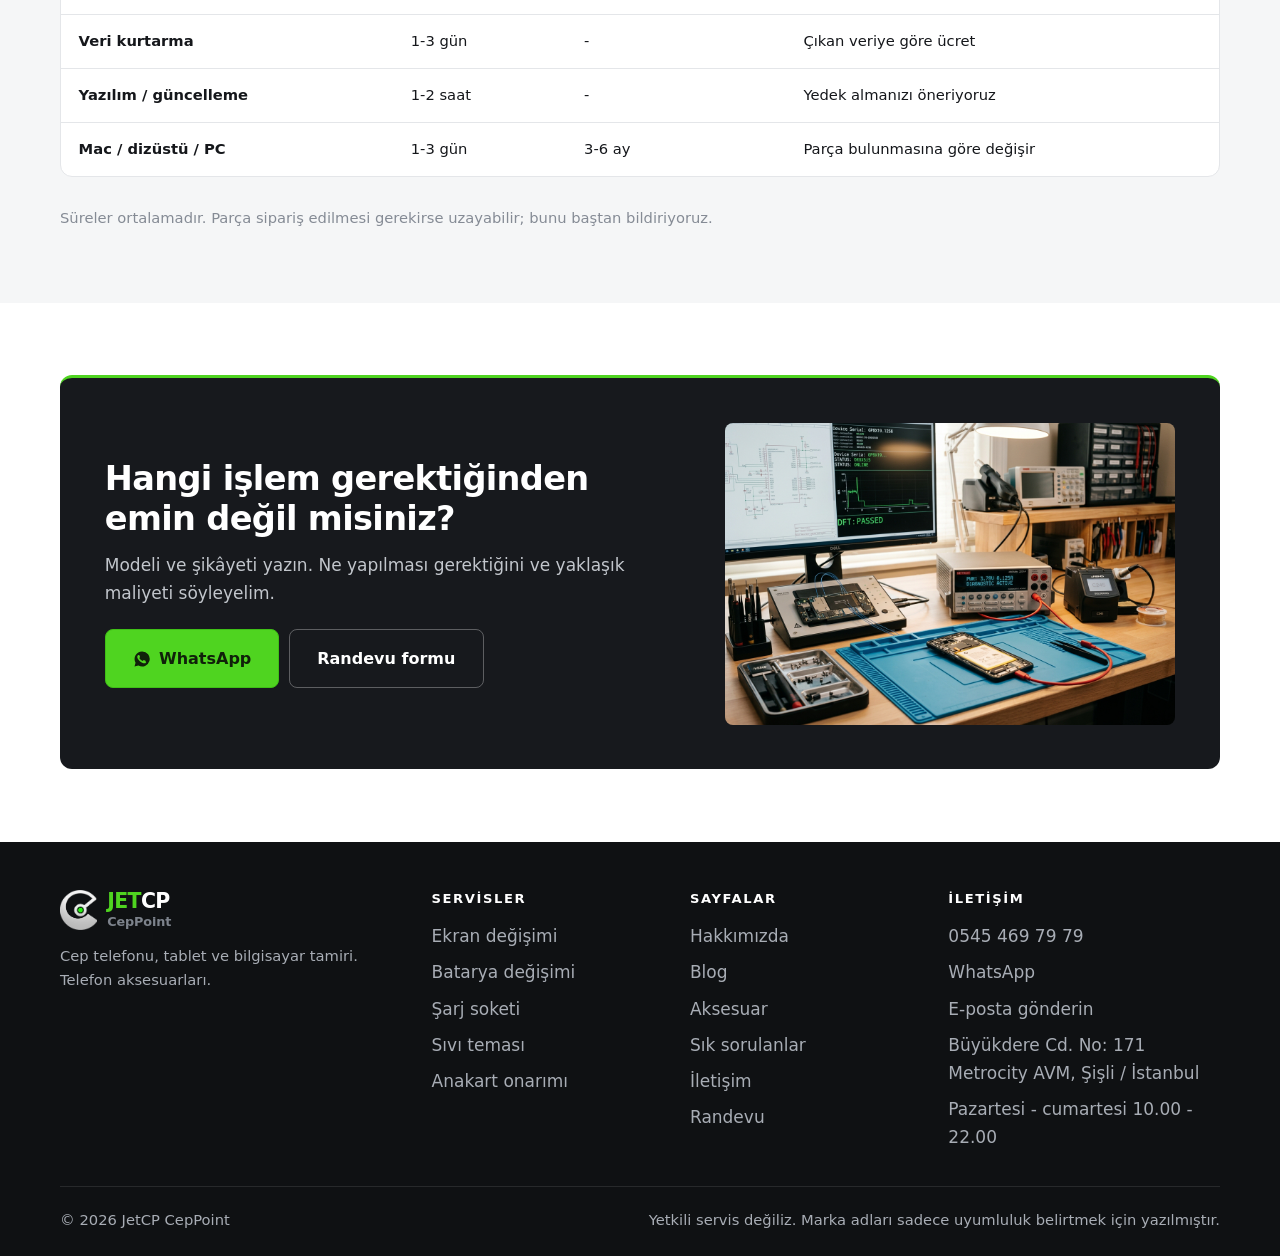
<file: servisler.html>
<!DOCTYPE html>
<html lang="tr">
<head>
<meta charset="utf-8">
<meta name="viewport" content="width=device-width, initial-scale=1">
<title>Servisler | JetCP CepPoint - Ekran, Batarya, Anakart Tamiri</title>
<meta name="description" content="Ekran değişimi, batarya, şarj soketi, kamera, suya düşen telefon, anakart tamiri, veri kurtarma, yazılım ve Mac/PC servisi. Süreler ve garanti listesi.">
<meta name="theme-color" content="#17191d">
<link rel="icon" href="assets/img/favicon.svg" type="image/svg+xml">
<link rel="stylesheet" href="assets/css/style.css">
</head>
<body>

<div class="topbar">
  <div class="wrap">
    <span><span class="dot"></span>Pazartesi - cumartesi 10.00 - 22.00</span>
    <div class="topbar-items">
      <span class="hide-sm">Cihaza bakmak ücretsiz</span>
      <a href="tel:+905454697979">0545 469 79 79</a>
    </div>
  </div>
</div>

<header class="site-header">
  <div class="wrap">
    <a class="brand" href="index.html" aria-label="JetCP CepPoint ana sayfa">
      <img class="brand-logo" src="assets/img/logo3d.png" alt="" width="385" height="420">
        <span class="brand-text">
          <span class="brand-name"><span class="g">JET</span>CP</span>
          <span class="brand-sub">CepPoint</span>
        </span>
    </a>
    <nav class="nav" id="site-nav" aria-label="Ana menü">
      <a href="index.html">Ana Sayfa</a>
      <a href="servisler.html" aria-current="page">Servisler</a>
      <a href="aksesuar.html">Aksesuar</a>
      <a href="blog.html">Blog</a>
      <a href="hakkimizda.html">Hakkımızda</a>
      <a href="iletisim.html">İletişim</a>
    </nav>
    <div class="header-cta">
      <a class="btn btn-ghost btn-sm" href="tel:+905454697979">Ara</a>
      <a class="btn btn-primary btn-sm" href="iletisim.html#randevu">Randevu</a>
      <button class="nav-toggle" type="button" aria-expanded="false" aria-controls="site-nav" aria-label="Menüyü aç"><span></span></button>
    </div>
  </div>
</header>

<main>

<div class="page-head">
  <div class="wrap">
    <div class="page-head-content">
      <p class="crumb"><a href="index.html">Ana Sayfa</a> / Servisler</p>
      <h1>Yaptığımız işler</h1>
      <p class="lead mt-1 maxw">
        Telefon, tablet, Mac ve bilgisayar tamiri. Bütün işlemler kendi atölyemizde
        yapılıyor. Arıza tespiti ücretsiz; fiyatı ondan sonra söylüyoruz.
      </p>
      <div class="hero-actions">
        <a class="btn btn-primary" href="https://wa.me/905454697979?text=Merhaba%2C%20telefonum%20i%C3%A7in%20fiyat%20%C3%B6%C4%9Frenmek%20istiyorum." target="_blank" rel="noopener">WhatsApp'tan fiyat sorun</a>
        <a class="btn btn-primary" href="#tablo">Süre ve garanti listesi</a>
      </div>
    </div>
    <img src="assets/img/services_work.jpg" alt="Teknik servis" class="page-head-img">
  </div>
</div>

<section>
  <div class="wrap">
    <div class="grid g-2">

      <article class="card hoverable reveal" id="ekran">
        <span class="ic"><svg viewBox="0 0 24 24" fill="none" stroke="currentColor" stroke-width="1.8" stroke-linecap="round" stroke-linejoin="round"><rect x="5" y="2" width="14" height="20" rx="2.5"/><path d="M10 18h4"/><path d="m7 6 4 4"/></svg></span>
        <h3>Ekran değişimi</h3>
        <p>
          Camı kırılan, dokunmatiği tutmayan, çizgi atan, mürekkep lekesi olan veya
          kararan ekranlar. iPhone, Samsung (OLED dahil), Xiaomi ve diğer markalarda
          yapıyoruz. Ekranı takmadan önce telefonun geri kalanını da kontrol ediyoruz;
          düşme sırasında başka bir yer zarar gördüyse önceden haber veriyoruz.
        </p>
        <span class="meta"><span class="tag">30 dakika</span><span class="tag gray">6-12 ay garanti</span><span class="tag gray">Orijinal veya muadil</span></span>
      </article>

      <article class="card hoverable reveal" id="batarya">
        <span class="ic"><svg viewBox="0 0 24 24" fill="none" stroke="currentColor" stroke-width="1.8" stroke-linecap="round" stroke-linejoin="round"><rect x="2" y="7" width="17" height="10" rx="2.5"/><path d="M22 10v4"/><path d="M6 11v2"/><path d="M10 11v2"/></svg></span>
        <h3>Batarya değişimi</h3>
        <p>
          Şarjı çabuk bitiyorsa, telefon yüzde otuzlarda kapanıyorsa, ısınıyorsa veya
          pil şiştiyse. Şişen pil ekranı yukarı iter ve kasayı açar; bu yüzden geciktirmeyin.
          Değişimden sonra pil sağlığı değerine birlikte bakıyoruz.
        </p>
        <span class="meta"><span class="tag">25 dakika</span><span class="tag gray">12 ay garanti</span></span>
      </article>

      <article class="card hoverable reveal" id="sarj">
        <span class="ic"><svg viewBox="0 0 24 24" fill="none" stroke="currentColor" stroke-width="1.8" stroke-linecap="round" stroke-linejoin="round"><path d="M12 2v6"/><path d="M5 8h14l-1.5 11a2 2 0 0 1-2 1.8h-7A2 2 0 0 1 6.5 19z"/></svg></span>
        <h3>Şarj soketi ve kulaklık jakı</h3>
        <p>
          Kabloyu oynatınca şarj alan, hiç almayan ya da çok yavaş dolan telefonlar.
          Çoğu zaman sebep sokete dolan toz ve kir oluyor; önce temizliyoruz, olmazsa
          soketi değiştiriyoruz. Kulaklık jakı ve mikrofon arızaları da buraya giriyor.
        </p>
        <span class="meta"><span class="tag">45 dakika</span><span class="tag gray">6 ay garanti</span></span>
      </article>

      <article class="card hoverable reveal" id="kamera">
        <span class="ic"><svg viewBox="0 0 24 24" fill="none" stroke="currentColor" stroke-width="1.8" stroke-linecap="round" stroke-linejoin="round"><path d="M3 8.5A2.5 2.5 0 0 1 5.5 6h1.9l1.3-2h6.6l1.3 2h1.9A2.5 2.5 0 0 1 21 8.5v9A2.5 2.5 0 0 1 18.5 20h-13A2.5 2.5 0 0 1 3 17.5z"/><circle cx="12" cy="13" r="3.5"/></svg></span>
        <h3>Kamera</h3>
        <p>
          Bulanık çeken, odaklanmayan, titreyen veya siyah açılan kamera. Sadece dış cam
          çatlamışsa çoğu modelde kameranın tamamını değiştirmeye gerek kalmıyor, sadece
          camı değiştiriyoruz; maliyet ciddi düşüyor.
        </p>
        <span class="meta"><span class="tag">Aynı gün</span><span class="tag gray">6 ay garanti</span></span>
      </article>

      <article class="card hoverable reveal" id="sivi">
        <span class="ic"><svg viewBox="0 0 24 24" fill="none" stroke="currentColor" stroke-width="1.8" stroke-linecap="round" stroke-linejoin="round"><path d="M12 3s6 6.5 6 10.5A6 6 0 0 1 6 13.5C6 9.5 12 3 12 3z"/></svg></span>
        <h3>Sıvı teması</h3>
        <p>
          Kart sökülüp ultrasonik makinede temizleniyor, paslanan yerler alınıyor ve
          kontrollü kurutuluyor. <b>Telefonu şarja takmayın, açmaya çalışmayın</b> ve
          pirince gömmeyin. İlk 24 saatte yapılanlar sonucu belirliyor. Bu işlemde sonucu baştan
          garanti edemiyoruz.
        </p>
        <span class="meta"><span class="tag">1 gün</span><span class="tag gray">Sonuç garanti edilemez</span></span>
      </article>

      <article class="card hoverable reveal" id="anakart">
        <span class="ic"><svg viewBox="0 0 24 24" fill="none" stroke="currentColor" stroke-width="1.8" stroke-linecap="round" stroke-linejoin="round"><rect x="7" y="7" width="10" height="10" rx="2"/><path d="M10 3v4M14 3v4M10 17v4M14 17v4M3 10h4M3 14h4M17 10h4M17 14h4"/></svg></span>
        <h3>Anakart onarımı</h3>
        <p>
          Hiç açılmayan, logoda kalan, aşırı ısınan, şarj entegresi yanan, sinyal veya
          Wi-Fi çekmeyen cihazlar. Mikroskop altında lehim ve entegre değişimi yapıyoruz.
          Başka serviste anakart arızası denen cihazların bir kısmı bu şekilde kurtarılabiliyor.
        </p>
        <span class="meta"><span class="tag">1-2 gün</span><span class="tag gray">3-6 ay garanti</span></span>
      </article>

      <article class="card hoverable reveal" id="tus">
        <span class="ic"><svg viewBox="0 0 24 24" fill="none" stroke="currentColor" stroke-width="1.8" stroke-linecap="round" stroke-linejoin="round"><rect x="4" y="4" width="16" height="16" rx="3"/><path d="M9 12h6"/></svg></span>
        <h3>Tuşlar ve butonlar</h3>
        <p>
          Basmayan güç tuşu, ses tuşları, home butonu, parmak izi okuyucu. Titreşim
          motoru ve yüz tanıma sorunları da bu başlıkta.
        </p>
        <span class="meta"><span class="tag">Aynı gün</span></span>
      </article>

      <article class="card hoverable reveal" id="ses">
        <span class="ic"><svg viewBox="0 0 24 24" fill="none" stroke="currentColor" stroke-width="1.8" stroke-linecap="round" stroke-linejoin="round"><path d="M11 5 6 9H3v6h3l5 4z"/><path d="M15.5 8.5a5 5 0 0 1 0 7"/><path d="M18.5 5.5a9 9 0 0 1 0 13"/></svg></span>
        <h3>Hoparlör ve mikrofon</h3>
        <p>
          Karşı tarafı duymama, sesin cızırdaması, sizin sesinizin gitmemesi. Genelde
          hoparlör filesi tıkanmış oluyor; önce temizliyoruz, düzelmezse parça değişiyor.
        </p>
        <span class="meta"><span class="tag">Aynı gün</span></span>
      </article>

      <article class="card hoverable reveal" id="tablet">
        <span class="ic"><svg viewBox="0 0 24 24" fill="none" stroke="currentColor" stroke-width="1.8" stroke-linecap="round" stroke-linejoin="round"><rect x="3" y="3" width="18" height="18" rx="3"/><path d="M12 17h.01"/></svg></span>
        <h3>Tablet ekranı ve dokunmatik</h3>
        <p>
          iPad ve Android tabletlerde kırık cam, tutmayan dokunmatik, şarj soketi ve pil
          işleri. Tablet ekranı ısıyla ayrıldığı için telefondan biraz daha uzun sürüyor.
        </p>
        <span class="meta"><span class="tag">Aynı gün</span><span class="tag gray">6 ay garanti</span></span>
      </article>

      <article class="card hoverable reveal" id="veri">
        <span class="ic"><svg viewBox="0 0 24 24" fill="none" stroke="currentColor" stroke-width="1.8" stroke-linecap="round" stroke-linejoin="round"><ellipse cx="12" cy="6" rx="8" ry="3"/><path d="M4 6v12c0 1.7 3.6 3 8 3s8-1.3 8-3V6"/><path d="M4 12c0 1.7 3.6 3 8 3s8-1.3 8-3"/></svg></span>
        <h3>Veri kurtarma</h3>
        <p>
          Açılmayan, ekranı gitmiş veya suya düşmüş telefonlardan fotoğraf, rehber ve
          belge çıkarma. Ne kadarının kurtarılacağı baştan belli olmuyor; ücret kurtarılan
          veriye göre belirleniyor.
        </p>
        <span class="meta"><span class="tag">1-3 gün</span></span>
      </article>

      <article class="card hoverable reveal" id="yazilim">
        <span class="ic"><svg viewBox="0 0 24 24" fill="none" stroke="currentColor" stroke-width="1.8" stroke-linecap="round" stroke-linejoin="round"><path d="m8 9-3 3 3 3"/><path d="m16 9 3 3-3 3"/><path d="m13 6-2 12"/></svg></span>
        <h3>Yazılım ve güncelleme</h3>
        <p>
          Logoda takılma, kendi kendine kapanıp açılma, güncelleme hatası, aşırı yavaşlık.
          Veri silinme ihtimali olan bir işlemse önce size söylüyoruz.
        </p>
        <span class="meta"><span class="tag">1-2 saat</span></span>
      </article>

      <article class="card hoverable reveal" id="macpc">
        <span class="ic"><svg viewBox="0 0 24 24" fill="none" stroke="currentColor" stroke-width="1.8" stroke-linecap="round" stroke-linejoin="round"><rect x="3" y="4" width="18" height="12" rx="2"/><path d="M2 20h20"/></svg></span>
        <h3>MacBook, dizüstü ve masaüstü</h3>
        <p>
          Ekran, klavye, pil, termal macun yenileme ve yavaşlık şikâyetleri. Masaüstünde
          parça yükseltme ve format işleri.
        </p>
        <span class="meta"><span class="tag">1-3 gün</span></span>
      </article>

    </div>
  </div>
</section>

<section class="section-soft" id="tablo">
  <div class="wrap">
    <div class="section-head">
      <h2>Süreler ve garanti</h2>
      <p class="lead">
        Fiyat, cihaz modeline ve seçilen parçaya göre değiştiği için burada rakam
        vermiyoruz. Modelinizi iletin, net fiyatı hemen söyleyelim.
      </p>
    </div>
    <div class="table-wrap reveal">
      <table>
        <thead><tr><th>İşlem</th><th>Süre</th><th>Garanti</th><th>Not</th></tr></thead>
        <tbody>
          <tr><td>Ekran değişimi</td><td>30 dakika</td><td>6-12 ay</td><td>Orijinal veya muadil</td></tr>
          <tr><td>Batarya değişimi</td><td>25 dakika</td><td>12 ay</td><td>Pil sağlığına birlikte bakarız</td></tr>
          <tr><td>Şarj soketi / jak</td><td>45 dakika</td><td>6 ay</td><td>Önce temizliği deneriz</td></tr>
          <tr><td>Kamera</td><td>Aynı gün</td><td>6 ay</td><td>Ön, arka veya sadece cam</td></tr>
          <tr><td>Tuş ve butonlar</td><td>Aynı gün</td><td>6 ay</td><td>Güç, ses, home, titreşim</td></tr>
          <tr><td>Hoparlör / mikrofon</td><td>Aynı gün</td><td>6 ay</td><td>Önce file temizliği</td></tr>
          <tr><td>Sıvı teması</td><td>1 gün</td><td>Duruma bağlı</td><td>Sonuç garanti edilemez</td></tr>
          <tr><td>Anakart onarımı</td><td>1-2 gün</td><td>3-6 ay</td><td>Mikroskopla lehim</td></tr>
          <tr><td>Tablet ekranı</td><td>Aynı gün</td><td>6 ay</td><td>iPad ve Android tabletler</td></tr>
          <tr><td>Veri kurtarma</td><td>1-3 gün</td><td>-</td><td>Çıkan veriye göre ücret</td></tr>
          <tr><td>Yazılım / güncelleme</td><td>1-2 saat</td><td>-</td><td>Yedek almanızı öneriyoruz</td></tr>
          <tr><td>Mac / dizüstü / PC</td><td>1-3 gün</td><td>3-6 ay</td><td>Parça bulunmasına göre değişir</td></tr>
        </tbody>
      </table>
    </div>
    <p class="form-note mt-2">
      Süreler ortalamadır. Parça sipariş edilmesi gerekirse uzayabilir; bunu baştan bildiriyoruz.
    </p>
  </div>
</section>

<section>
  <div class="wrap">
    <div class="cta-band reveal">
      <div class="cta-content">
        <h2>Hangi işlem gerektiğinden emin değil misiniz?</h2>
        <p>Modeli ve şikâyeti yazın. Ne yapılması gerektiğini ve yaklaşık maliyeti söyleyelim.</p>
        <div class="hero-actions">
          <a class="btn btn-primary btn-lg" href="https://wa.me/905454697979" target="_blank" rel="noopener">
            <svg class="ico" viewBox="0 0 24 24" fill="currentColor" aria-hidden="true"><path d="M12 2a10 10 0 0 0-8.6 15L2 22l5.2-1.4A10 10 0 1 0 12 2zm5.8 14.2c-.2.7-1.4 1.3-2 1.4-.5.1-1.2.1-1.9-.1-.4-.1-1-.3-1.8-.6-3-1.3-5-4.4-5.2-4.6-.1-.2-1.2-1.6-1.2-3s.7-2.1 1-2.4c.2-.3.5-.4.7-.4h.5c.2 0 .4 0 .6.5l.8 2c.1.2.1.3 0 .5l-.4.5-.3.4c-.1.1-.2.3 0 .5.2.3.8 1.3 1.7 2.1 1.2 1 2.1 1.4 2.4 1.5.2.1.4.1.5-.1l.8-.9c.2-.2.3-.2.5-.1l2 1c.2.1.4.2.4.3.1.2.1.7-.1 1.5z"/></svg>
            WhatsApp
          </a>
          <a class="btn btn-ghost btn-lg" href="iletisim.html#randevu">Randevu formu</a>
        </div>
      </div>
      <img src="assets/img/servisler_cta.jpg" alt="Teknik servis arıza tespiti" class="cta-img">
    </div>
  </div>
</section>

</main>

<footer class="site-footer">
  <div class="wrap">
    <div class="footer-grid">
      <div>
        <a class="brand" href="index.html" style="margin:0">
          <img class="brand-logo" src="assets/img/logo3d.png" alt="" width="385" height="420">
        <span class="brand-text">
          <span class="brand-name"><span class="g">JET</span>CP</span>
          <span class="brand-sub">CepPoint</span>
        </span>
        </a>
        <p>Cep telefonu, tablet ve bilgisayar tamiri. Telefon aksesuarları.</p>
      </div>
      <div>
        <h4>Servisler</h4>
        <ul>
          <li><a href="servisler.html#ekran">Ekran değişimi</a></li>
          <li><a href="servisler.html#batarya">Batarya değişimi</a></li>
          <li><a href="servisler.html#sarj">Şarj soketi</a></li>
          <li><a href="servisler.html#sivi">Sıvı teması</a></li>
          <li><a href="servisler.html#anakart">Anakart onarımı</a></li>
        </ul>
      </div>
      <div>
        <h4>Sayfalar</h4>
        <ul>
          <li><a href="hakkimizda.html">Hakkımızda</a></li>
          <li><a href="blog.html">Blog</a></li>
          <li><a href="aksesuar.html">Aksesuar</a></li>
          <li><a href="index.html#sss">Sık sorulanlar</a></li>
          <li><a href="iletisim.html">İletişim</a></li>
          <li><a href="iletisim.html#randevu">Randevu</a></li>
        </ul>
      </div>
      <div>
        <h4>İletişim</h4>
        <ul>
          <li><a href="tel:+905454697979">0545 469 79 79</a></li>
          <li><a href="https://wa.me/905454697979" target="_blank" rel="noopener">WhatsApp</a></li>
          <li><a href="mailto:leventcolakdalci6@gmail.com">E-posta gönderin</a></li>
          <li>Büyükdere Cd. No: 171<br>Metrocity AVM, Şişli / İstanbul</li>
          <li>Pazartesi - cumartesi 10.00 - 22.00</li>
        </ul>
      </div>
    </div>
    <div class="footer-bottom">
      <span>&copy; <span id="yil">2026</span> JetCP CepPoint</span>
      <span>Yetkili servis değiliz. Marka adları sadece uyumluluk belirtmek için yazılmıştır.</span>
    </div>
  </div>
</footer>

<a class="fab" href="https://wa.me/905454697979" target="_blank" rel="noopener" aria-label="WhatsApp ile yazın">
  <svg viewBox="0 0 24 24" fill="currentColor" aria-hidden="true"><path d="M12 2a10 10 0 0 0-8.6 15L2 22l5.2-1.4A10 10 0 1 0 12 2zm5.8 14.2c-.2.7-1.4 1.3-2 1.4-.5.1-1.2.1-1.9-.1-.4-.1-1-.3-1.8-.6-3-1.3-5-4.4-5.2-4.6-.1-.2-1.2-1.6-1.2-3s.7-2.1 1-2.4c.2-.3.5-.4.7-.4h.5c.2 0 .4 0 .6.5l.8 2c.1.2.1.3 0 .5l-.4.5-.3.4c-.1.1-.2.3 0 .5.2.3.8 1.3 1.7 2.1 1.2 1 2.1 1.4 2.4 1.5.2.1.4.1.5-.1l.8-.9c.2-.2.3-.2.5-.1l2 1c.2.1.4.2.4.3.1.2.1.7-.1 1.5z"/></svg>
</a>

<script src="assets/js/main.js"></script>
</body>
</html>
</file>
<file: assets/css/style.css>
/* ============================================================
   JetCP CepPoint
   1. Degiskenler  2. Reset  3. Tipografi  4. Butonlar
   5. Header/Menu  6. Hero  7. Bolumler  8. Kartlar
   9. Tablo/SSS   10. Footer 11. Yardimcilar 12. Responsive
   ============================================================ */

/* 1. Degiskenler ------------------------------------------- */
:root{
  /* ana renk: tabeladaki gibi siyaha yakin antrasit + beyaz.
     yesil sadece logo ve kucuk vurgularda kullanilir. */
  --dark:#17191d;
  --dark-2:#0f1113;
  --dark-soft:#eef0f1;

  --lime:#4fd420;          /* tabeladaki parlak yesil */
  --lime-ink:#3a8f14;      /* beyaz uzerinde okunur yesil */
  --lime-soft:#f0fae8;

  --ink:#15171b;
  --ink-2:#555b64;
  --ink-3:#858b95;

  --bg:#ffffff;
  --bg-soft:#f5f6f7;
  --bg-soft-2:#fafafb;
  --line:#e4e6e9;

  /* tipografi olcekleri - sayfalarda tek tek font-size yazilmaz,
     bu degerler kullanilir */
  --fs-xs:.82rem;
  --fs-sm:.92rem;
  --fs-md:1rem;
  --fs-lg:1.09rem;

  --radius:12px;
  --radius-sm:8px;
  --shadow:0 1px 2px rgba(21,23,27,.05);
  --shadow-lg:0 2px 6px rgba(21,23,27,.06), 0 18px 40px -22px rgba(21,23,27,.28);
  --wrap:1160px;
  --ease:cubic-bezier(.2,.7,.3,1);
}

/* 2. Reset -------------------------------------------------- */
*,*::before,*::after{box-sizing:border-box}
html{-webkit-text-size-adjust:100%; scroll-behavior:smooth; scroll-padding-top:96px}
body{
  margin:0; background:var(--bg); color:var(--ink);
  font-family:"Segoe UI",system-ui,-apple-system,"Helvetica Neue",Arial,sans-serif;
  font-size:17px; line-height:1.65;
  -webkit-font-smoothing:antialiased;
}
img,svg{max-width:100%; display:block}
a{color:inherit; text-decoration:none}
button{font:inherit}
ul{margin:0; padding:0; list-style:none}
:focus-visible{outline:3px solid var(--lime); outline-offset:2px; border-radius:4px}

/* 3. Tipografi ----------------------------------------------
   Tek bir olcek: h1 > h2 > h3 > lead > govde > kucuk.
   Sistem yazi tipleri sadece 400/600/700 agirligini duzgun
   basar, ara degerler kullanilmaz. */
h1,h2,h3,h4{margin:0; font-weight:700; letter-spacing:-.02em}
h1{font-size:clamp(2rem,1.35rem + 2.4vw,3rem); line-height:1.14}
h2{font-size:clamp(1.5rem,1.15rem + 1.4vw,2.1rem); line-height:1.2}
h3{font-size:1.1rem; line-height:1.35}
h4{font-size:1rem; line-height:1.4}
p{margin:0}
.lead{font-size:clamp(1.03rem,1rem + .3vw,1.16rem); line-height:1.6; color:var(--ink-2)}
.muted{color:var(--ink-3)}
.t-sm{font-size:var(--fs-sm)}
.t-xs{font-size:var(--fs-xs)}
b,strong{font-weight:600}
mark{background:rgba(79,212,32,.28); color:inherit; padding:0 .08em; border-radius:2px}

/* 4. Butonlar ----------------------------------------------- */
.btn{
  display:inline-flex; align-items:center; justify-content:center; gap:.5rem;
  padding:.82rem 1.35rem; border-radius:var(--radius-sm); border:1px solid transparent;
  font-weight:600; font-size:var(--fs-sm); cursor:pointer; white-space:nowrap;
  transition:background .15s, color .15s, border-color .15s, box-shadow .15s;
}
/* birincil buton: tabeladaki parlak yesil + siyah yazi */
.btn-primary{background:var(--lime); color:#10210a; border-color:#3fbf16}
.btn-primary:hover{background:#43c216; border-color:#33a010}
.btn-dark{background:var(--dark); color:#fff}
.btn-dark:hover{background:var(--dark-2)}
.btn-ghost{background:#fff; color:var(--ink); border-color:#d7dade}
.btn-ghost:hover{border-color:var(--dark); background:var(--bg-soft)}
.btn-wa{background:#fff; color:var(--ink); border-color:#d7dade}
.btn-wa:hover{border-color:#25d366; background:#f7fdf9}
.btn-wa .ico{color:#25d366}
.btn-sm{padding:.55rem 1rem; font-size:var(--fs-sm)}
.btn-lg{padding:.95rem 1.7rem; font-size:var(--fs-md)}
.btn .ico{width:18px; height:18px; flex:none}

/* 5. Header / Menu ------------------------------------------ */
/* ust serit: beyaz zemin, koyu yazi (yesil nokta duruyor) */
.topbar{background:#fff; color:var(--ink); font-size:var(--fs-sm); border-bottom:1px solid var(--line)}
.topbar .wrap{display:flex; gap:1.4rem; align-items:center; justify-content:space-between; min-height:38px; flex-wrap:wrap}
.topbar a{color:var(--ink); font-weight:600}
.topbar .dot{width:7px;height:7px;border-radius:50%;background:var(--lime);display:inline-block;margin-right:.45rem}
.topbar-items{display:flex; gap:1.4rem; align-items:center; flex-wrap:wrap}

/* baslik seridi koyu: gumus logo ancak koyu zeminde okunuyor */
.site-header{position:sticky; top:0; z-index:60; background:var(--dark); border-bottom:1px solid rgba(255,255,255,.08)}
.site-header .brand-name{color:#fff}
.site-header .brand-name .g{color:var(--lime)}
.site-header .brand-sub{color:#9ba3ae}
/* koyu baslikta butonlar: "Ara" yumusak dolgulu, "Randevu" yesil vurgulu */
.site-header .btn-ghost{background:rgba(255,255,255,.1); color:#fff; border-color:transparent}
.site-header .btn-ghost:hover{background:rgba(255,255,255,.18); border-color:transparent}
.site-header .btn-primary{border-color:transparent}
.site-header .btn-primary:hover{background:#5ade2e}
.site-header .btn{height:40px; padding-block:0}
.site-header .nav-toggle{background:transparent; border-color:rgba(255,255,255,.25)}
.site-header .nav-toggle span,
.site-header .nav-toggle span::before,
.site-header .nav-toggle span::after{background:#fff}
.site-header .nav-toggle[aria-expanded="true"] span{background:transparent}
.site-header .wrap{display:flex; align-items:center; gap:1.4rem; min-height:74px}
.brand{display:flex; align-items:center; gap:.65rem; margin-right:auto}
/* logo: gumus 3D isaret, arka plan yok */
.brand-logo{height:42px; width:auto; display:block; flex:none}
.site-footer .brand-logo{height:40px}
.brand-text{display:flex; flex-direction:column; line-height:1}
.brand-name{font-weight:700; font-size:1.28rem; letter-spacing:-.03em}
.brand-name .g{color:var(--lime-ink)}
.brand-sub{font-size:.8rem; letter-spacing:-.01em; color:var(--ink-3); margin-top:.3rem; font-weight:600}

.nav{display:flex; align-items:center; gap:.1rem}
.nav a{
  padding:.55rem .85rem; border-radius:var(--radius-sm); font-weight:600; font-size:var(--fs-sm); color:#d2d8e0;
  transition:background .15s, color .15s;
}
.nav a:hover{background:rgba(255,255,255,.1); color:#fff}
.nav a[aria-current="page"]{color:#fff; box-shadow:inset 0 -2px 0 var(--lime)}
.header-cta{display:flex; align-items:center; gap:.45rem}

.nav-toggle{
  display:none; width:42px; height:42px; border-radius:var(--radius-sm); border:1px solid var(--line);
  background:#fff; align-items:center; justify-content:center; cursor:pointer;
}
.nav-toggle span{display:block; width:18px; height:2px; background:var(--ink); border-radius:2px; position:relative; transition:.2s}
.nav-toggle span::before,.nav-toggle span::after{content:""; position:absolute; left:0; width:18px; height:2px; background:var(--ink); border-radius:2px; transition:.2s}
.nav-toggle span::before{top:-6px} .nav-toggle span::after{top:6px}
.nav-toggle[aria-expanded="true"] span{background:transparent}
.nav-toggle[aria-expanded="true"] span::before{top:0; transform:rotate(45deg)}
.nav-toggle[aria-expanded="true"] span::after{top:0; transform:rotate(-45deg)}

/* 6. Hero --------------------------------------------------- */
.hero{background:linear-gradient(180deg,var(--bg-soft) 0%, #fff 88%); border-bottom:1px solid var(--line)}
.hero .wrap{padding-top:clamp(2.2rem,1rem + 4vw,3.6rem); padding-bottom:clamp(2rem,1rem + 3.4vw,3.2rem)}
.hero-grid{display:grid; grid-template-columns:1.08fr .92fr; gap:clamp(1.6rem,1rem + 3vw,3.2rem); align-items:center}
.hero h1{margin-bottom:1rem}
.hero .lead{max-width:54ch}
.hero-actions{display:flex; gap:.6rem; flex-wrap:wrap; margin-top:1.5rem}
.hero-note{display:flex; align-items:flex-start; gap:.5rem; margin-top:1rem; font-size:var(--fs-sm); color:var(--ink-3)}

/* hero yan kart */
.hero-card{background:#fff; border:1px solid var(--line); border-radius:var(--radius); padding:1.2rem; box-shadow:var(--shadow-lg)}
.hero-card h3{font-size:1rem}
.hero-card .row{display:flex; align-items:center; gap:.85rem; padding:.8rem .2rem}
.hero-card .row + .row{border-top:1px solid var(--line)}
.hero-card .ic{width:40px; height:40px; flex:none; border-radius:var(--radius-sm); display:grid; place-items:center; background:var(--bg-soft); color:var(--dark)}
.hero-card .ic svg{width:21px;height:21px}
.hero-card .time{margin-left:auto; font-weight:700; font-size:var(--fs-sm); color:var(--dark); white-space:nowrap}
.hero-card .foot{
  margin-top:.9rem; padding-top:.9rem; border-top:1px solid var(--line);
  font-size:var(--fs-sm); color:var(--ink-3); display:flex; align-items:center; gap:.5rem;
}
.hero-card .foot b{color:var(--ink); font-size:var(--fs-md)}

/* istatistik seridi */
.stats{border-bottom:1px solid var(--line); background:#fff}
.stats .wrap{display:grid; grid-template-columns:repeat(4,1fr); padding-block:1.4rem}
.stat{text-align:center; padding-inline:.8rem}
.stat + .stat{border-left:1px solid var(--line)}
.stat b{display:block; font-size:clamp(1.35rem,1.1rem + 1vw,1.75rem); letter-spacing:-.035em; line-height:1.2}
.stat span{font-size:var(--fs-sm); color:var(--ink-3)}

/* 7. Bolumler ----------------------------------------------- */
.wrap{width:min(100% - 2.4rem, var(--wrap)); margin-inline:auto}
section{padding-block:clamp(2.6rem,1.8rem + 3.4vw,4.6rem)}
.section-soft{background:var(--bg-soft)}
.section-head{max-width:62ch; margin-bottom:clamp(1.6rem,1rem + 1.8vw,2.4rem)}
.section-head.center{margin-inline:auto; text-align:center}
.section-head h2 + p{margin-top:.7rem}
.eyebrow{
  display:block; font-size:var(--fs-xs); font-weight:700; letter-spacing:.13em; text-transform:uppercase;
  color:var(--lime-ink); margin-bottom:.55rem;
}

.grid{display:grid; gap:1rem}
.g-2{grid-template-columns:repeat(2,1fr)}
.g-3{grid-template-columns:repeat(3,1fr)}
.g-4{grid-template-columns:repeat(4,1fr)}

/* 8. Kartlar ------------------------------------------------ */
.card{
  background:#fff; border:1px solid var(--line); border-radius:var(--radius); padding:1.35rem;
  transition:border-color .15s, box-shadow .15s;
  display:flex; flex-direction:column; gap:.55rem;
}
a.card:hover, .card.hoverable:hover{border-color:#c9ccd2; box-shadow:var(--shadow-lg)}
.card .ic{
  width:42px; height:42px; border-radius:var(--radius-sm); display:grid; place-items:center; margin-bottom:.3rem;
  background:var(--dark-soft); color:var(--dark);
}
.card .ic svg{width:22px; height:22px}
.card p{color:var(--ink-2); font-size:var(--fs-sm)}
.card .meta{margin-top:auto; padding-top:.85rem; display:flex; align-items:center; gap:.45rem; flex-wrap:wrap}
.tag{
  background:var(--lime-soft); color:var(--lime-ink); padding:.2rem .5rem; border-radius:4px;
  font-size:var(--fs-xs); font-weight:700; border:1px solid #dcf0cc;
}
.tag.gray{background:var(--bg-soft); color:var(--ink-2); border-color:var(--line)}

/* adim kartlari */
.step{display:grid; grid-template-columns:auto 1fr; gap:.2rem 1rem; align-items:start}
.step .num{
  grid-row:span 2; width:34px; height:34px; border-radius:50%;
  display:grid; place-items:center; background:var(--dark); color:#fff; font-weight:700; font-size:var(--fs-sm);
}
.step h3{align-self:center}

/* marka listesi */
.brands{display:flex; flex-wrap:wrap; gap:.4rem .9rem; justify-content:center; color:var(--ink-2)}
.brands li{font-weight:600; font-size:var(--fs-md)}
.brands li + li::before{content:"·"; margin-right:.9rem; color:var(--ink-3)}

/* ozellik listesi */
.checks{display:grid; gap:.9rem}
.checks li{display:flex; gap:.7rem; align-items:flex-start; color:var(--ink-2)}
.checks svg{width:20px; height:20px; flex:none; color:var(--lime-ink); margin-top:.2rem}
.checks b{color:var(--ink)}

/* yorum karti */
.review .stars{color:#e8a33d; letter-spacing:.08em; font-size:var(--fs-sm)}
.review .who{display:flex; align-items:center; gap:.65rem; margin-top:auto; padding-top:.9rem}
.review .av{width:36px;height:36px;border-radius:50%; background:var(--dark-soft); color:var(--dark); display:grid; place-items:center; font-weight:700; font-size:var(--fs-sm)}
.review .who span{font-size:var(--fs-xs); color:var(--ink-3); display:block}

/* CTA bandi */
.cta-band{background:var(--dark); color:#fff; border-radius:var(--radius); padding:clamp(1.6rem,1.1rem + 2.4vw,2.8rem); border-top:3px solid var(--lime); display: flex; align-items: center; justify-content: space-between; gap: 2rem; overflow: hidden;}
.cta-content{flex: 1;}
.cta-img{width: 100%; max-width: 450px; border-radius: var(--radius-sm); object-fit: cover;}
@media (max-width: 860px) {
  .cta-band{flex-direction: column-reverse; align-items: stretch;}
  .cta-img{max-width: 100%;}
}
.cta-band h2{max-width:22ch}
.cta-band p{color:#c2c6cc; margin-top:.7rem; max-width:54ch}
.cta-band .hero-actions{margin-top:1.4rem}
.cta-band .btn-ghost{background:transparent; color:#fff; border-color:rgba(255,255,255,.3)}
.cta-band .btn-ghost:hover{background:rgba(255,255,255,.1); border-color:#fff}
.cta-band .btn-wa{background:#fff; color:var(--ink); border-color:#fff}

/* iletisim kutulari */
.contact-item{display:flex; gap:.9rem; align-items:flex-start}
.contact-item .ic{width:42px;height:42px;border-radius:var(--radius-sm);display:grid;place-items:center;background:var(--dark-soft);color:var(--dark);flex:none}
.contact-item .ic svg{width:21px;height:21px}
.contact-item b{display:block; margin-bottom:.1rem}
.contact-item a{color:var(--ink-2); font-weight:600}
.contact-item a:hover{color:var(--dark)}
.map-frame{border:1px solid var(--line); border-radius:var(--radius); overflow:hidden; min-height:300px; background:var(--bg-soft); display:grid; place-items:center; text-align:center}
.map-frame > div{padding:2rem}
.map-frame iframe{width:100%; height:100%; min-height:300px; border:0; display:block}

/* form */
.form{display:grid; gap:.9rem}
.field{display:grid; gap:.35rem}
.field label{font-size:var(--fs-sm); font-weight:600}
.field input,.field select,.field textarea{
  width:100%; padding:.75rem .9rem; border:1px solid #d5dce6; border-radius:var(--radius-sm);
  background:#fff; color:var(--ink); font:inherit; font-size:var(--fs-md); transition:border-color .15s, box-shadow .15s;
}
.field textarea{min-height:120px; resize:vertical}
.field input:focus,.field select:focus,.field textarea:focus{
  outline:none; border-color:var(--dark); box-shadow:0 0 0 3px rgba(0,0,0,.14);
}
.form-note{font-size:var(--fs-sm); color:var(--ink-3)}


/* blog yazilari: uzun satir okumayi zorlastirdigi icin metin genisligi sinirli */
article.card > p, article.card > ul{max-width:74ch}
article.card h2{font-size:clamp(1.35rem,1.1rem + 1vw,1.75rem)}
article.card + article.card{margin-top:1.1rem}

/* 9. Tablo / SSS -------------------------------------------- */
.table-wrap{overflow-x:auto; border:1px solid var(--line); border-radius:var(--radius); background:#fff}
table{width:100%; border-collapse:collapse; min-width:560px}
th,td{padding:.9rem 1.1rem; text-align:left; border-bottom:1px solid var(--line); font-size:var(--fs-sm)}
th{background:var(--bg-soft); font-size:var(--fs-xs); text-transform:uppercase; letter-spacing:.07em; color:var(--ink-3); font-weight:700}
tbody tr:last-child td{border-bottom:0}
tbody tr:hover{background:var(--bg-soft-2)}
td:first-child{font-weight:600}

.faq{display:grid; gap:.6rem; max-width:820px; margin-inline:auto}
.faq details{background:#fff; border:1px solid var(--line); border-radius:var(--radius-sm); overflow:hidden}
.faq summary{padding:1rem 1.2rem; cursor:pointer; font-weight:600; display:flex; align-items:center; gap:1rem; list-style:none}
.faq summary::-webkit-details-marker{display:none}
.faq summary::after{content:"+"; margin-left:auto; font-size:1.35rem; font-weight:400; color:var(--lime-ink); transition:transform .2s}
.faq details[open] summary::after{transform:rotate(45deg)}
.faq details p{padding:0 1.2rem 1.15rem; color:var(--ink-2); font-size:var(--fs-md)}

/* 10. Footer ------------------------------------------------ */
.site-footer{background:var(--dark-2); color:#a8adb5; padding-block:3rem 1.5rem}
.site-footer .brand-name{color:#fff}
.site-footer .brand-name .g{color:var(--lime)}
.site-footer .brand-sub{color:#7d838c}
.footer-grid{display:grid; grid-template-columns:1.5fr 1fr 1fr 1.2fr; gap:2rem}
.site-footer h4{color:#fff; font-size:var(--fs-xs); text-transform:uppercase; letter-spacing:.12em; margin-bottom:.9rem}
.site-footer a{color:#a8adb5}
.site-footer a:hover{color:var(--lime)}
.site-footer li + li{margin-top:.5rem}
.site-footer p{font-size:var(--fs-sm); margin-top:.9rem}
.footer-bottom{
  border-top:1px solid rgba(255,255,255,.1); margin-top:2.2rem; padding-top:1.3rem;
  display:flex; justify-content:space-between; gap:1rem; flex-wrap:wrap; font-size:var(--fs-sm);
}

/* 11. Yardimcilar ------------------------------------------- */
.fab{
  position:fixed; right:16px; bottom:16px; z-index:70; width:54px; height:54px; border-radius:50%;
  background:#25d366; color:#fff; display:grid; place-items:center; box-shadow:0 8px 22px -6px rgba(37,211,102,.6);
}
.fab svg{width:28px;height:28px}
.sr-only{position:absolute;width:1px;height:1px;padding:0;margin:-1px;overflow:hidden;clip:rect(0 0 0 0);white-space:nowrap;border:0}
.center{text-align:center}
.mt-1{margin-top:.9rem}
.mt-2{margin-top:1.8rem}
.maxw{max-width:60ch}

/* alt sayfa basligi */
.page-head{background:var(--bg-soft); border-bottom:1px solid var(--line); padding-block:clamp(2rem,1.4rem + 2.4vw,3.2rem)}
.page-head .wrap{display: flex; align-items: center; justify-content: space-between; gap: 2rem;}
.page-head-content{flex: 1;}
.page-head-img{width: 100%; max-width: 450px; border-radius: var(--radius-sm); object-fit: cover; aspect-ratio: 3/2;}
@media (max-width: 860px) {
  .page-head .wrap{flex-direction: column-reverse; align-items: stretch;}
  .page-head-img{max-width: 100%;}
}
.crumb{font-size:var(--fs-sm); color:var(--ink-3); margin-bottom:.7rem}
.crumb a:hover{color:var(--dark)}

/* Kaydirmayla belirme: tamamen CSS, JS'e bagli degil.
   Destekleyen tarayicilarda scroll ile calisir, digerlerinde
   icerik dogrudan gorunur kalir. */
@keyframes rise{from{opacity:0; transform:translateY(14px)} to{opacity:1; transform:none}}
@media (prefers-reduced-motion:no-preference){
  @supports (animation-timeline:view()){
    .reveal{animation:rise linear both; animation-timeline:view(); animation-range:entry 0% cover 18%}
  }
}

/* 12. Responsive -------------------------------------------- */
@media (max-width:1000px){
  .hero-grid{grid-template-columns:1fr}
  .hero-card{order:-1}
  .g-4{grid-template-columns:repeat(2,1fr)}
  .footer-grid{grid-template-columns:1fr 1fr}
}
@media (max-width:860px){
  .nav{
    position:fixed; inset:70px 0 auto 0; flex-direction:column; align-items:stretch; gap:.15rem;
    background:var(--dark); border-bottom:1px solid rgba(255,255,255,.08); padding:.7rem 1.2rem 1.1rem;
    box-shadow:var(--shadow-lg); display:none;
  }
  .nav.open{display:flex}
  .nav a{padding:.75rem .85rem; font-size:1rem}
  .nav-toggle{display:flex}
  .header-cta .btn-ghost{display:none}
  .topbar-items .hide-sm{display:none}
}
@media (max-width:720px){
  .g-2,.g-3{grid-template-columns:1fr}
  .stats .wrap{grid-template-columns:repeat(2,1fr); gap:1.2rem 0}
  .stat:nth-child(3){border-left:0}
  body{font-size:16px}
}
@media (max-width:520px){
  .g-4{grid-template-columns:1fr}
  .footer-grid{grid-template-columns:1fr}
  .stat + .stat{border-left:0}
}
@media (prefers-reduced-motion:reduce){
  *{animation:none !important; transition:none !important; scroll-behavior:auto !important}
}

/* 13. Blog Kartlari (Resimli) ------------------------------- */
.blog-card {
  display: grid;
  grid-template-columns: 1fr 340px;
  gap: 2rem;
  align-items: center;
}
.blog-card-content {
  display: flex;
  flex-direction: column;
  gap: .55rem;
}
.blog-card-img {
  width: 100%;
  height: 100%;
  max-height: 280px;
  object-fit: cover;
  border-radius: var(--radius-sm);
  box-shadow: var(--shadow);
}
@media (max-width: 900px) {
  .blog-card {
    grid-template-columns: 1fr;
    gap: 1.5rem;
  }
  .blog-card-img {
    max-height: 300px;
    order: -1;
  }
}
</file>
